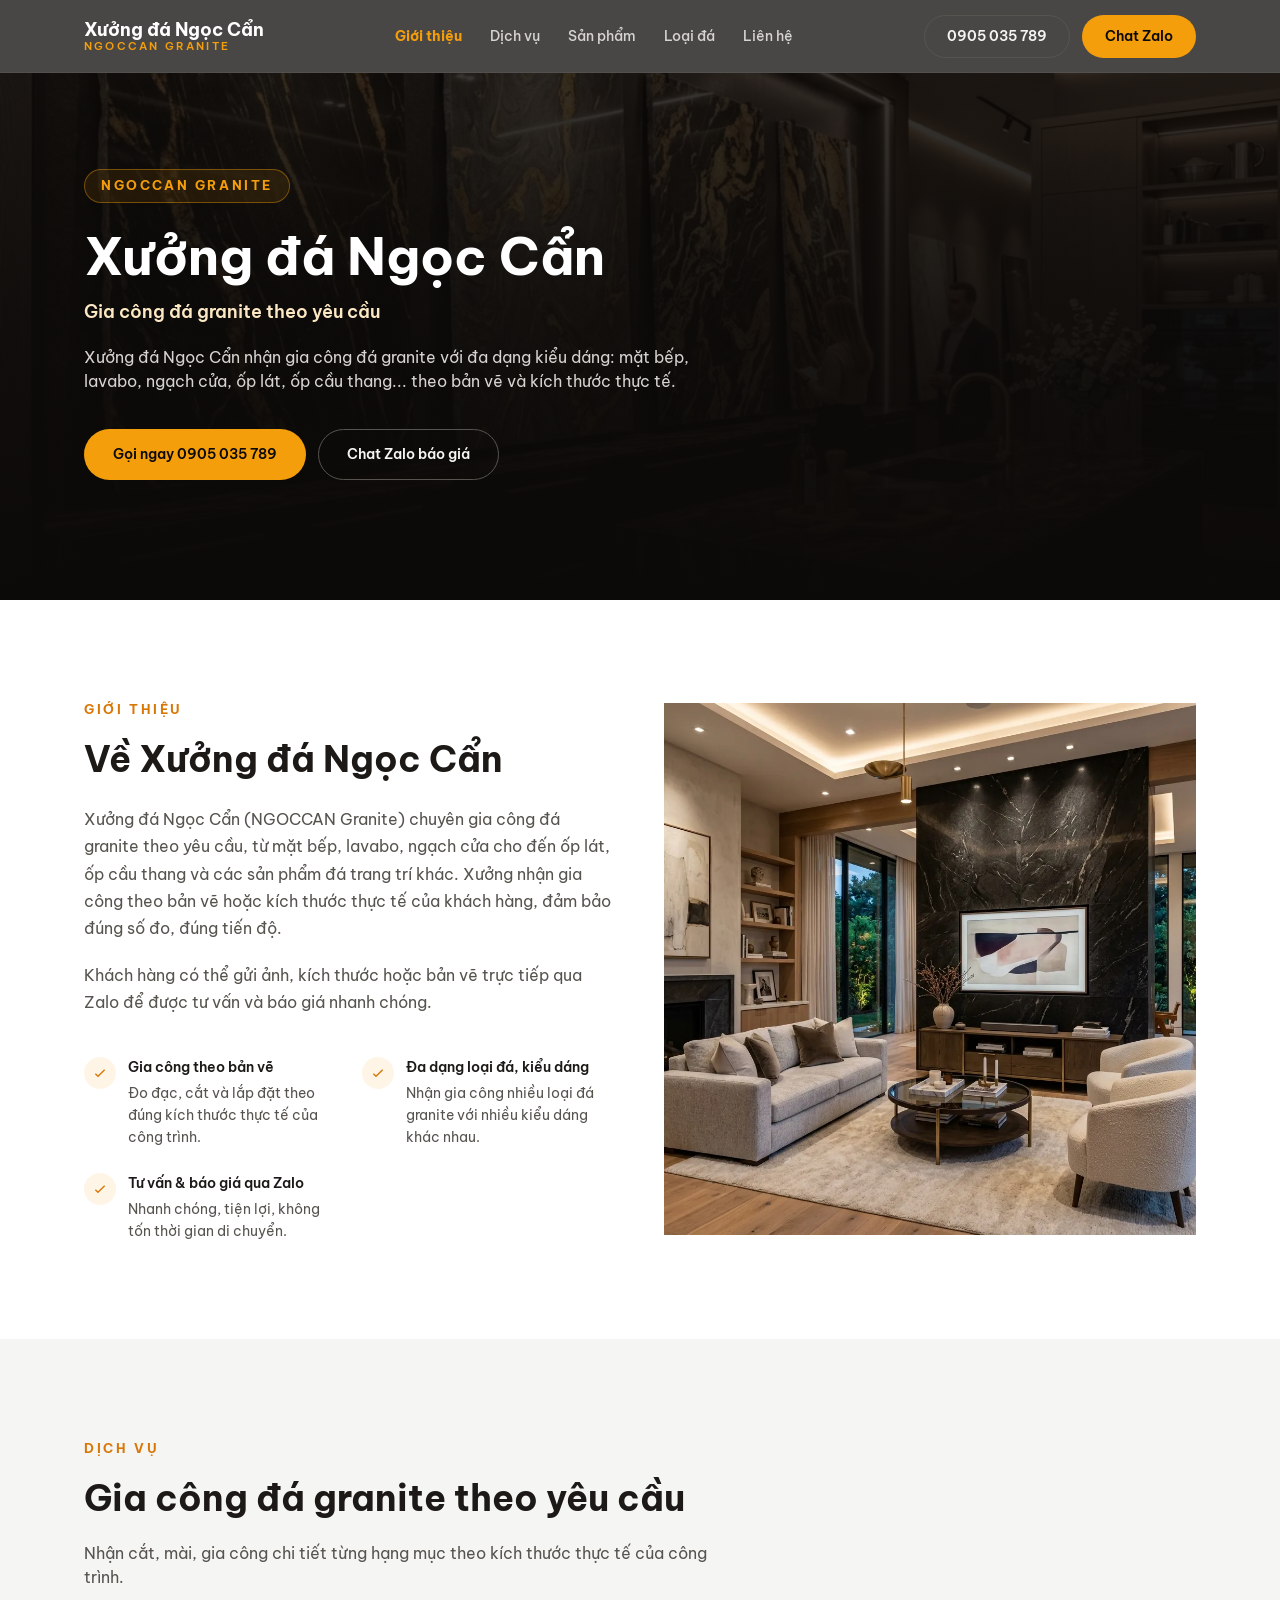
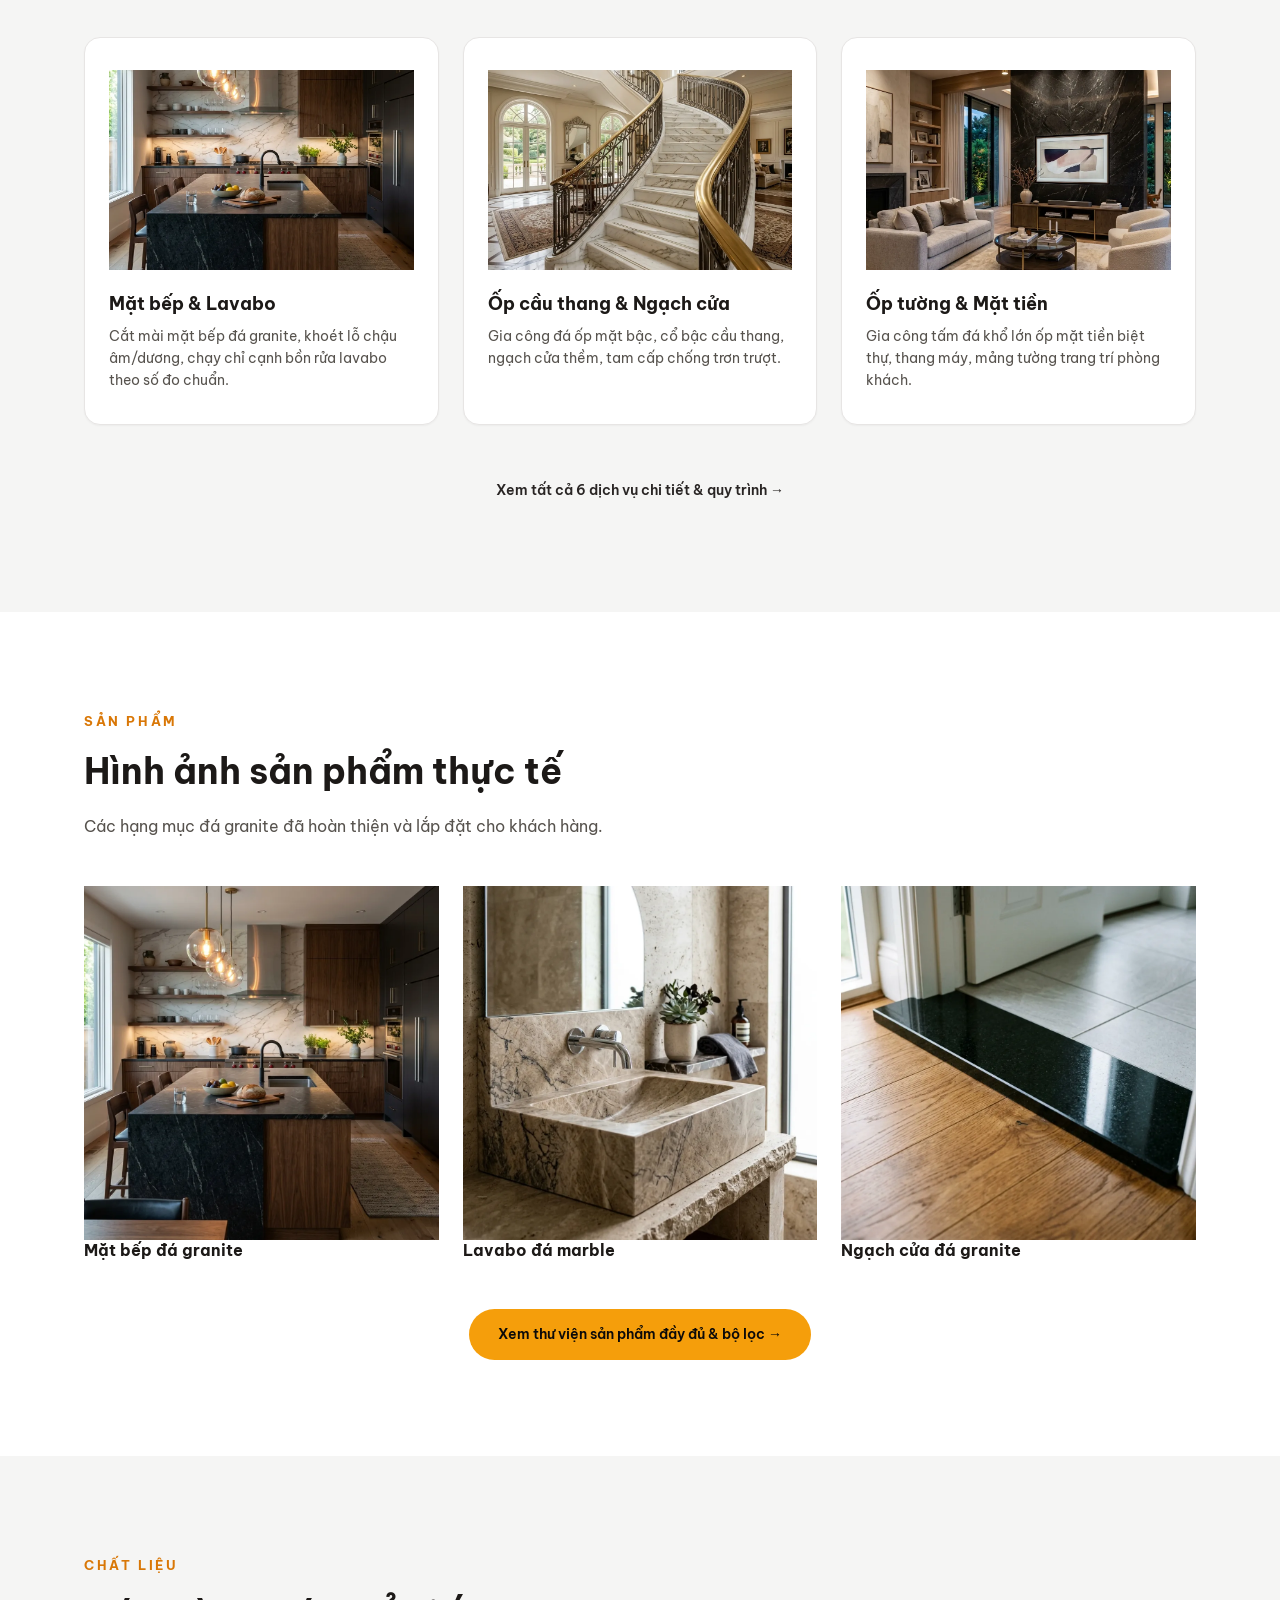
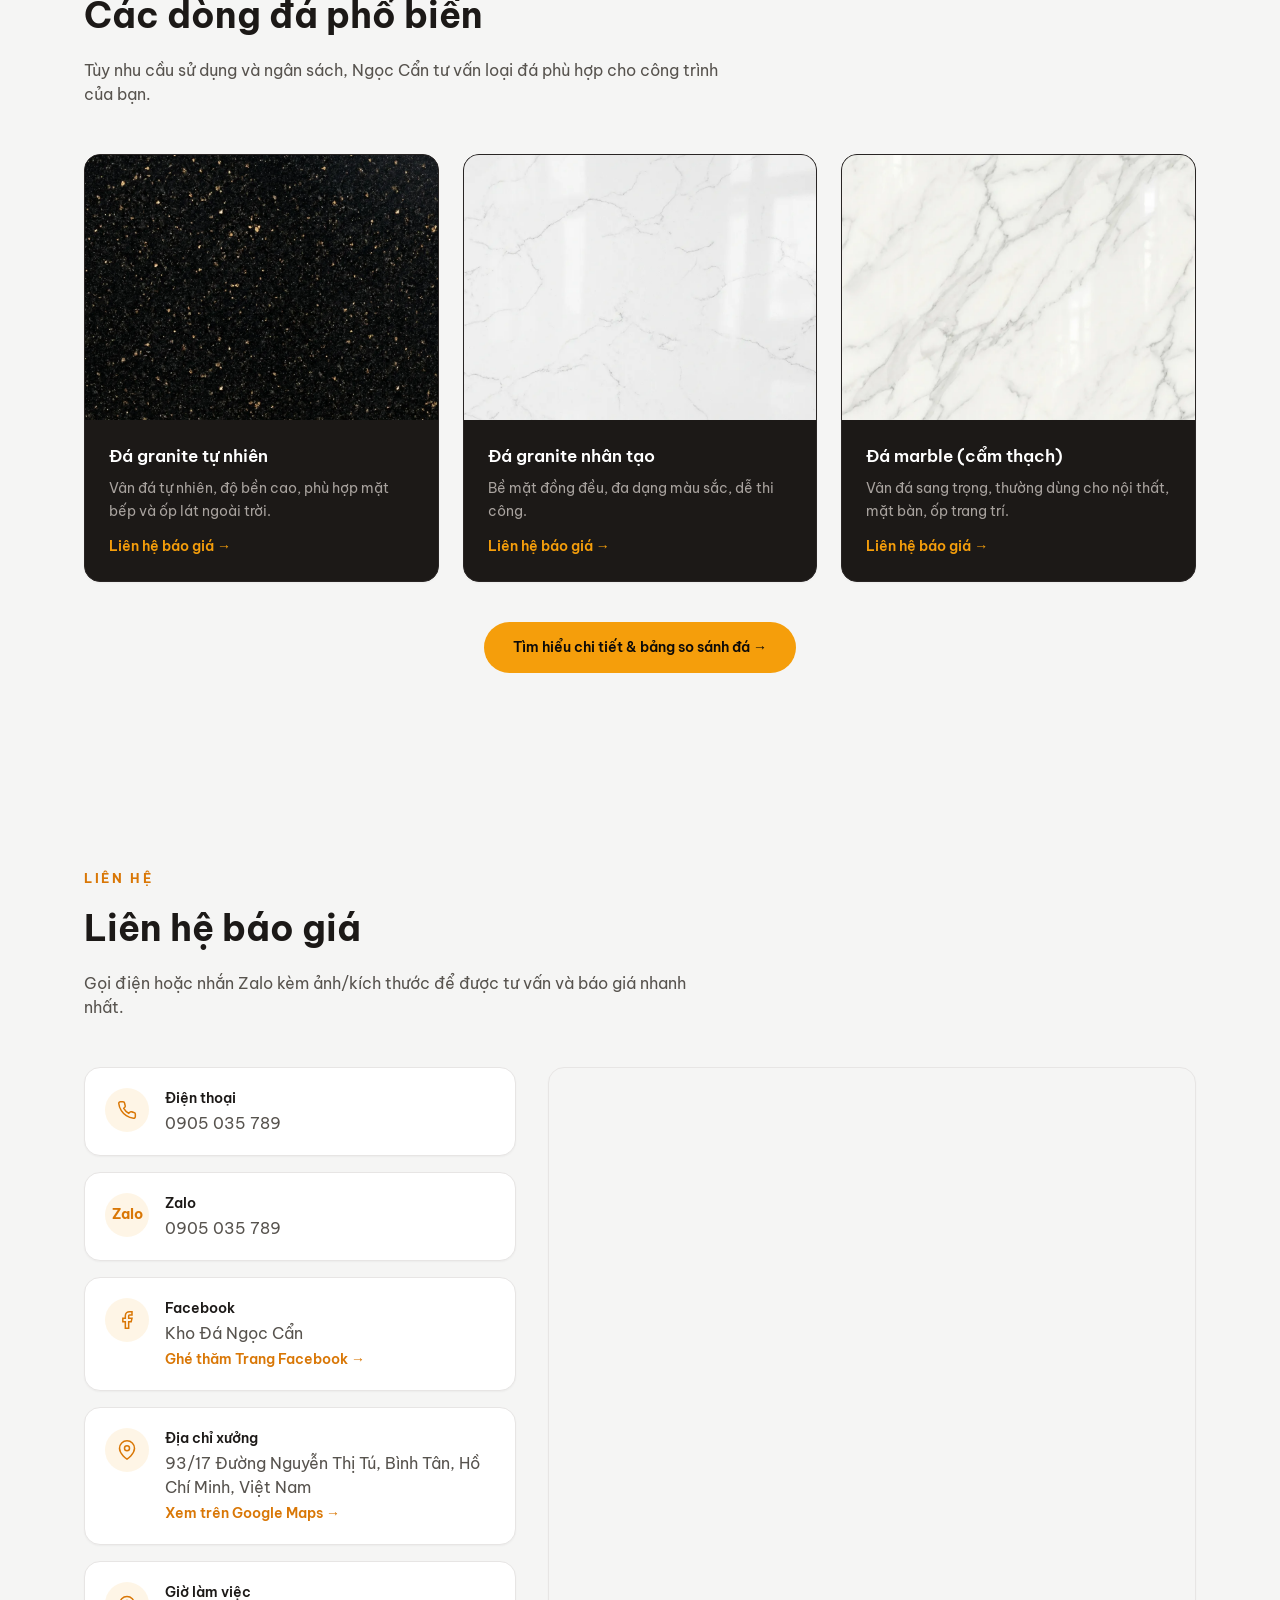
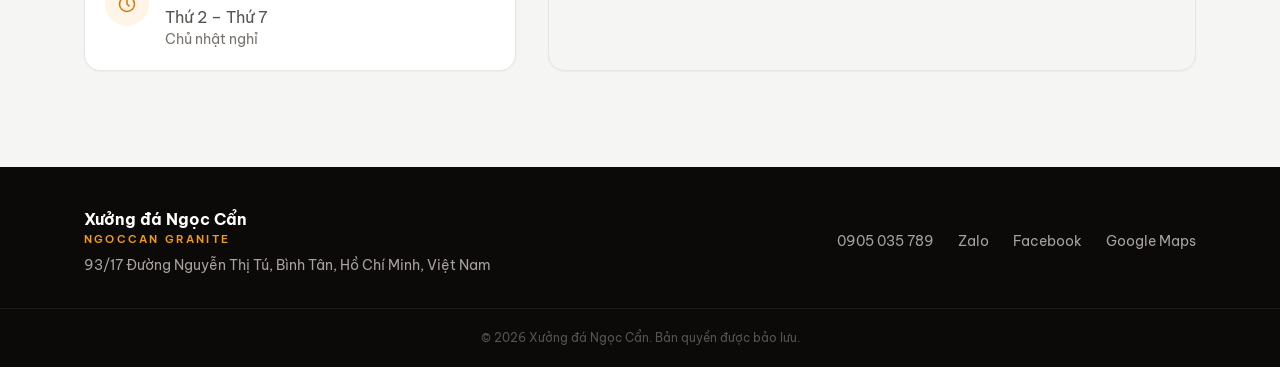
<file: index.html>
<!doctype html>
<html lang="vi">
<head>
  <meta charset="UTF-8" />
  <meta name="viewport" content="width=device-width, initial-scale=1" />
  <title>Xưởng đá Ngọc Cẩn — NGOCCAN Granite | Gia công đá granite theo yêu cầu</title>
  <meta
    name="description"
    content="Xưởng đá Ngọc Cẩn chuyên gia công đá granite mặt bếp, lavabo, ngạch cửa, ốp lát, ốp cầu thang theo bản vẽ và kích thước thực tế. Tư vấn báo giá Zalo 0905 035 789."
  />
  <link rel="preconnect" href="https://fonts.googleapis.com" />
  <link rel="preconnect" href="https://fonts.gstatic.com" crossorigin />
  <link
    href="https://fonts.googleapis.com/css2?family=Be+Vietnam+Pro:wght@400;500;600;700;800&display=swap"
    rel="stylesheet"
  />
  <link rel="icon" type="image/svg+xml" href="images/favicon.svg" />
  <link rel="stylesheet" href="css/styles.css" />
</head>
<body>
  <header class="site-header">
    <div class="container header-inner">
      <a href="index.html" class="brand">
        <span class="brand-name">Xưởng đá Ngọc Cẩn</span>
        <span class="brand-sub">NGOCCAN Granite</span>
      </a>

      <nav class="nav-desktop" aria-label="Điều hướng chính">
        <a href="index.html#gioi-thieu" class="active">Giới thiệu</a>
        <a href="dich-vu.html">Dịch vụ</a>
        <a href="san-pham.html">Sản phẩm</a>
        <a href="loai-da.html">Loại đá</a>
        <a href="#lien-he">Liên hệ</a>
      </nav>

      <div class="header-cta">
        <a href="tel:0905035789" class="btn btn-outline-light">0905 035 789</a>
        <a
          href="https://zalo.me/0905035789"
          target="_blank"
          rel="noopener noreferrer"
          class="btn btn-primary"
          >Chat Zalo</a
        >
      </div>

      <button
        type="button"
        class="menu-toggle"
        id="menuToggle"
        aria-label="Mở menu"
        aria-expanded="false"
        aria-controls="mobileMenu"
      >
        <svg viewBox="0 0 24 24" fill="none" stroke="currentColor" stroke-width="1.8">
          <path d="M4 7h16M4 12h16M4 17h16" />
        </svg>
      </button>
    </div>

    <div class="mobile-menu" id="mobileMenu" hidden>
      <nav aria-label="Điều hướng di động">
        <a href="index.html#gioi-thieu" class="active">Giới thiệu</a>
        <a href="dich-vu.html">Dịch vụ</a>
        <a href="san-pham.html">Sản phẩm</a>
        <a href="loai-da.html">Loại đá</a>
        <a href="#lien-he">Liên hệ</a>
      </nav>
      <div class="mobile-menu-cta">
        <a href="tel:0905035789" class="btn btn-outline-light block"
          >Gọi 0905 035 789</a
        >
        <a
          href="https://zalo.me/0905035789"
          target="_blank"
          rel="noopener noreferrer"
          class="btn btn-primary block"
          >Chat Zalo</a
        >
      </div>
    </div>
  </header>

  <main>
    <!-- HERO -->
    <section id="top" class="hero">
      <div class="hero-bg">
        <img src="images/hero_bg.webp" alt="Không gian trưng bày đá Granite Ngọc Cẩn" class="hero-img" />
        <div class="hero-overlay"></div>
      </div>

      <div class="container hero-content">
        <span class="eyebrow eyebrow-dark">NGOCCAN Granite</span>
        <h1>Xưởng đá Ngọc Cẩn</h1>
        <p class="hero-tagline">Gia công đá granite theo yêu cầu</p>
        <p class="hero-desc">
          Xưởng đá Ngọc Cẩn nhận gia công đá granite với đa dạng kiểu dáng:
          mặt bếp, lavabo, ngạch cửa, ốp lát, ốp cầu thang... theo bản vẽ và
          kích thước thực tế.
        </p>
        <div class="hero-actions">
          <a href="tel:0905035789" class="btn btn-primary btn-lg"
            >Gọi ngay 0905 035 789</a
          >
          <a
            href="https://zalo.me/0905035789"
            target="_blank"
            rel="noopener noreferrer"
            class="btn btn-outline-light btn-lg"
            >Chat Zalo báo giá</a
          >
        </div>
      </div>
    </section>

    <!-- GIỚI THIỆU -->
    <section id="gioi-thieu" class="section section-white">
      <div class="container about-grid">
        <div>
          <span class="eyebrow">Giới thiệu</span>
          <h2>Về Xưởng đá Ngọc Cẩn</h2>
          <p>
            Xưởng đá Ngọc Cẩn (NGOCCAN Granite) chuyên gia công đá granite
            theo yêu cầu, từ mặt bếp, lavabo, ngạch cửa cho đến ốp lát, ốp cầu
            thang và các sản phẩm đá trang trí khác. Xưởng nhận gia công theo
            bản vẽ hoặc kích thước thực tế của khách hàng, đảm bảo đúng số
            đo, đúng tiến độ.
          </p>
          <p>
            Khách hàng có thể gửi ảnh, kích thước hoặc bản vẽ trực tiếp qua
            Zalo để được tư vấn và báo giá nhanh chóng.
          </p>

          <dl class="highlights">
            <div class="highlight-item">
              <span class="highlight-icon">
                <svg viewBox="0 0 24 24" fill="none" stroke="currentColor" stroke-width="2">
                  <path d="M5 13l4 4L19 7" />
                </svg>
              </span>
              <div>
                <dt>Gia công theo bản vẽ</dt>
                <dd>
                  Đo đạc, cắt và lắp đặt theo đúng kích thước thực tế của
                  công trình.
                </dd>
              </div>
            </div>
            <div class="highlight-item">
              <span class="highlight-icon">
                <svg viewBox="0 0 24 24" fill="none" stroke="currentColor" stroke-width="2">
                  <path d="M5 13l4 4L19 7" />
                </svg>
              </span>
              <div>
                <dt>Đa dạng loại đá, kiểu dáng</dt>
                <dd>
                  Nhận gia công nhiều loại đá granite với nhiều kiểu dáng
                  khác nhau.
                </dd>
              </div>
            </div>
            <div class="highlight-item">
              <span class="highlight-icon">
                <svg viewBox="0 0 24 24" fill="none" stroke="currentColor" stroke-width="2">
                  <path d="M5 13l4 4L19 7" />
                </svg>
              </span>
              <div>
                <dt>Tư vấn & báo giá qua Zalo</dt>
                <dd>
                  Nhanh chóng, tiện lợi, không tốn thời gian di chuyển.
                </dd>
              </div>
            </div>
          </dl>
        </div>

        <div class="img-wrap about-img-wrap">
          <img src="images/about_finished.webp" alt="Xưởng gia công đá granite Ngọc Cẩn" loading="lazy" />
        </div>
      </div>
    </section>

    <!-- DỊCH VỤ -->
    <section id="dich-vu" class="section section-tint">
      <div class="container">
        <div class="section-heading">
          <span class="eyebrow">Dịch vụ</span>
          <h2>Gia công đá granite theo yêu cầu</h2>
          <p>
            Nhận cắt, mài, gia công chi tiết từng hạng mục theo kích thước
            thực tế của công trình.
          </p>
        </div>

        <div class="grid grid-3">
          <div class="service-card">
            <div class="img-wrap aspect-square" style="border-radius: var(--radius-md); margin-bottom: 20px; overflow: hidden; height: 200px;">
              <img src="images/kitchen.webp" alt="Mặt bếp & Lavabo đá granite" loading="lazy" style="width: 100%; height: 100%; object-fit: cover;" />
            </div>
            <h3>Mặt bếp & Lavabo</h3>
            <p>
              Cắt mài mặt bếp đá granite, khoét lỗ chậu âm/dương, chạy chỉ
              cạnh bồn rửa lavabo theo số đo chuẩn.
            </p>
          </div>

          <div class="service-card">
            <div class="img-wrap aspect-square" style="border-radius: var(--radius-md); margin-bottom: 20px; overflow: hidden; height: 200px;">
              <img src="images/stairs.webp" alt="Ốp cầu thang & Ngạch cửa đá granite" loading="lazy" style="width: 100%; height: 100%; object-fit: cover;" />
            </div>
            <h3>Ốp cầu thang & Ngạch cửa</h3>
            <p>
              Gia công đá ốp mặt bậc, cổ bậc cầu thang, ngạch cửa thềm, tam
              cấp chống trơn trượt.
            </p>
          </div>

          <div class="service-card">
            <div class="img-wrap aspect-square" style="border-radius: var(--radius-md); margin-bottom: 20px; overflow: hidden; height: 200px;">
              <img src="images/about_finished.webp" alt="Ốp tường & Mặt tiền đá" loading="lazy" style="width: 100%; height: 100%; object-fit: cover;" />
            </div>
            <h3>Ốp tường & Mặt tiền</h3>
            <p>
              Gia công tấm đá khổ lớn ốp mặt tiền biệt thự, thang máy, mảng
              tường trang trí phòng khách.
            </p>
          </div>
        </div>

        <div class="section-actions text-center" style="margin-top: 40px; text-align: center;">
          <a href="dich-vu.html" class="btn btn-outline-dark btn-lg">Xem tất cả 6 dịch vụ chi tiết & quy trình →</a>
        </div>
      </div>
    </section>

    <!-- SẢN PHẨM -->
    <section id="san-pham" class="section section-white">
      <div class="container">
        <div class="section-heading">
          <span class="eyebrow">Sản phẩm</span>
          <h2>Hình ảnh sản phẩm thực tế</h2>
          <p>
            Các hạng mục đá granite đã hoàn thiện và lắp đặt cho khách
            hàng.
          </p>
        </div>

        <div class="grid grid-3">
          <div class="product-card">
            <div class="img-wrap aspect-square">
              <img src="images/kitchen.webp" alt="Mặt bếp đá granite" loading="lazy" />
            </div>
            <p class="product-title">Mặt bếp đá granite</p>
          </div>

          <div class="product-card">
            <div class="img-wrap aspect-square">
              <img src="images/lavabo.webp" alt="Lavabo đá marble" loading="lazy" />
            </div>
            <p class="product-title">Lavabo đá marble</p>
          </div>

          <div class="product-card">
            <div class="img-wrap aspect-square">
              <img src="images/threshold.webp" alt="Ngạch cửa đá granite" loading="lazy" />
            </div>
            <p class="product-title">Ngạch cửa đá granite</p>
          </div>
        </div>

        <div class="section-actions text-center" style="margin-top: 40px; text-align: center;">
          <a href="san-pham.html" class="btn btn-primary btn-lg">Xem thư viện sản phẩm đầy đủ & bộ lọc →</a>
        </div>
      </div>
    </section>

    <!-- LOẠI ĐÁ -->
    <section id="loai-da" class="section section-tint">
      <div class="container">
        <div class="section-heading">
          <span class="eyebrow">Chất liệu</span>
          <h2>Các dòng đá phổ biến</h2>
          <p>
            Tùy nhu cầu sử dụng và ngân sách, Ngọc Cẩn tư vấn loại đá phù
            hợp cho công trình của bạn.
          </p>
        </div>

        <div class="grid grid-3">
          <article class="card card-dark">
            <div class="img-wrap card-img">
              <img src="images/stone_natural.webp" alt="Đá granite tự nhiên" loading="lazy" />
            </div>
            <div class="card-body">
              <h3>Đá granite tự nhiên</h3>
              <p>
                Vân đá tự nhiên, độ bền cao, phù hợp mặt bếp và ốp lát ngoài
                trời.
              </p>
              <a
                href="https://zalo.me/0905035789"
                target="_blank"
                rel="noopener noreferrer"
                class="card-link"
                >Liên hệ báo giá →</a
              >
            </div>
          </article>
          <article class="card card-dark">
            <div class="img-wrap card-img">
              <img src="images/stone_artificial.webp" alt="Đá granite nhân tạo" loading="lazy" />
            </div>
            <div class="card-body">
              <h3>Đá granite nhân tạo</h3>
              <p>Bề mặt đồng đều, đa dạng màu sắc, dễ thi công.</p>
              <a
                href="https://zalo.me/0905035789"
                target="_blank"
                rel="noopener noreferrer"
                class="card-link"
                >Liên hệ báo giá →</a
              >
            </div>
          </article>
          <article class="card card-dark">
            <div class="img-wrap card-img">
              <img src="images/stone_marble.webp" alt="Đá marble (cẩm thạch)" loading="lazy" />
            </div>
            <div class="card-body">
              <h3>Đá marble (cẩm thạch)</h3>
              <p>
                Vân đá sang trọng, thường dùng cho nội thất, mặt bàn, ốp
                trang trí.
              </p>
              <a
                href="https://zalo.me/0905035789"
                target="_blank"
                rel="noopener noreferrer"
                class="card-link"
                >Liên hệ báo giá →</a
              >
            </div>
          </article>
        </div>

        <div class="section-actions text-center" style="margin-top: 40px; text-align: center;">
          <a href="loai-da.html" class="btn btn-primary btn-lg">Tìm hiểu chi tiết & bảng so sánh đá →</a>
        </div>
      </div>
    </section>

    <!-- LIÊN HỆ -->
    <section id="lien-he" class="section section-tint">
      <div class="container">
        <div class="section-heading">
          <span class="eyebrow">Liên hệ</span>
          <h2>Liên hệ báo giá</h2>
          <p>
            Gọi điện hoặc nhắn Zalo kèm ảnh/kích thước để được tư vấn và báo
            giá nhanh nhất.
          </p>
        </div>

        <div class="contact-grid">
          <div class="contact-cards">
            <a href="tel:0905035789" class="contact-card">
              <span class="contact-icon">
                <svg viewBox="0 0 24 24" fill="none" stroke="currentColor" stroke-width="1.8">
                  <path
                    d="M22 16.92v3a2 2 0 0 1-2.18 2 19.79 19.79 0 0 1-8.63-3.07 19.5 19.5 0 0 1-6-6 19.79 19.79 0 0 1-3.07-8.67A2 2 0 0 1 4.11 2h3a2 2 0 0 1 2 1.72c.127.96.361 1.903.7 2.81a2 2 0 0 1-.45 2.11L8.09 9.91a16 16 0 0 0 6 6l1.27-1.27a2 2 0 0 1 2.11-.45c.907.339 1.85.573 2.81.7A2 2 0 0 1 22 16.92z"
                  />
                </svg>
              </span>
              <div>
                <p class="contact-label">Điện thoại</p>
                <p class="contact-value">0905 035 789</p>
              </div>
            </a>

            <a
              href="https://zalo.me/0905035789"
              target="_blank"
              rel="noopener noreferrer"
              class="contact-card"
            >
              <span class="contact-icon contact-icon-text">Zalo</span>
              <div>
                <p class="contact-label">Zalo</p>
                <p class="contact-value">0905 035 789</p>
              </div>
            </a>

            <a
              href="https://www.facebook.com/profile.php?id=61575612324085"
              target="_blank"
              rel="noopener noreferrer"
              class="contact-card"
            >
              <span class="contact-icon">
                <svg viewBox="0 0 24 24" fill="none" stroke="currentColor" stroke-width="1.8">
                  <path d="M18 2h-3a5 5 0 0 0-5 5v3H7v4h3v8h4v-8h3l1-4h-4V7a1 1 0 0 1 1-1h3z" />
                </svg>
              </span>
              <div>
                <p class="contact-label">Facebook</p>
                <p class="contact-value">Kho Đá Ngọc Cẩn</p>
                <span class="contact-link">Ghé thăm Trang Facebook →</span>
              </div>
            </a>

            <a
              href="https://maps.app.goo.gl/am6ZZ63BUA5D7sE89"
              target="_blank"
              rel="noopener noreferrer"
              class="contact-card"
            >
              <span class="contact-icon">
                <svg viewBox="0 0 24 24" fill="none" stroke="currentColor" stroke-width="1.8">
                  <path d="M21 10c0 7-9 13-9 13s-9-6-9-13a9 9 0 0 1 18 0z" />
                  <circle cx="12" cy="10" r="3" />
                </svg>
              </span>
              <div>
                <p class="contact-label">Địa chỉ xưởng</p>
                <p class="contact-value">
                  93/17 Đường Nguyễn Thị Tú, Bình Tân, Hồ Chí Minh, Việt Nam
                </p>
                <span class="contact-link">Xem trên Google Maps →</span>
              </div>
            </a>

            <div class="contact-card contact-card-static">
              <span class="contact-icon">
                <svg viewBox="0 0 24 24" fill="none" stroke="currentColor" stroke-width="1.8">
                  <circle cx="12" cy="12" r="9" />
                  <path d="M12 7v5l3 3" />
                </svg>
              </span>
              <div>
                <p class="contact-label">Giờ làm việc</p>
                <p class="contact-value">Thứ 2 – Thứ 7</p>
                <p class="contact-note">Chủ nhật nghỉ</p>
              </div>
            </div>
          </div>

          <div class="map-wrap">
            <iframe
              title="Bản đồ xưởng đá Ngọc Cẩn"
              src="https://www.google.com/maps?q=Kho+%C4%90%C3%A1+Hoa+C%C6%B0%C6%A1ng+Ng%E1%BB%8Dc+C%E1%BA%A9n,+93+%C4%90%C6%B0%E1%BB%9Dng+Nguy%E1%BB%85n+Th%E1%BB%8B+T%C3%BA,+B%C3%ACnh+T%C3%A2n,+H%E1%BB%93+Ch%C3%AD+Minh&output=embed"
              loading="lazy"
              referrerpolicy="no-referrer-when-downgrade"
            ></iframe>
          </div>
        </div>
      </div>
    </section>
  </main>

  <!-- FOOTER -->
  <footer class="site-footer">
    <div class="container footer-inner">
      <div>
        <p class="footer-name">Xưởng đá Ngọc Cẩn</p>
        <p class="footer-brand">NGOCCAN Granite</p>
        <p class="footer-address">
          93/17 Đường Nguyễn Thị Tú, Bình Tân, Hồ Chí Minh, Việt Nam
        </p>
      </div>
      <div class="footer-links">
        <a href="tel:0905035789">0905 035 789</a>
        <a href="https://zalo.me/0905035789" target="_blank" rel="noopener noreferrer">Zalo</a>
        <a href="https://www.facebook.com/profile.php?id=61575612324085" target="_blank" rel="noopener noreferrer">Facebook</a>
        <a
          href="https://maps.app.goo.gl/am6ZZ63BUA5D7sE89"
          target="_blank"
          rel="noopener noreferrer"
          >Google Maps</a
        >
      </div>
    </div>
    <p class="footer-copy">
      © <span id="year"></span> Xưởng đá Ngọc Cẩn. Bản quyền được bảo lưu.
    </p>
  </footer>

  <script src="js/main.js"></script>
</body>
</html>
</file>
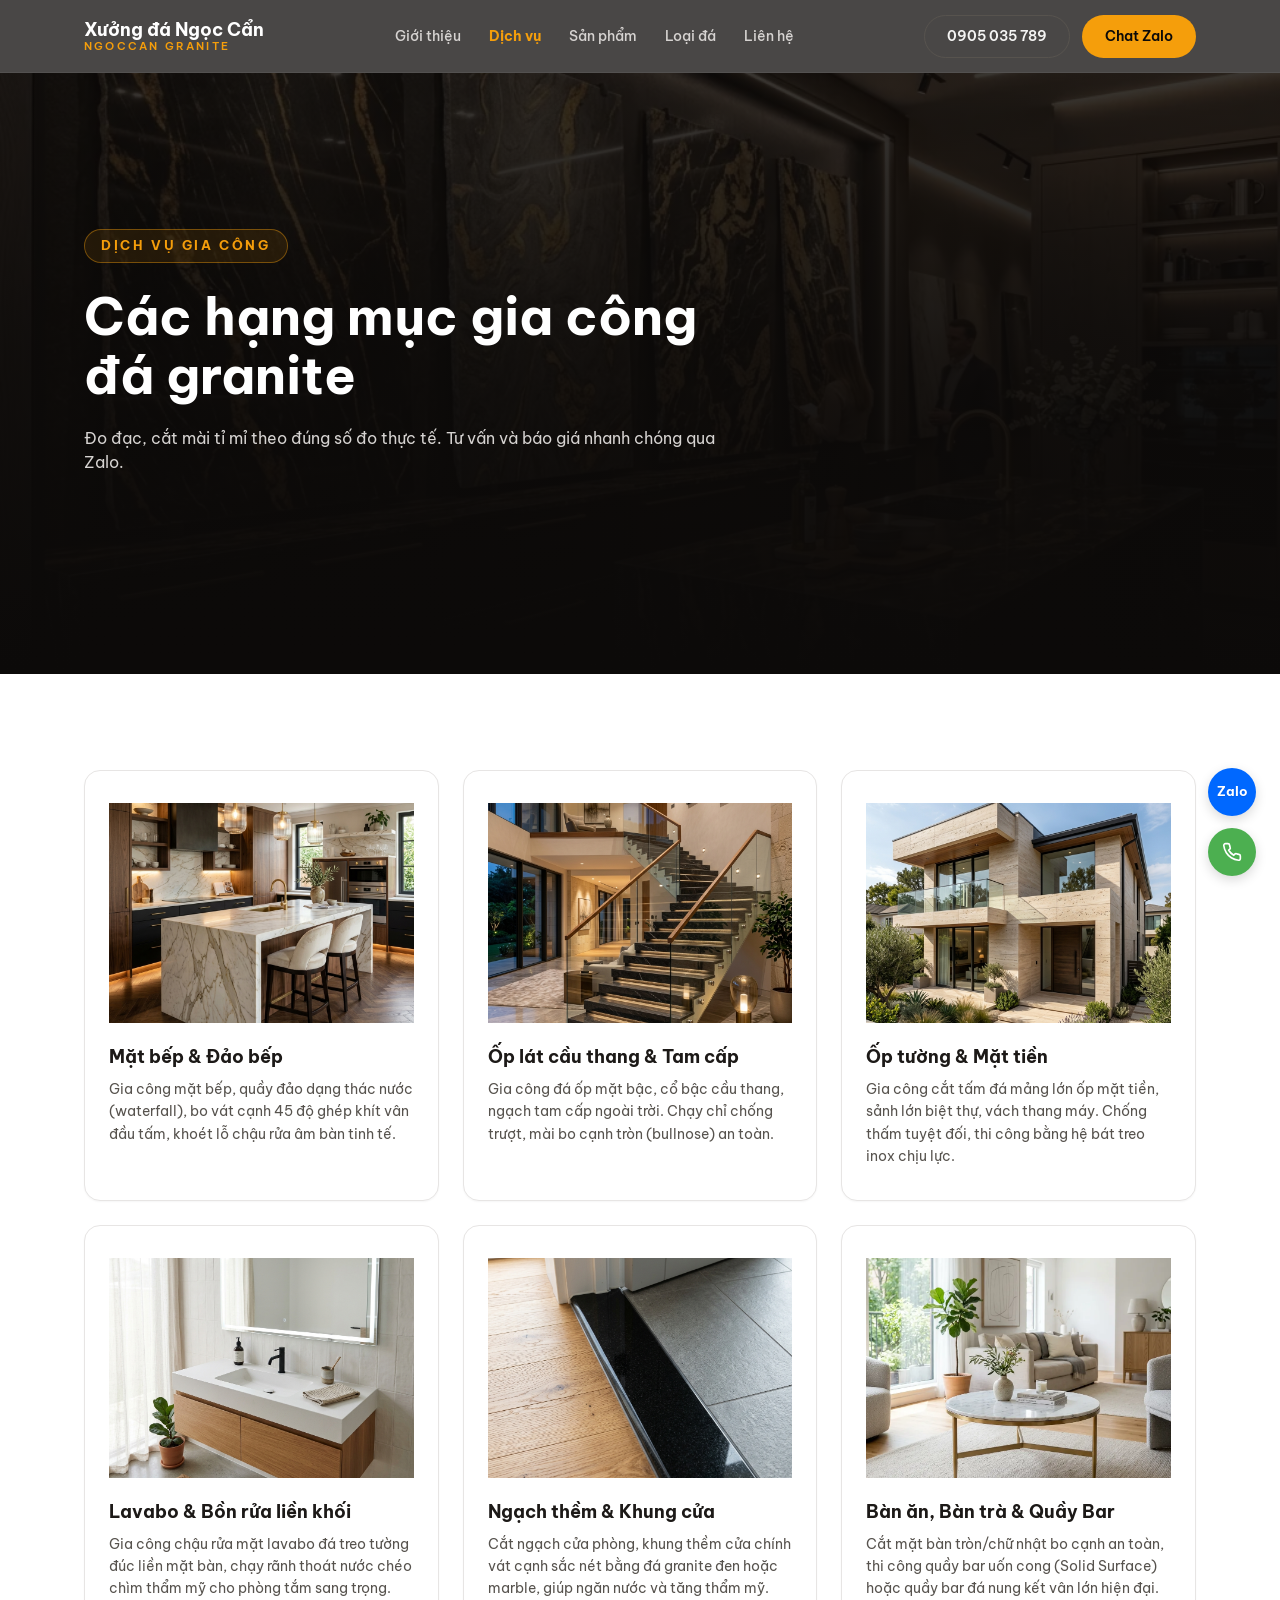
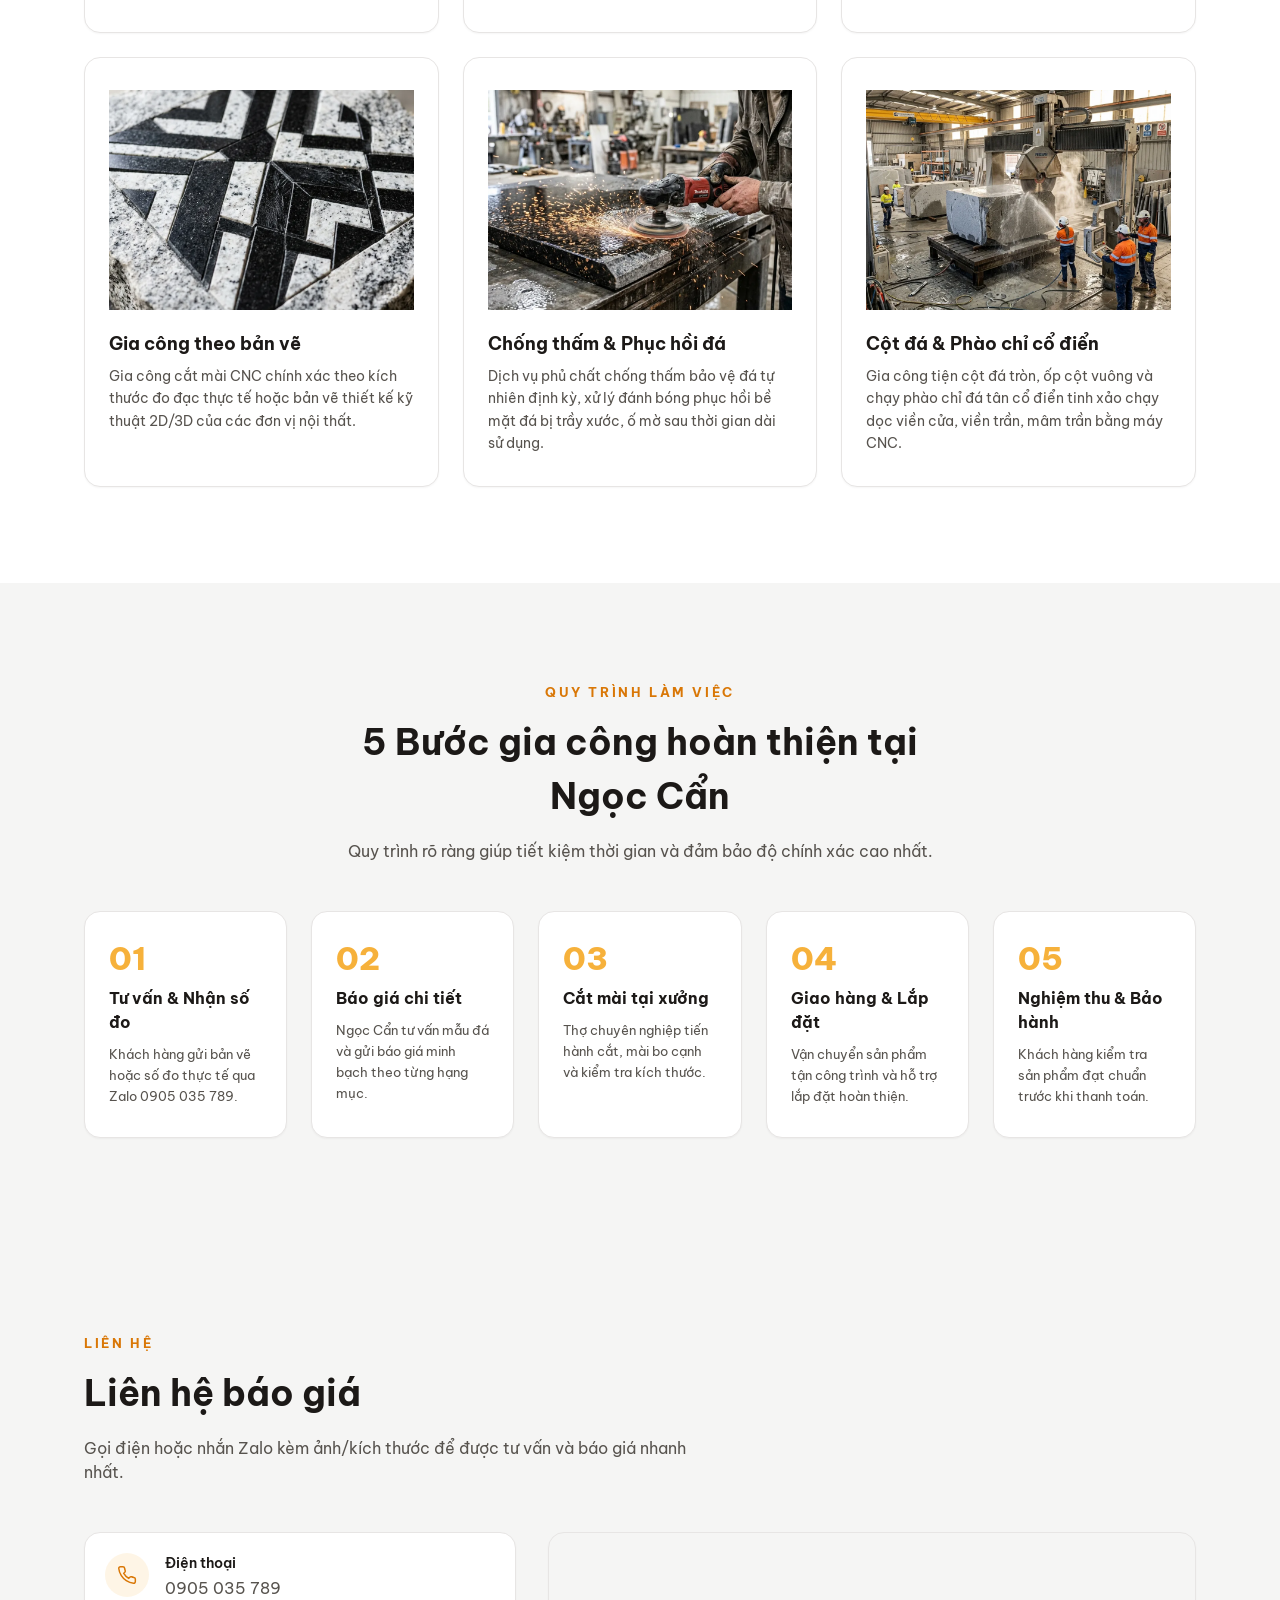
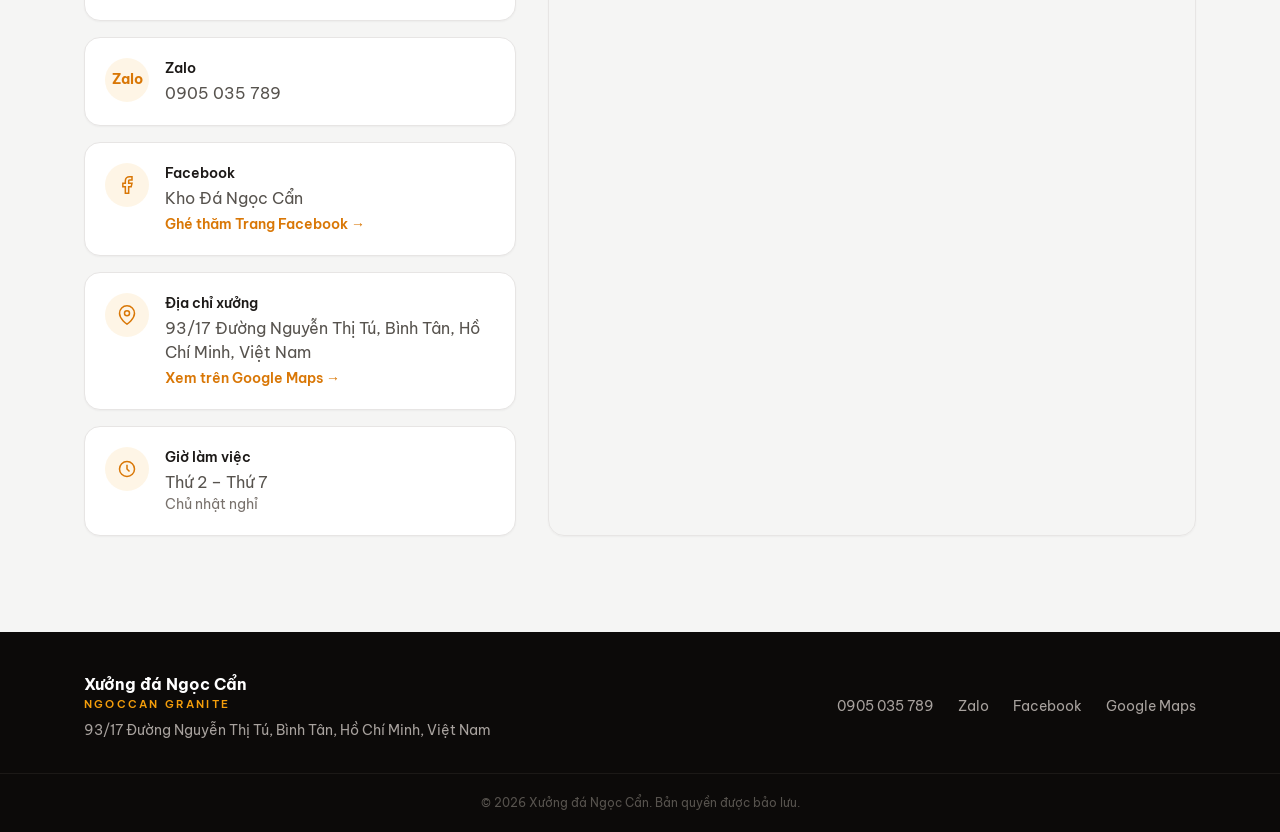
<file: dich-vu.html>
<!doctype html>
<html lang="vi">
<head>
  <meta charset="UTF-8" />
  <meta name="viewport" content="width=device-width, initial-scale=1" />
  <title>Dịch Vụ Gia Công Đá Granite Theo Yêu Cầu | Xưởng đá Ngọc Cẩn</title>
  <meta name="description" content="Chuyên nhận cắt, mài, khoét lỗ chậu lavabo, ốp lát cầu thang, ngạch cửa, mặt tiền đá granite tự nhiên và nhân tạo tại TP.HCM." />
  <link rel="preconnect" href="https://fonts.googleapis.com" />
  <link rel="preconnect" href="https://fonts.gstatic.com" crossorigin />
  <link href="https://fonts.googleapis.com/css2?family=Be+Vietnam+Pro:wght@400;500;600;700;800&display=swap" rel="stylesheet" />
  <link rel="icon" type="image/svg+xml" href="images/favicon.svg" />
  <link rel="stylesheet" href="css/styles.css" />
</head>
<body>
  <header class="site-header">
    <div class="container header-inner">
      <a href="index.html" class="brand">
        <span class="brand-name">Xưởng đá Ngọc Cẩn</span>
        <span class="brand-sub">NGOCCAN Granite</span>
      </a>

      <nav class="nav-desktop" aria-label="Điều hướng chính">
        <a href="index.html#gioi-thieu">Giới thiệu</a>
        <a href="dich-vu.html" class="active">Dịch vụ</a>
        <a href="san-pham.html">Sản phẩm</a>
        <a href="loai-da.html">Loại đá</a>
        <a href="#lien-he">Liên hệ</a>
      </nav>

      <div class="header-cta">
        <a href="tel:0905035789" class="btn btn-outline-light">0905 035 789</a>
        <a href="https://zalo.me/0905035789" target="_blank" rel="noopener noreferrer" class="btn btn-primary">Chat Zalo</a>
      </div>

      <button type="button" class="menu-toggle" id="menuToggle" aria-label="Mở menu" aria-expanded="false" aria-controls="mobileMenu">
        <svg viewBox="0 0 24 24" fill="none" stroke="currentColor" stroke-width="1.8">
          <path d="M4 7h16M4 12h16M4 17h16" />
        </svg>
      </button>
    </div>

    <div class="mobile-menu" id="mobileMenu" hidden>
      <nav aria-label="Điều hướng di động">
        <a href="index.html#gioi-thieu">Giới thiệu</a>
        <a href="dich-vu.html" class="active">Dịch vụ</a>
        <a href="san-pham.html">Sản phẩm</a>
        <a href="loai-da.html">Loại đá</a>
        <a href="#lien-he">Liên hệ</a>
      </nav>
      <div class="mobile-menu-cta">
        <a href="tel:0905035789" class="btn btn-outline-light block">Gọi 0905 035 789</a>
        <a href="https://zalo.me/0905035789" target="_blank" rel="noopener noreferrer" class="btn btn-primary block">Chat Zalo</a>
      </div>
    </div>
  </header>

  <main>
    <!-- Page Banner -->
    <section class="hero hero-subpage">
      <div class="hero-bg">
        <img src="images/hero_bg.webp" alt="Xưởng gia công đá" class="hero-img" />
        <div class="hero-overlay"></div>
      </div>
      <div class="container hero-content">
        <span class="eyebrow eyebrow-dark">Dịch Vụ Gia Công</span>
        <h1>Các hạng mục gia công đá granite</h1>
        <p class="hero-desc">Đo đạc, cắt mài tỉ mỉ theo đúng số đo thực tế. Tư vấn và báo giá nhanh chóng qua Zalo.</p>
      </div>
    </section>

    <!-- Danh sách dịch vụ chi tiết -->
    <section class="section section-white">
      <div class="container">
        <div class="grid grid-3">
          <!-- 1. Mặt Bếp & Đảo Bếp -->
          <div class="service-card">
            <div class="img-wrap aspect-square" style="border-radius: var(--radius-md); margin-bottom: 20px; overflow: hidden; height: 220px;">
              <img src="images/service_kitchen_island.png" alt="Mặt bếp và đảo bếp đá" loading="lazy" style="width: 100%; height: 100%; object-fit: cover;" />
            </div>
            <h3>Mặt bếp &amp; Đảo bếp</h3>
            <p>Gia công mặt bếp, quầy đảo dạng thác nước (waterfall), bo vát cạnh 45 độ ghép khít vân đầu tấm, khoét lỗ chậu rửa âm bàn tinh tế.</p>
          </div>

          <!-- 2. Cầu Thang & Tam Cấp -->
          <div class="service-card">
            <div class="img-wrap aspect-square" style="border-radius: var(--radius-md); margin-bottom: 20px; overflow: hidden; height: 220px;">
              <img src="images/service_stairs.png" alt="Ốp cầu thang đá" loading="lazy" style="width: 100%; height: 100%; object-fit: cover;" />
            </div>
            <h3>Ốp lát cầu thang &amp; Tam cấp</h3>
            <p>Gia công đá ốp mặt bậc, cổ bậc cầu thang, ngạch tam cấp ngoài trời. Chạy chỉ chống trượt, mài bo cạnh tròn (bullnose) an toàn.</p>
          </div>

          <!-- 3. Mặt Tiền & Vách Trang Trí -->
          <div class="service-card">
            <div class="img-wrap aspect-square" style="border-radius: var(--radius-md); margin-bottom: 20px; overflow: hidden; height: 220px;">
              <img src="images/service_facade.png" alt="Ốp mặt tiền thang máy" loading="lazy" style="width: 100%; height: 100%; object-fit: cover;" />
            </div>
            <h3>Ốp tường &amp; Mặt tiền</h3>
            <p>Gia công cắt tấm đá mảng lớn ốp mặt tiền, sảnh lớn biệt thự, vách thang máy. Chống thấm tuyệt đối, thi công bằng hệ bát treo inox chịu lực.</p>
          </div>

          <!-- 4. Lavabo & Bồn Rửa -->
          <div class="service-card">
            <div class="img-wrap aspect-square" style="border-radius: var(--radius-md); margin-bottom: 20px; overflow: hidden; height: 220px;">
              <img src="images/service_lavabo.png" alt="Lavabo đá marble nhân tạo" loading="lazy" style="width: 100%; height: 100%; object-fit: cover;" />
            </div>
            <h3>Lavabo &amp; Bồn rửa liền khối</h3>
            <p>Gia công chậu rửa mặt lavabo đá treo tường đúc liền mặt bàn, chạy rãnh thoát nước chéo chìm thẩm mỹ cho phòng tắm sang trọng.</p>
          </div>

          <!-- 5. Ngạch Cửa & Khung Thềm -->
          <div class="service-card">
            <div class="img-wrap aspect-square" style="border-radius: var(--radius-md); margin-bottom: 20px; overflow: hidden; height: 220px;">
              <img src="images/service_threshold.png" alt="Ngạch cửa đá granite" loading="lazy" style="width: 100%; height: 100%; object-fit: cover;" />
            </div>
            <h3>Ngạch thềm &amp; Khung cửa</h3>
            <p>Cắt ngạch cửa phòng, khung thềm cửa chính vát cạnh sắc nét bằng đá granite đen hoặc marble, giúp ngăn nước và tăng thẩm mỹ.</p>
          </div>

          <!-- 6. Bàn Ăn, Bàn Trà & Quầy Bar -->
          <div class="service-card">
            <div class="img-wrap aspect-square" style="border-radius: var(--radius-md); margin-bottom: 20px; overflow: hidden; height: 220px;">
              <img src="images/furniture.webp" alt="Mặt bàn ăn đá nung kết" loading="lazy" style="width: 100%; height: 100%; object-fit: cover;" />
            </div>
            <h3>Bàn ăn, Bàn trà &amp; Quầy Bar</h3>
            <p>Cắt mặt bàn tròn/chữ nhật bo cạnh an toàn, thi công quầy bar uốn cong (Solid Surface) hoặc quầy bar đá nung kết vân lớn hiện đại.</p>
          </div>

          <!-- 7. Gia Công Theo Bản Vẽ -->
          <div class="service-card">
            <div class="img-wrap aspect-square" style="border-radius: var(--radius-md); margin-bottom: 20px; overflow: hidden; height: 220px;">
              <img src="images/custom.webp" alt="Gia công đá theo bản vẽ thiết kế" loading="lazy" style="width: 100%; height: 100%; object-fit: cover;" />
            </div>
            <h3>Gia công theo bản vẽ</h3>
            <p>Gia công cắt mài CNC chính xác theo kích thước đo đạc thực tế hoặc bản vẽ thiết kế kỹ thuật 2D/3D của các đơn vị nội thất.</p>
          </div>

          <!-- 8. Chống Thấm & Phục Hồi -->
          <div class="service-card">
            <div class="img-wrap aspect-square" style="border-radius: var(--radius-md); margin-bottom: 20px; overflow: hidden; height: 220px;">
              <img src="images/temp_service_restoration.png" alt="Chống thấm bảo dưỡng đá" loading="lazy" style="width: 100%; height: 100%; object-fit: cover;" />
            </div>
            <h3>Chống thấm &amp; Phục hồi đá</h3>
            <p>Dịch vụ phủ chất chống thấm bảo vệ đá tự nhiên định kỳ, xử lý đánh bóng phục hồi bề mặt đá bị trầy xước, ố mờ sau thời gian dài sử dụng.</p>
          </div>

          <!-- 9. Cột Đá & Phào Chỉ CNC -->
          <div class="service-card">
            <div class="img-wrap aspect-square" style="border-radius: var(--radius-md); margin-bottom: 20px; overflow: hidden; height: 220px;">
              <img src="images/temp_service_columns_molding.png" alt="Gia công phào chỉ cột đá" loading="lazy" style="width: 100%; height: 100%; object-fit: cover;" />
            </div>
            <h3>Cột đá &amp; Phào chỉ cổ điển</h3>
            <p>Gia công tiện cột đá tròn, ốp cột vuông và chạy phào chỉ đá tân cổ điển tinh xảo chạy dọc viền cửa, viền trần, mâm trần bằng máy CNC.</p>
          </div>
        </div>
      </div>
    </section>

    <!-- Quy Trình 5 Bước -->
    <section class="section section-tint">
      <div class="container">
        <div class="section-heading text-center">
          <span class="eyebrow">Quy trình làm việc</span>
          <h2>5 Bước gia công hoàn thiện tại Ngọc Cẩn</h2>
          <p>Quy trình rõ ràng giúp tiết kiệm thời gian và đảm bảo độ chính xác cao nhất.</p>
        </div>

        <div class="workflow-steps">
          <div class="workflow-step">
            <div class="step-number">01</div>
            <h4>Tư vấn & Nhận số đo</h4>
            <p>Khách hàng gửi bản vẽ hoặc số đo thực tế qua Zalo 0905 035 789.</p>
          </div>

          <div class="workflow-step">
            <div class="step-number">02</div>
            <h4>Báo giá chi tiết</h4>
            <p>Ngọc Cẩn tư vấn mẫu đá và gửi báo giá minh bạch theo từng hạng mục.</p>
          </div>

          <div class="workflow-step">
            <div class="step-number">03</div>
            <h4>Cắt mài tại xưởng</h4>
            <p>Thợ chuyên nghiệp tiến hành cắt, mài bo cạnh và kiểm tra kích thước.</p>
          </div>

          <div class="workflow-step">
            <div class="step-number">04</div>
            <h4>Giao hàng & Lắp đặt</h4>
            <p>Vận chuyển sản phẩm tận công trình và hỗ trợ lắp đặt hoàn thiện.</p>
          </div>

          <div class="workflow-step">
            <div class="step-number">05</div>
            <h4>Nghiệm thu & Bảo hành</h4>
            <p>Khách hàng kiểm tra sản phẩm đạt chuẩn trước khi thanh toán.</p>
          </div>
        </div>
      </div>
    </section>
  </main>

  <!-- LIÊN HỆ -->
  <section id="lien-he" class="section section-tint">
    <div class="container">
      <div class="section-heading">
        <span class="eyebrow">Liên hệ</span>
        <h2>Liên hệ báo giá</h2>
        <p>Gọi điện hoặc nhắn Zalo kèm ảnh/kích thước để được tư vấn và báo giá nhanh nhất.</p>
      </div>

      <div class="contact-grid">
        <div class="contact-cards">
          <a href="tel:0905035789" class="contact-card">
            <span class="contact-icon">
              <svg viewBox="0 0 24 24" fill="none" stroke="currentColor" stroke-width="1.8">
                <path d="M22 16.92v3a2 2 0 0 1-2.18 2 19.79 19.79 0 0 1-8.63-3.07 19.5 19.5 0 0 1-6-6 19.79 19.79 0 0 1-3.07-8.67A2 2 0 0 1 4.11 2h3a2 2 0 0 1 2 1.72c.127.96.361 1.903.7 2.81a2 2 0 0 1-.45 2.11L8.09 9.91a16 16 0 0 0 6 6l1.27-1.27a2 2 0 0 1 2.11-.45c.907.339 1.85.573 2.81.7A2 2 0 0 1 22 16.92z" />
              </svg>
            </span>
            <div>
              <p class="contact-label">Điện thoại</p>
              <p class="contact-value">0905 035 789</p>
            </div>
          </a>

          <a href="https://zalo.me/0905035789" target="_blank" rel="noopener noreferrer" class="contact-card">
            <span class="contact-icon contact-icon-text">Zalo</span>
            <div>
              <p class="contact-label">Zalo</p>
              <p class="contact-value">0905 035 789</p>
            </div>
          </a>

          <a href="https://www.facebook.com/profile.php?id=61575612324085" target="_blank" rel="noopener noreferrer" class="contact-card">
            <span class="contact-icon">
              <svg viewBox="0 0 24 24" fill="none" stroke="currentColor" stroke-width="1.8">
                <path d="M18 2h-3a5 5 0 0 0-5 5v3H7v4h3v8h4v-8h3l1-4h-4V7a1 1 0 0 1 1-1h3z" />
              </svg>
            </span>
            <div>
              <p class="contact-label">Facebook</p>
              <p class="contact-value">Kho Đá Ngọc Cẩn</p>
              <span class="contact-link">Ghé thăm Trang Facebook →</span>
            </div>
          </a>

          <a href="https://maps.app.goo.gl/am6ZZ63BUA5D7sE89" target="_blank" rel="noopener noreferrer" class="contact-card">
            <span class="contact-icon">
              <svg viewBox="0 0 24 24" fill="none" stroke="currentColor" stroke-width="1.8">
                <path d="M21 10c0 7-9 13-9 13s-9-6-9-13a9 9 0 0 1 18 0z" />
                <circle cx="12" cy="10" r="3" />
              </svg>
            </span>
            <div>
              <p class="contact-label">Địa chỉ xưởng</p>
              <p class="contact-value">93/17 Đường Nguyễn Thị Tú, Bình Tân, Hồ Chí Minh, Việt Nam</p>
              <span class="contact-link">Xem trên Google Maps →</span>
            </div>
          </a>

          <div class="contact-card contact-card-static">
            <span class="contact-icon">
              <svg viewBox="0 0 24 24" fill="none" stroke="currentColor" stroke-width="1.8">
                <circle cx="12" cy="12" r="9" />
                <path d="M12 7v5l3 3" />
              </svg>
            </span>
            <div>
              <p class="contact-label">Giờ làm việc</p>
              <p class="contact-value">Thứ 2 – Thứ 7</p>
              <p class="contact-note">Chủ nhật nghỉ</p>
            </div>
          </div>
        </div>

        <div class="map-wrap">
          <iframe title="Bản đồ xưởng đá Ngọc Cẩn" src="https://www.google.com/maps?q=Kho+%C4%90%C3%A1+Hoa+C%C6%B0%C6%A1ng+Ng%E1%BB%8Dc+C%E1%BA%A9n,+93+%C4%90%C6%B0%E1%BB%9Dng+Nguy%E1%BB%85n+Th%E1%BB%8B+T%C3%BA,+B%C3%ACnh+T%C3%A2n,+H%E1%BB%93+Ch%C3%AD+Minh&output=embed" loading="lazy" referrerpolicy="no-referrer-when-downgrade"></iframe>
        </div>
      </div>
    </div>
  </section>

  <!-- FOOTER -->
  <footer class="site-footer">
    <div class="container footer-inner">
      <div>
        <p class="footer-name">Xưởng đá Ngọc Cẩn</p>
        <p class="footer-brand">NGOCCAN Granite</p>
        <p class="footer-address">93/17 Đường Nguyễn Thị Tú, Bình Tân, Hồ Chí Minh, Việt Nam</p>
      </div>
      <div class="footer-links">
        <a href="tel:0905035789">0905 035 789</a>
        <a href="https://zalo.me/0905035789" target="_blank" rel="noopener noreferrer">Zalo</a>
        <a href="https://www.facebook.com/profile.php?id=61575612324085" target="_blank" rel="noopener noreferrer">Facebook</a>
        <a href="https://maps.app.goo.gl/am6ZZ63BUA5D7sE89" target="_blank" rel="noopener noreferrer">Google Maps</a>
      </div>
    </div>
    <p class="footer-copy">© <span id="year"></span> Xưởng đá Ngọc Cẩn. Bản quyền được bảo lưu.</p>
  </footer>

  <!-- Floating Contact Widget -->
  <div class="floating-contact">
    <a href="https://zalo.me/0905035789" target="_blank" rel="noopener noreferrer" class="float-btn float-zalo" title="Chat Zalo">Zalo</a>
    <a href="tel:0905035789" class="float-btn float-phone" title="Gọi điện">
      <svg viewBox="0 0 24 24" fill="none" stroke="currentColor" stroke-width="2" style="width: 20px; height: 20px;">
        <path d="M22 16.92v3a2 2 0 0 1-2.18 2 19.79 19.79 0 0 1-8.63-3.07 19.5 19.5 0 0 1-6-6 19.79 19.79 0 0 1-3.07-8.67A2 2 0 0 1 4.11 2h3a2 2 0 0 1 2 1.72c.127.96.361 1.903.7 2.81a2 2 0 0 1-.45 2.11L8.09 9.91a16 16 0 0 0 6 6l1.27-1.27a2 2 0 0 1 2.11-.45c.907.339 1.85.573 2.81.7A2 2 0 0 1 22 16.92z" />
      </svg>
    </a>
  </div>

  <script src="js/main.js"></script>
</body>
</html>
</file>
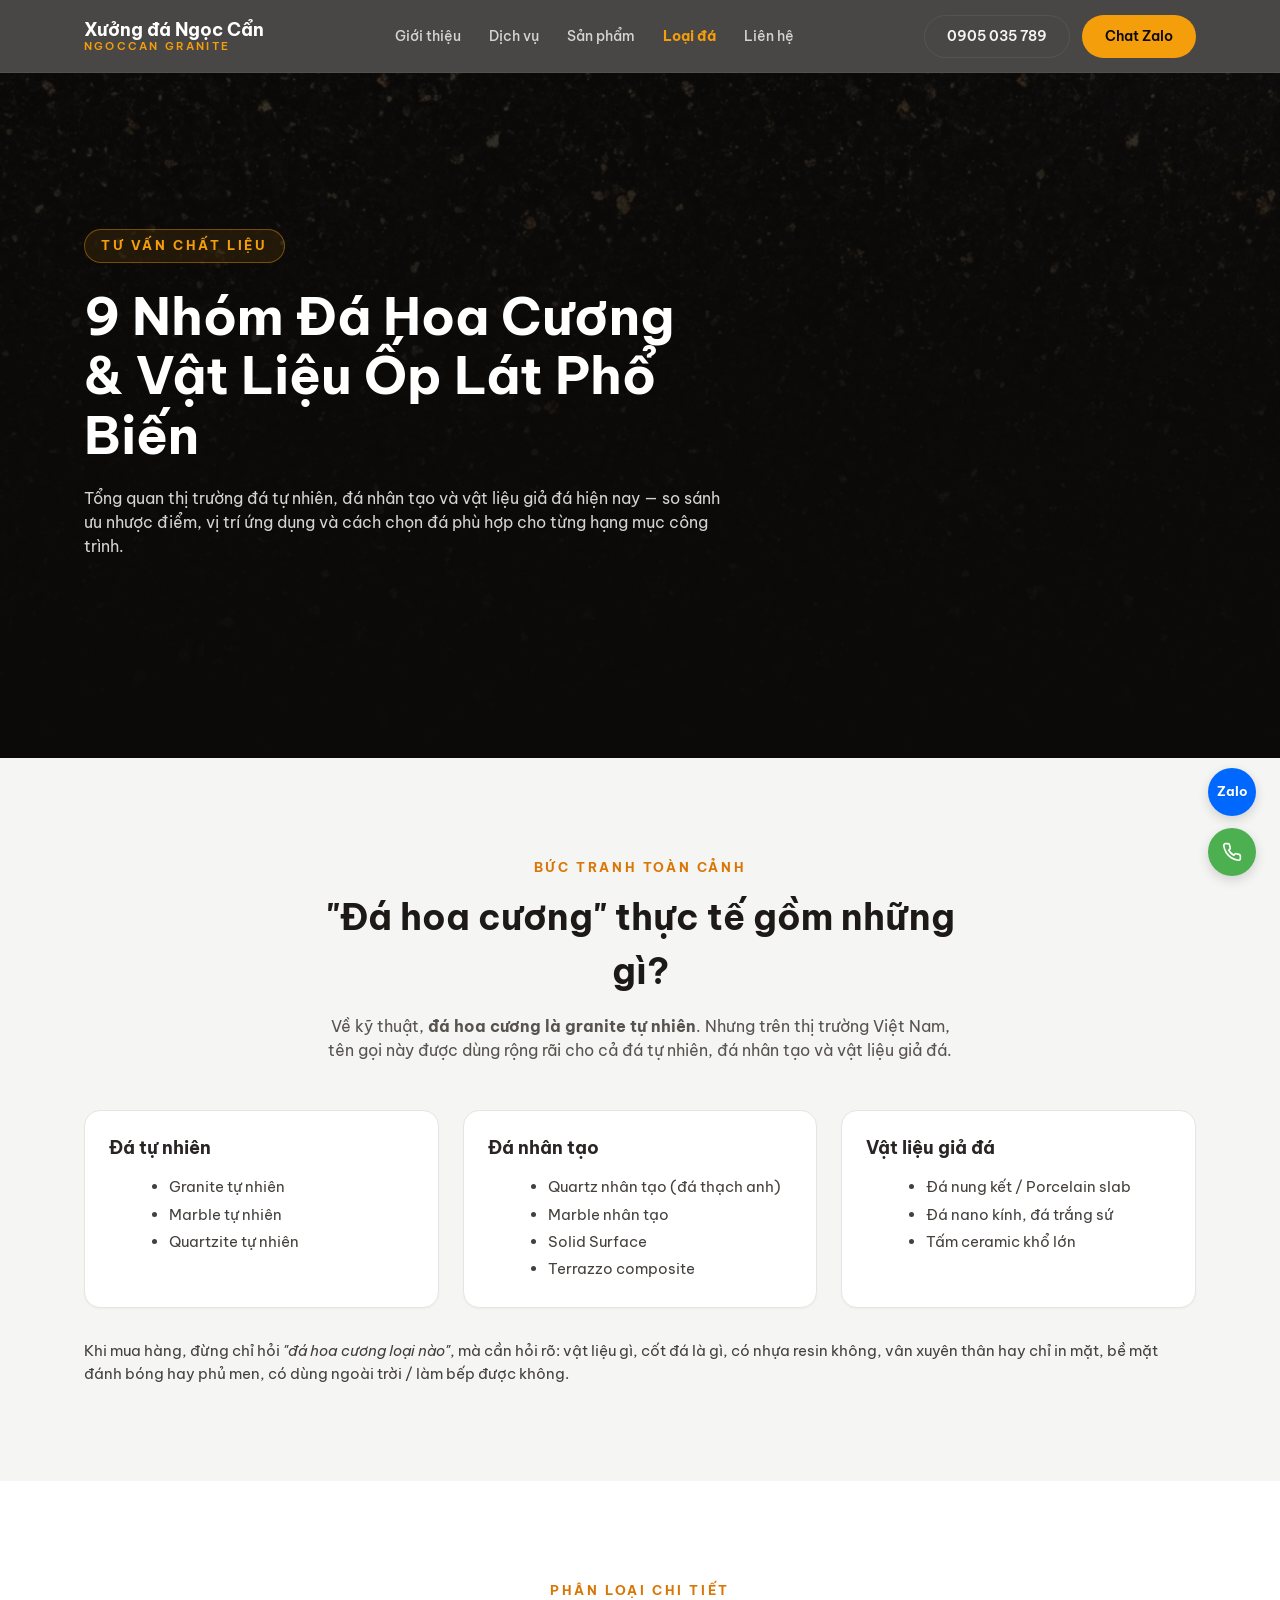
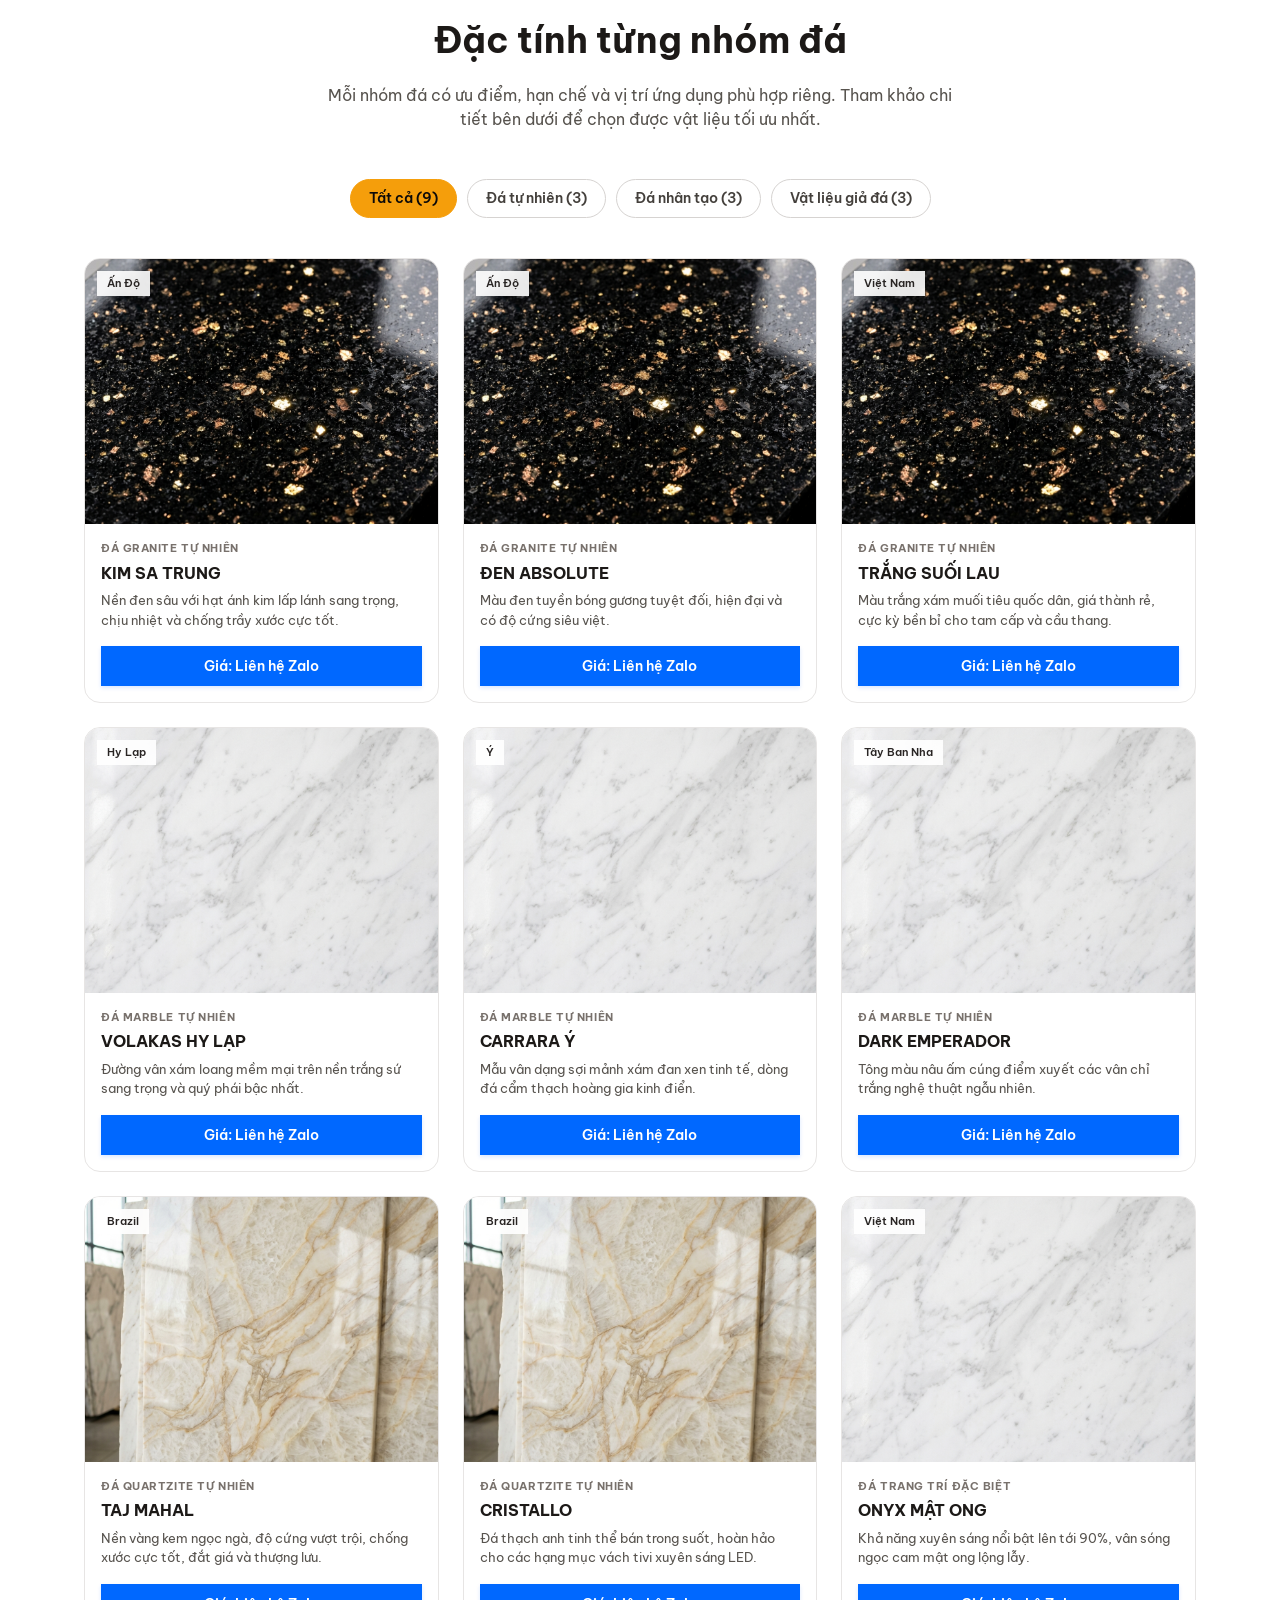
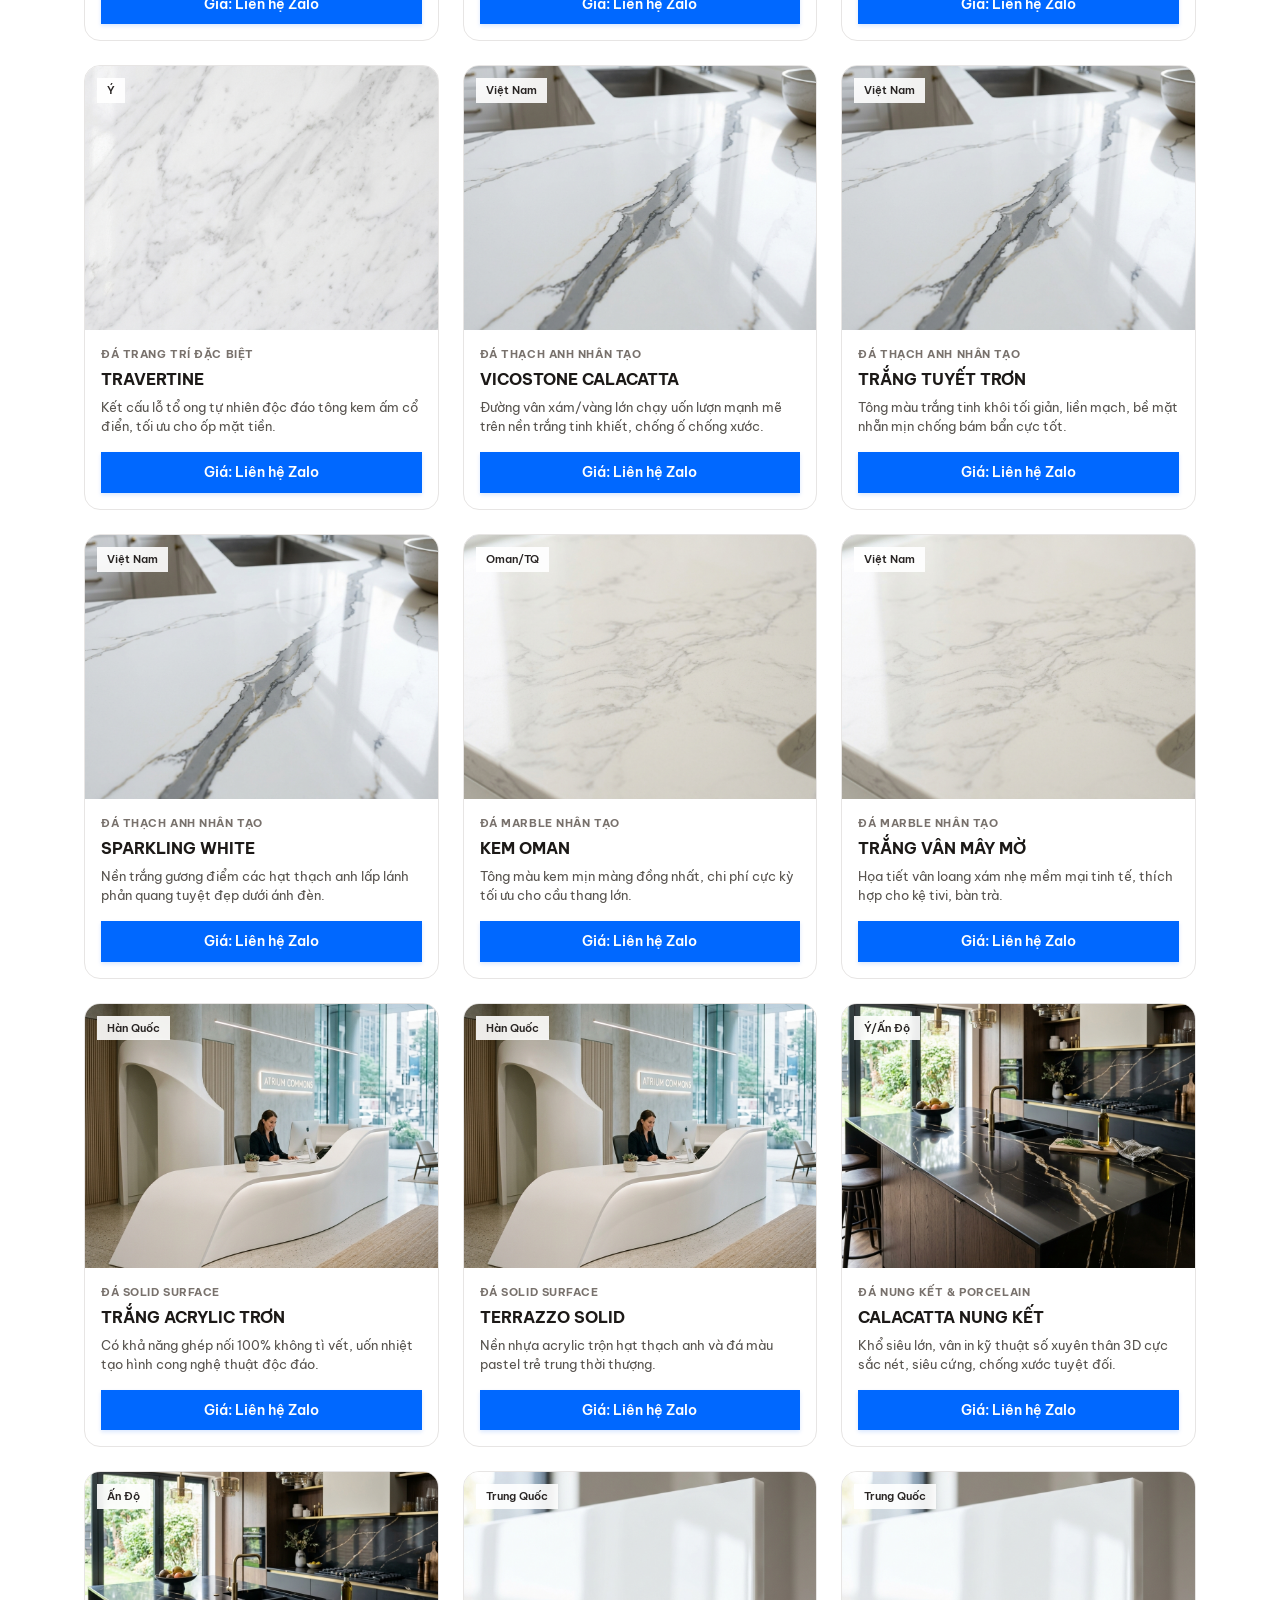
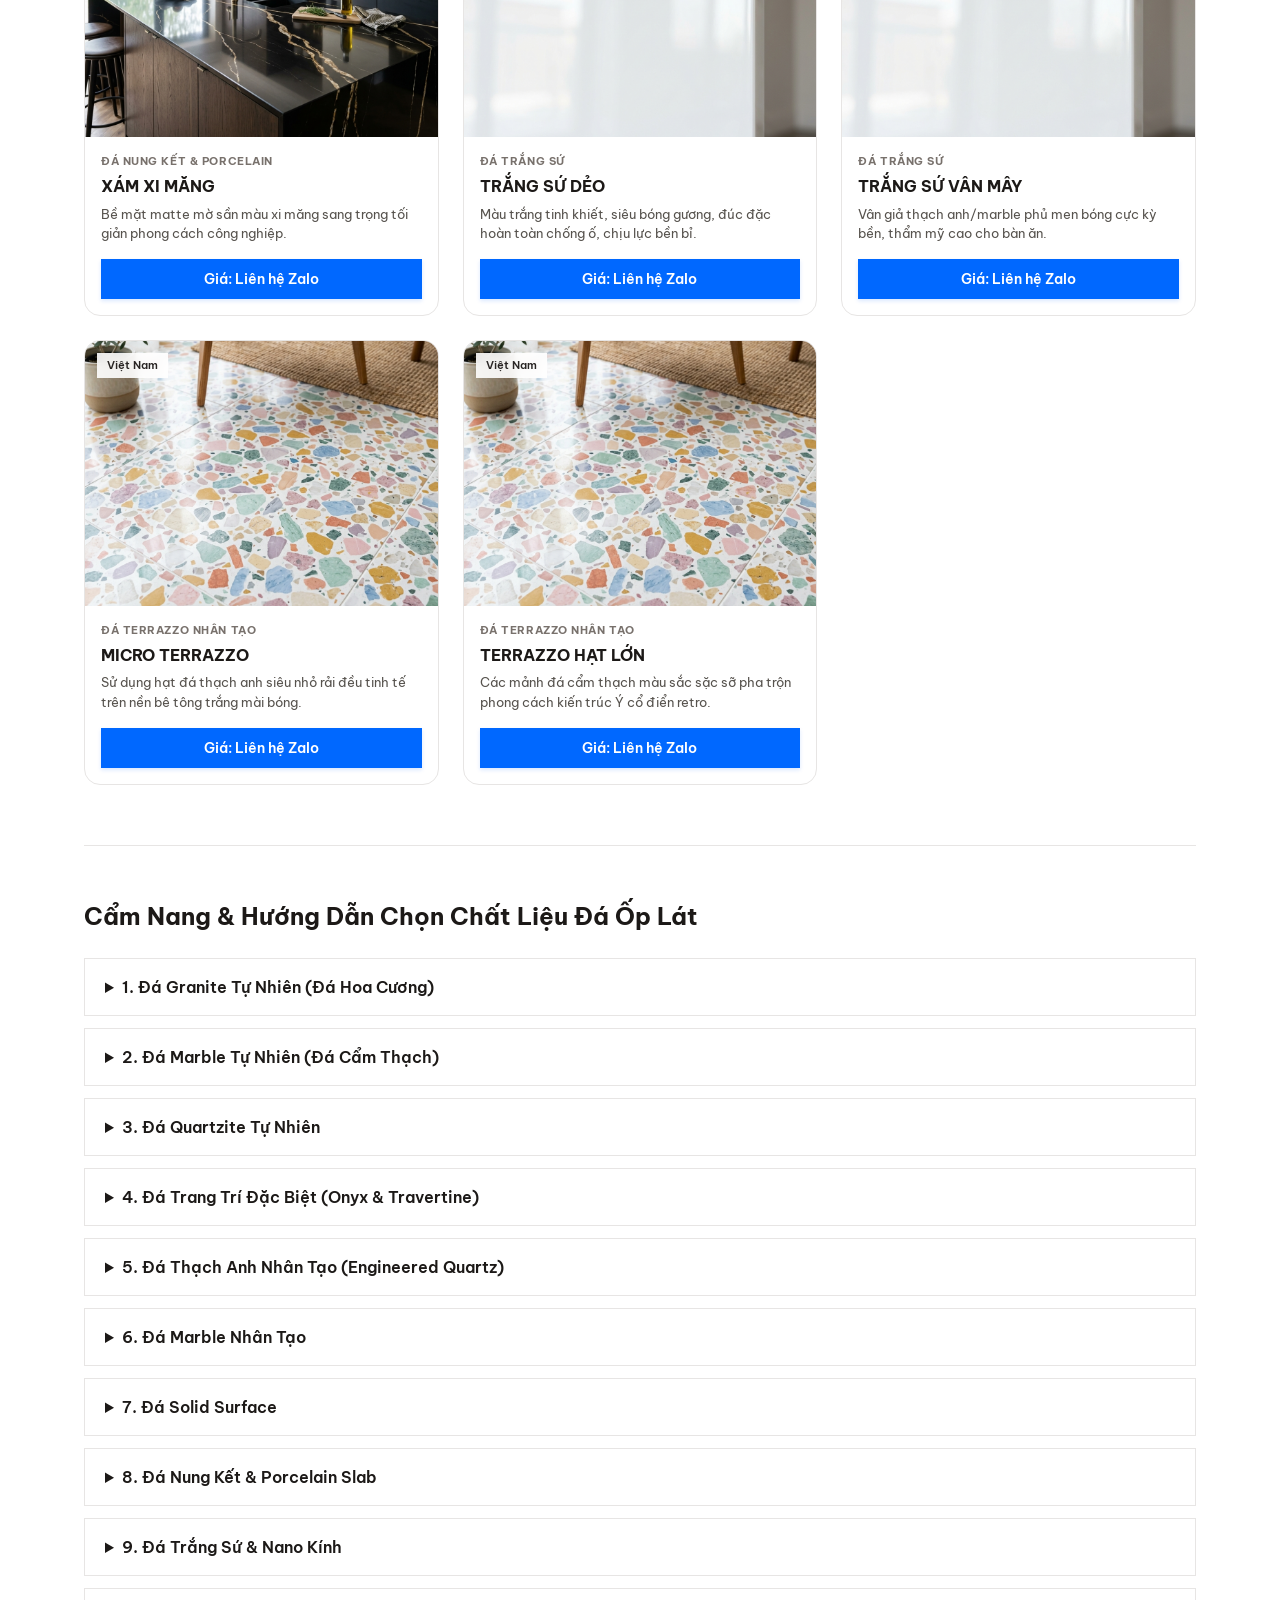
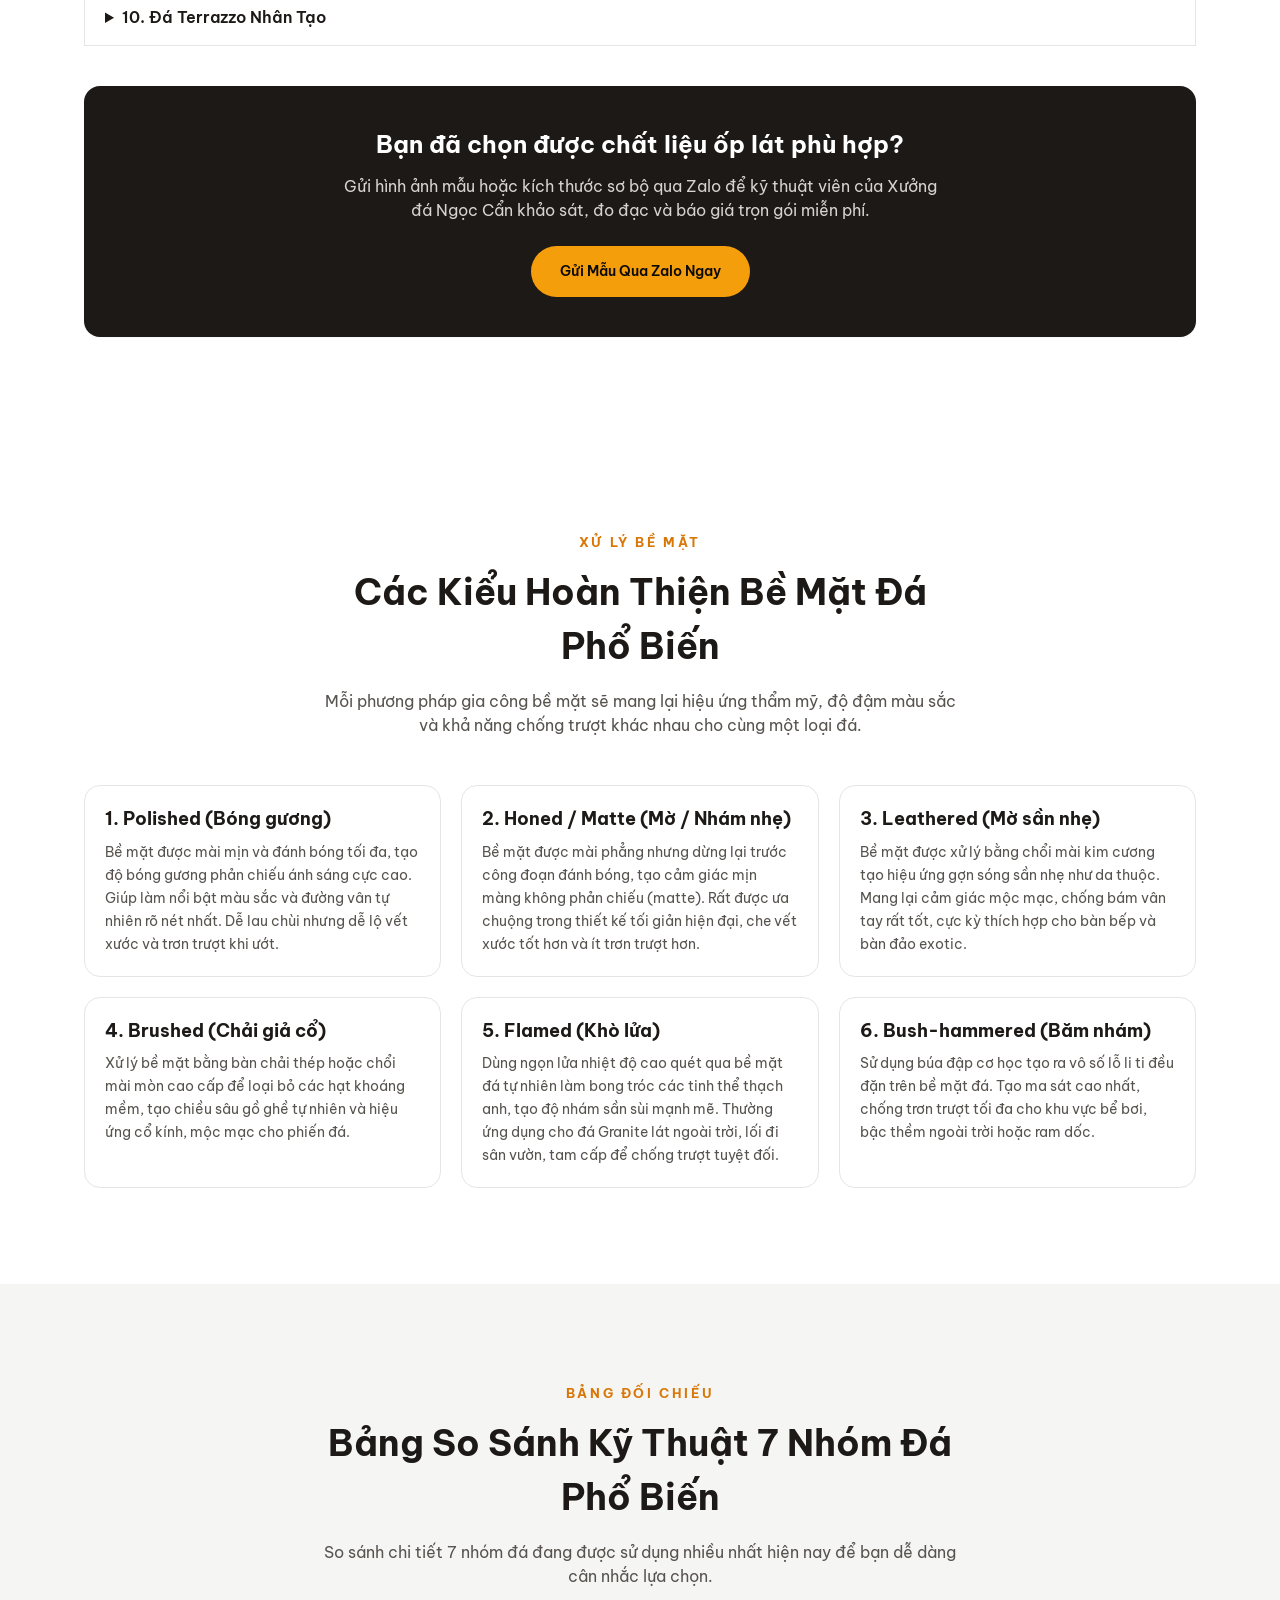
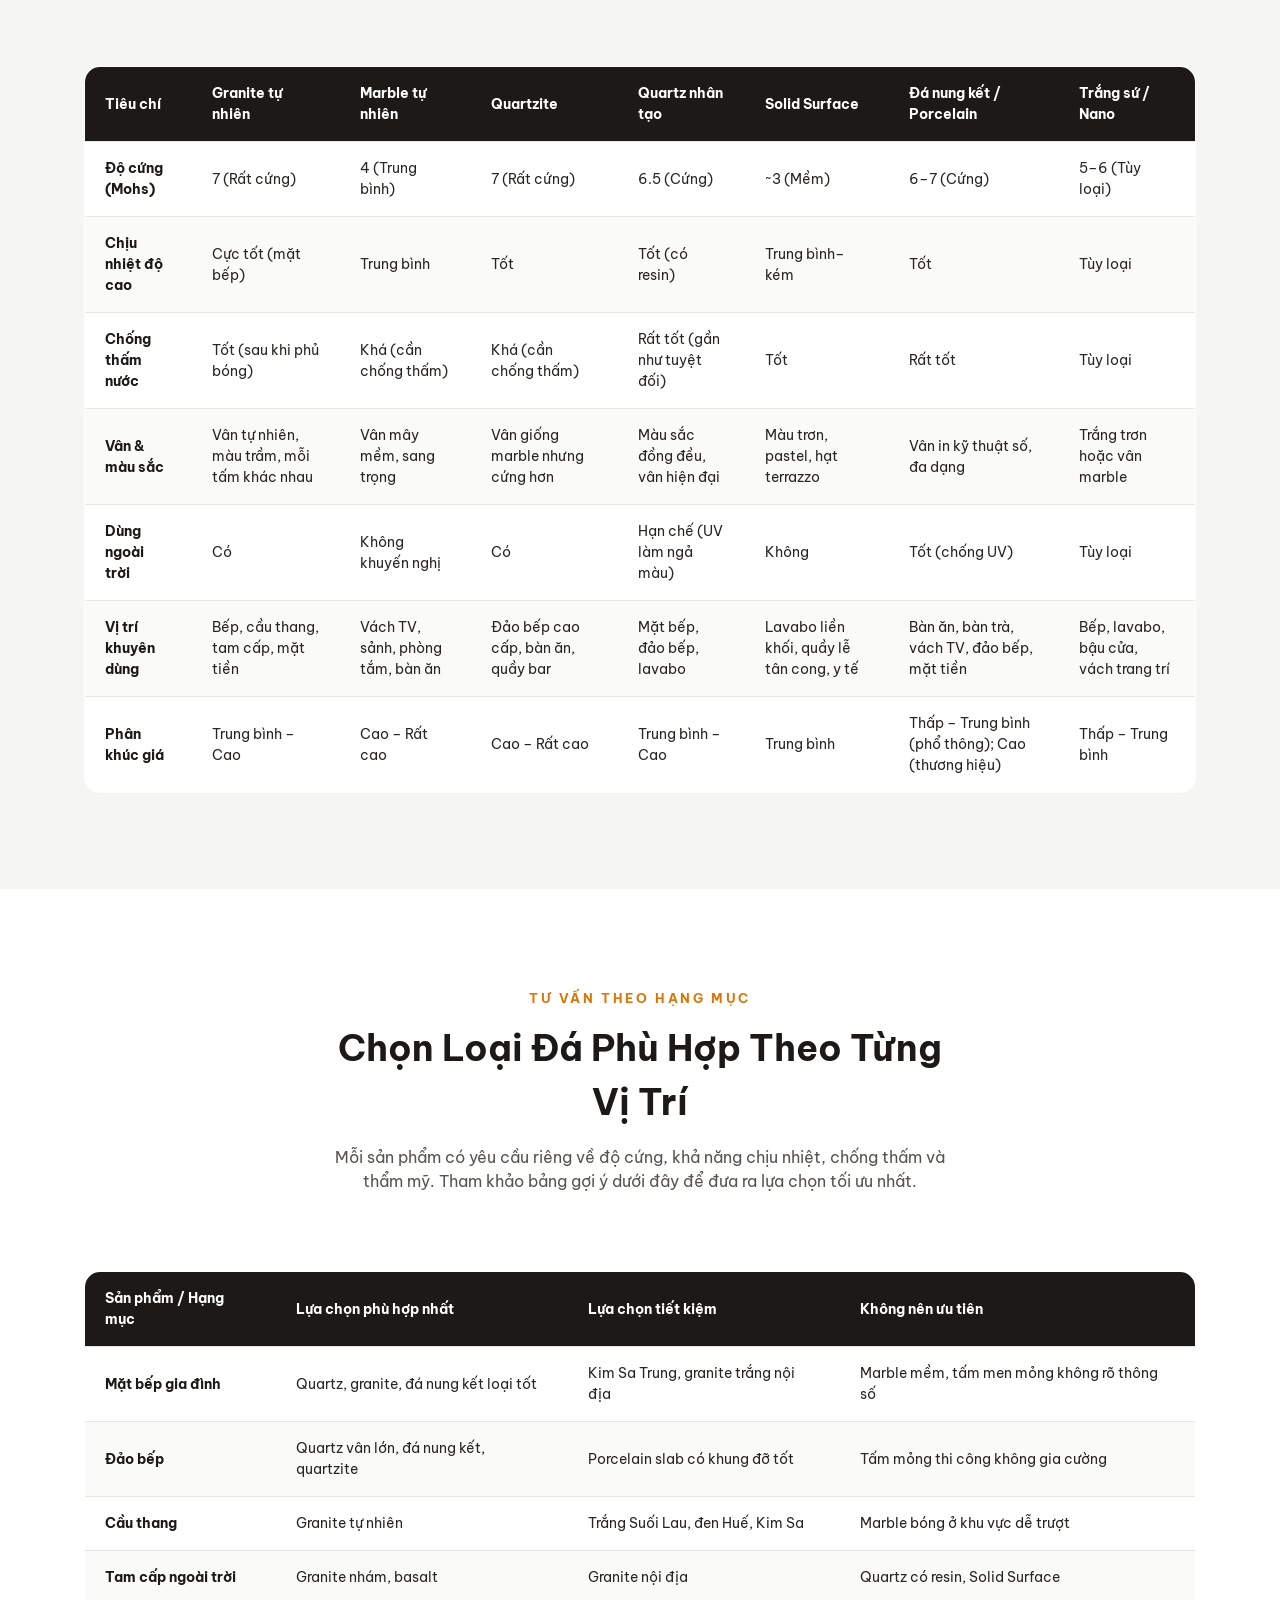
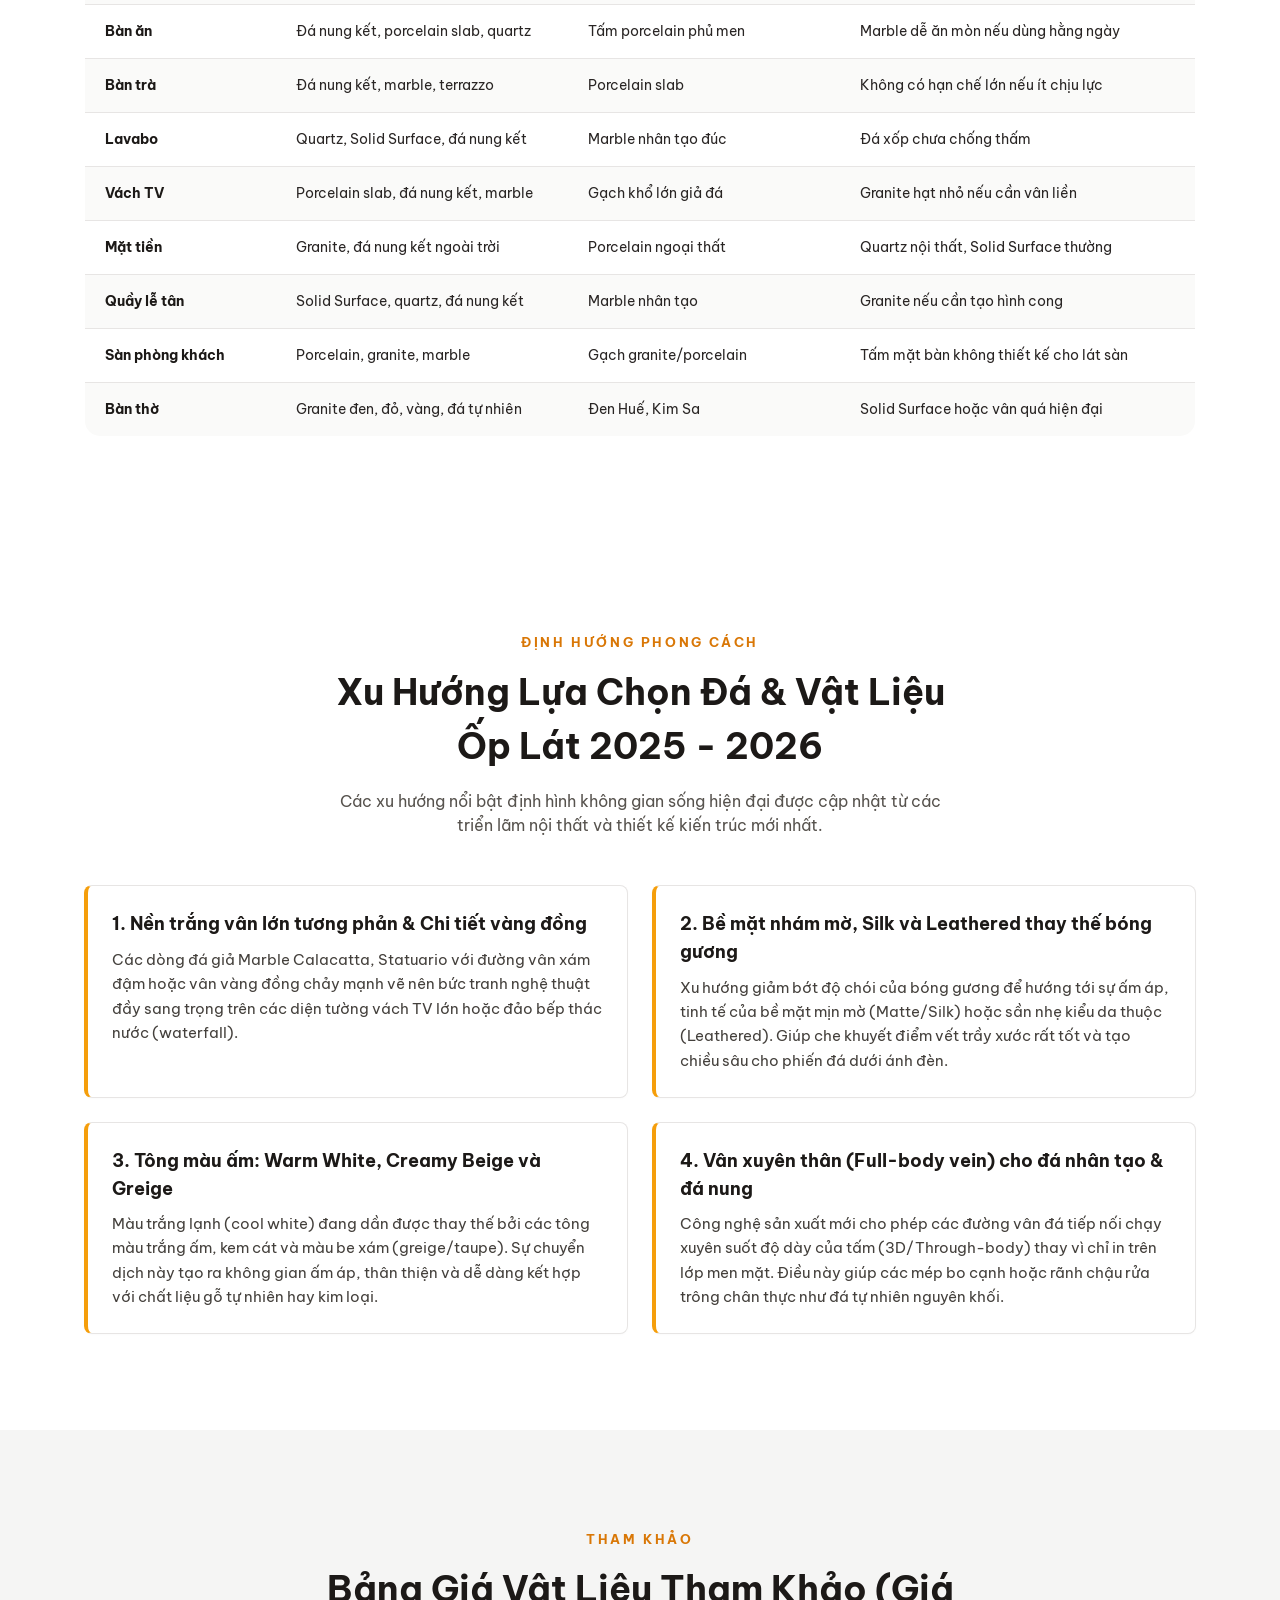
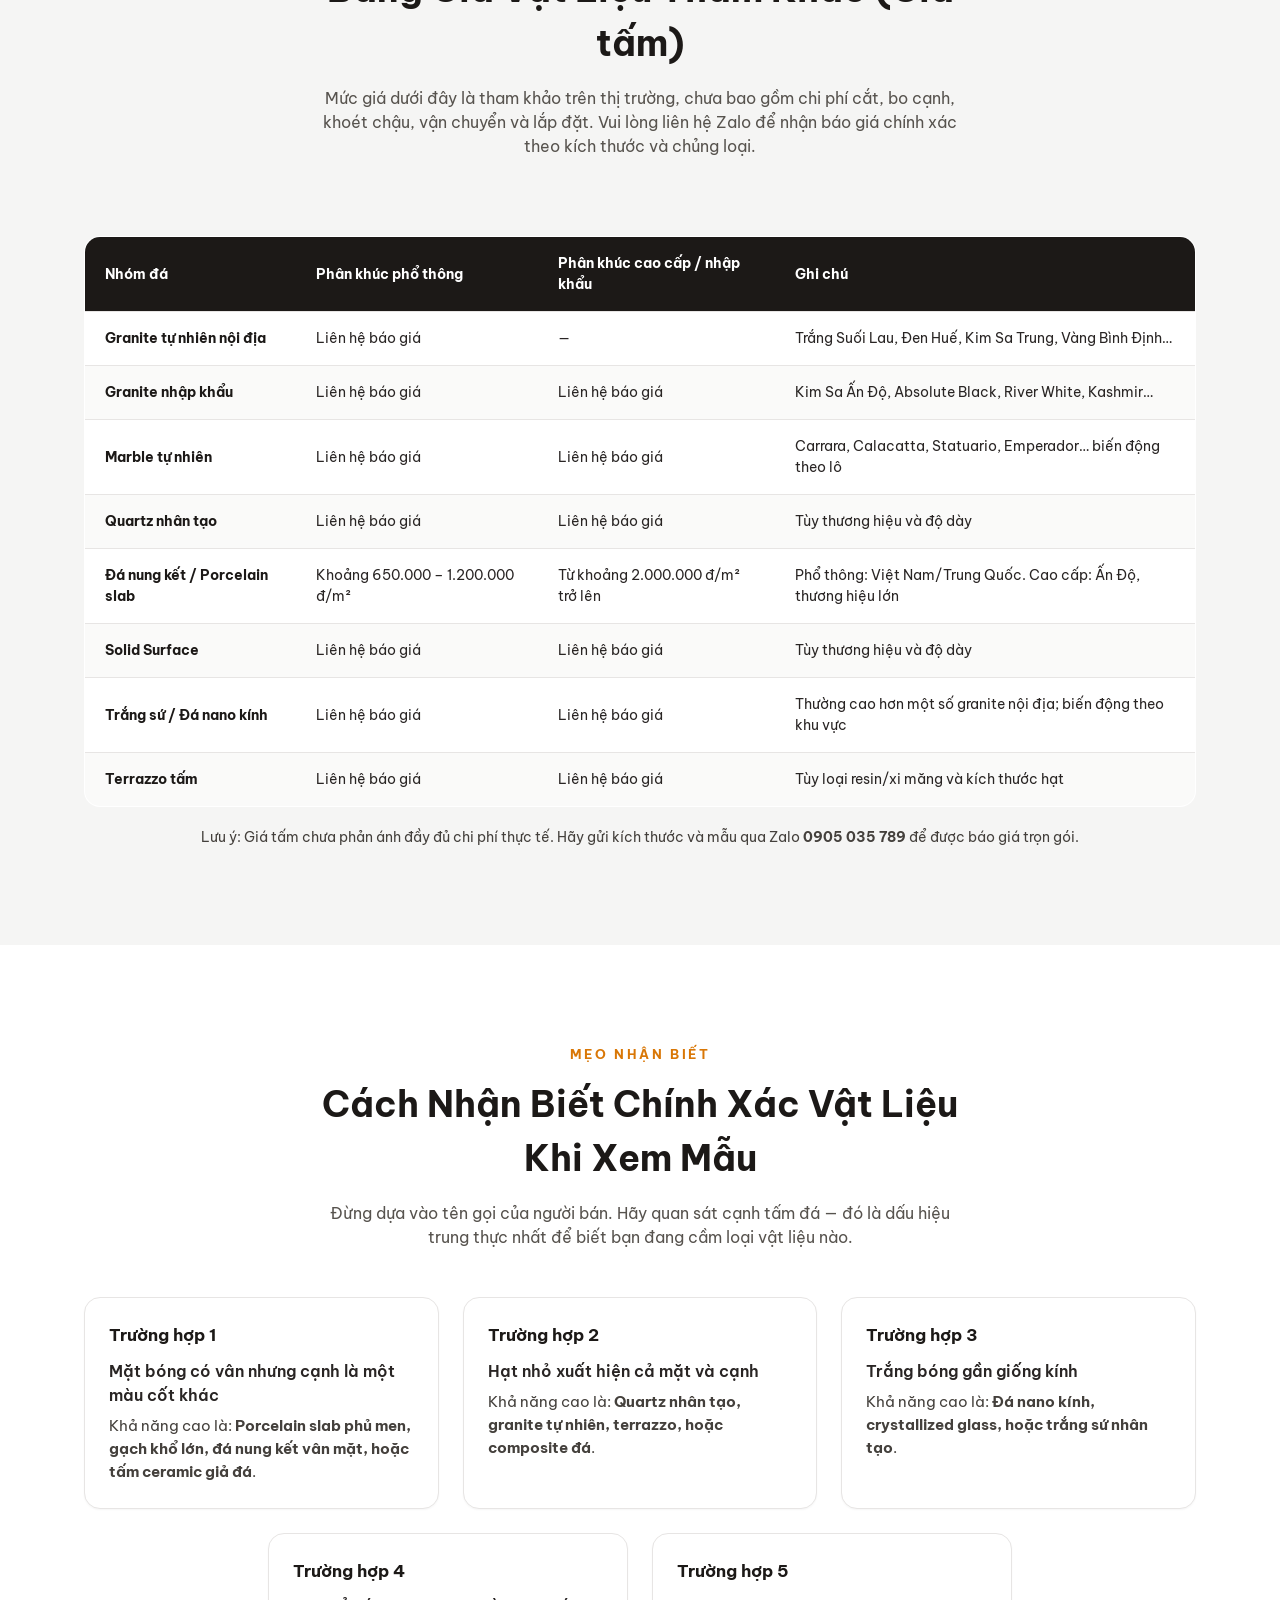
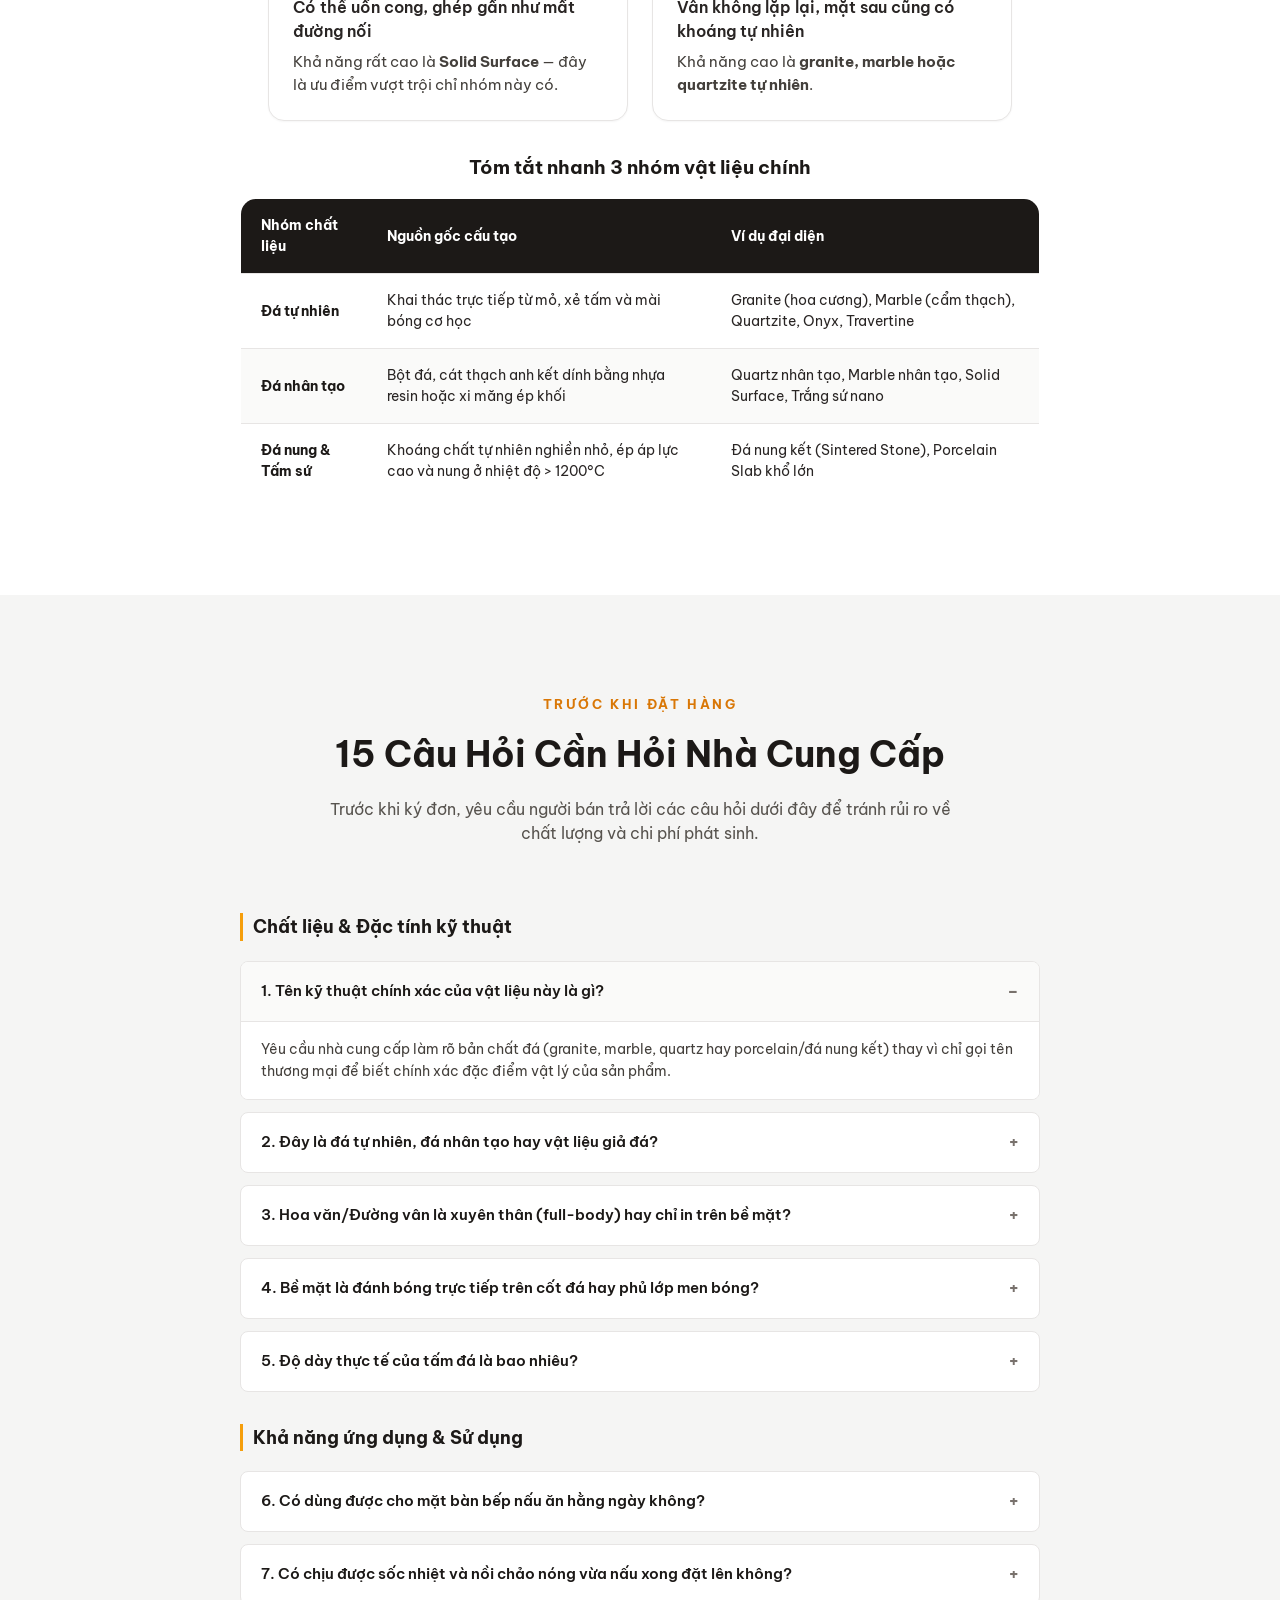
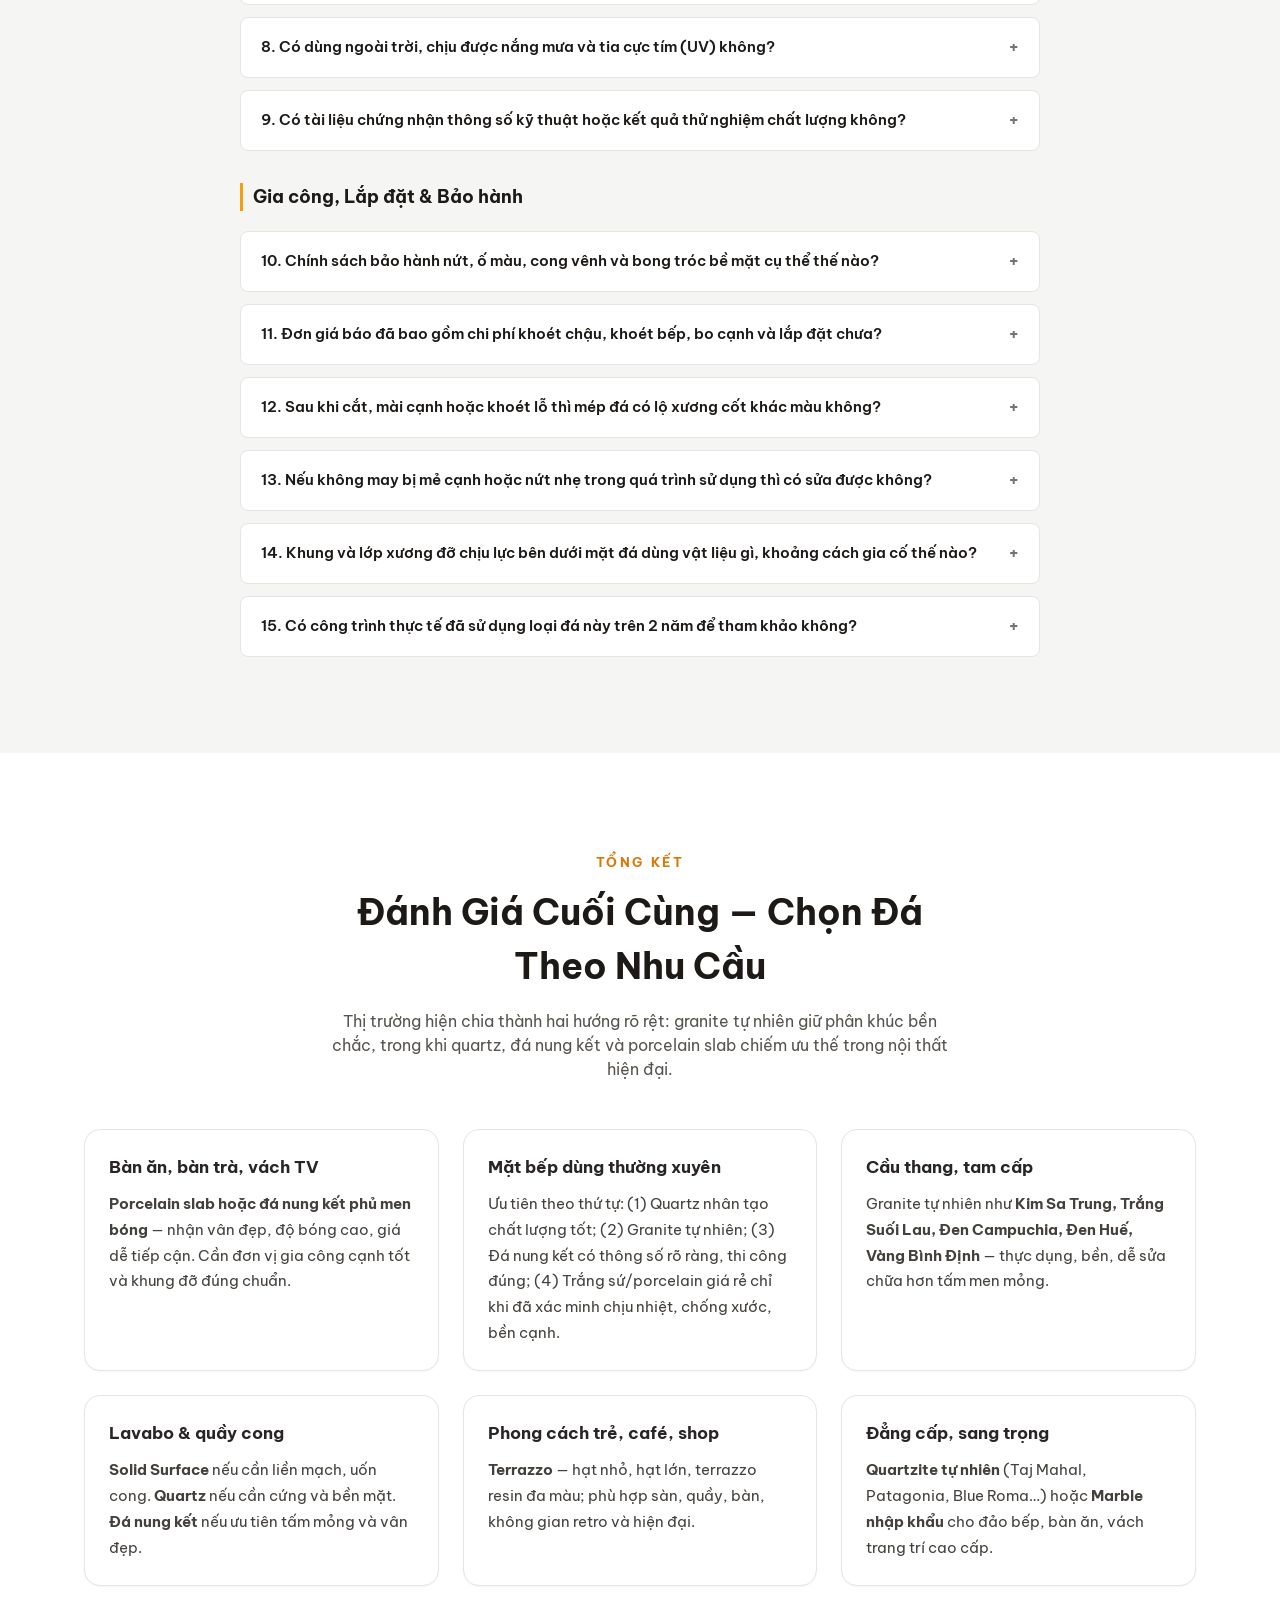
<file: loai-da.html>
<!doctype html>
<html lang="vi">
<head>
  <meta charset="UTF-8" />
  <meta name="viewport" content="width=device-width, initial-scale=1" />
  <title>9 Nhóm Đá Hoa Cương & Vật Liệu Ốp Lát Phổ Biến | Xưởng đá Ngọc Cẩn</title>
  <meta name="description" content="Tổng hợp 9 nhóm đá từ granite tự nhiên, marble, quartz, quartzite, đá nung kết, solid surface, terrazzo đến đá trắng sứ. So sánh ưu nhược điểm, ứng dụng và cách chọn đá phù hợp cho từng vị trí thi công." />
  <link rel="preconnect" href="https://fonts.googleapis.com" />
  <link rel="preconnect" href="https://fonts.gstatic.com" crossorigin />
  <link href="https://fonts.googleapis.com/css2?family=Be+Vietnam+Pro:wght@400;500;600;700;800&display=swap" rel="stylesheet" />
  <link rel="icon" type="image/svg+xml" href="images/favicon.svg" />
  <link rel="stylesheet" href="css/styles.css" />
</head>
<body>
  <header class="site-header">
    <div class="container header-inner">
      <a href="index.html" class="brand">
        <span class="brand-name">Xưởng đá Ngọc Cẩn</span>
        <span class="brand-sub">NGOCCAN Granite</span>
      </a>

      <nav class="nav-desktop" aria-label="Điều hướng chính">
        <a href="index.html#gioi-thieu">Giới thiệu</a>
        <a href="dich-vu.html">Dịch vụ</a>
        <a href="san-pham.html">Sản phẩm</a>
        <a href="loai-da.html" class="active">Loại đá</a>
        <a href="#lien-he">Liên hệ</a>
      </nav>

      <div class="header-cta">
        <a href="tel:0905035789" class="btn btn-outline-light">0905 035 789</a>
        <a href="https://zalo.me/0905035789" target="_blank" rel="noopener noreferrer" class="btn btn-primary">Chat Zalo</a>
      </div>

      <button type="button" class="menu-toggle" id="menuToggle" aria-label="Mở menu" aria-expanded="false" aria-controls="mobileMenu">
        <svg viewBox="0 0 24 24" fill="none" stroke="currentColor" stroke-width="1.8">
          <path d="M4 7h16M4 12h16M4 17h16" />
        </svg>
      </button>
    </div>

    <div class="mobile-menu" id="mobileMenu" hidden>
      <nav aria-label="Điều hướng di động">
        <a href="index.html#gioi-thieu">Giới thiệu</a>
        <a href="dich-vu.html">Dịch vụ</a>
        <a href="san-pham.html">Sản phẩm</a>
        <a href="loai-da.html" class="active">Loại đá</a>
        <a href="#lien-he">Liên hệ</a>
      </nav>
      <div class="mobile-menu-cta">
        <a href="tel:0905035789" class="btn btn-outline-light block">Gọi 0905 035 789</a>
        <a href="https://zalo.me/0905035789" target="_blank" rel="noopener noreferrer" class="btn btn-primary block">Chat Zalo</a>
      </div>
    </div>
  </header>

  <main>
    <!-- Page Banner -->
    <section class="hero hero-subpage">
      <div class="hero-bg">
        <img src="images/stone_natural.webp" alt="Phân loại chất liệu đá" class="hero-img" />
        <div class="hero-overlay"></div>
      </div>
      <div class="container hero-content">
        <span class="eyebrow eyebrow-dark">Tư vấn chất liệu</span>
        <h1>9 Nhóm Đá Hoa Cương & Vật Liệu Ốp Lát Phổ Biến</h1>
        <p class="hero-desc">Tổng quan thị trường đá tự nhiên, đá nhân tạo và vật liệu giả đá hiện nay — so sánh ưu nhược điểm, vị trí ứng dụng và cách chọn đá phù hợp cho từng hạng mục công trình.</p>
      </div>
    </section>

    <!-- Tổng quan thị trường -->
    <section class="section section-tint">
      <div class="container">
        <div class="section-heading text-center">
          <span class="eyebrow">Bức tranh toàn cảnh</span>
          <h2>"Đá hoa cương" thực tế gồm những gì?</h2>
          <p>Về kỹ thuật, <strong>đá hoa cương là granite tự nhiên</strong>. Nhưng trên thị trường Việt Nam, tên gọi này được dùng rộng rãi cho cả đá tự nhiên, đá nhân tạo và vật liệu giả đá.</p>
        </div>

        <div class="grid grid-3 m-top-32">
          <div class="card card-pad">
            <h3 style="font-size: 1.1rem; margin-bottom: 12px;">Đá tự nhiên</h3>
            <ul class="list-style-margin line-height-18 text-stone-700 font-size-95">
              <li>Granite tự nhiên</li>
              <li>Marble tự nhiên</li>
              <li>Quartzite tự nhiên</li>
            </ul>
          </div>
          <div class="card card-pad">
            <h3 style="font-size: 1.1rem; margin-bottom: 12px;">Đá nhân tạo</h3>
            <ul class="list-style-margin line-height-18 text-stone-700 font-size-95">
              <li>Quartz nhân tạo (đá thạch anh)</li>
              <li>Marble nhân tạo</li>
              <li>Solid Surface</li>
              <li>Terrazzo composite</li>
            </ul>
          </div>
          <div class="card card-pad">
            <h3 style="font-size: 1.1rem; margin-bottom: 12px;">Vật liệu giả đá</h3>
            <ul class="list-style-margin line-height-18 text-stone-700 font-size-95">
              <li>Đá nung kết / Porcelain slab</li>
              <li>Đá nano kính, đá trắng sứ</li>
              <li>Tấm ceramic khổ lớn</li>
            </ul>
          </div>
        </div>

        <p class="m-top-32 text-center text-stone-700 font-size-95">
          Khi mua hàng, đừng chỉ hỏi <em>"đá hoa cương loại nào"</em>, mà cần hỏi rõ: vật liệu gì, cốt đá là gì, có nhựa resin không, vân xuyên thân hay chỉ in mặt, bề mặt đánh bóng hay phủ men, có dùng ngoài trời / làm bếp được không.
        </p>
      </div>
    </section>

    <!-- Chi tiết 9 nhóm đá -->
    <section class="section section-white">
      <div class="container">
        <div class="section-heading text-center">
          <span class="eyebrow">Phân loại chi tiết</span>
          <h2>Đặc tính từng nhóm đá</h2>
          <p>Mỗi nhóm đá có ưu điểm, hạn chế và vị trí ứng dụng phù hợp riêng. Tham khảo chi tiết bên dưới để chọn được vật liệu tối ưu nhất.</p>
        </div>

        <!-- Bộ lọc loại đá nhanh -->
        <div class="stone-filter">
          <button type="button" class="stone-filter-btn active" data-filter="all">Tất cả (9)</button>
          <button type="button" class="stone-filter-btn" data-filter="tu-nhien">Đá tự nhiên (3)</button>
          <button type="button" class="stone-filter-btn" data-filter="nhan-tao">Đá nhân tạo (3)</button>
          <button type="button" class="stone-filter-btn" data-filter="gia-da">Vật liệu giả đá (3)</button>
        </div>

        <div class="stone-shop-grid" id="stoneShopGrid">
          <!-- 1. KIM SA TRUNG -->
          <div class="stone-product-card" data-group="tu-nhien" data-category="granite">
            <div class="product-img-wrap">
              <img src="images/stone_granite_natural.png" alt="Kim Sa Trung" loading="lazy" />
              <span class="product-origin-badge">Ấn Độ</span>
            </div>
            <div class="product-text">
              <span class="product-cat-label">Đá Granite Tự Nhiên</span>
              <h3 class="product-title">KIM SA TRUNG</h3>
              <p class="product-short-desc">Nền đen sâu với hạt ánh kim lấp lánh sang trọng, chịu nhiệt và chống trầy xước cực tốt.</p>
              <div class="product-footer">
                <a href="https://zalo.me/0905035789" target="_blank" rel="noopener noreferrer" class="product-zalo-btn">
                  Giá: Liên hệ Zalo
                </a>
              </div>
            </div>
          </div>

          <!-- 2. ĐEN ABSOLUTE -->
          <div class="stone-product-card" data-group="tu-nhien" data-category="granite">
            <div class="product-img-wrap">
              <img src="images/stone_granite_natural.png" alt="Đen Absolute" loading="lazy" />
              <span class="product-origin-badge">Ấn Độ</span>
            </div>
            <div class="product-text">
              <span class="product-cat-label">Đá Granite Tự Nhiên</span>
              <h3 class="product-title">ĐEN ABSOLUTE</h3>
              <p class="product-short-desc">Màu đen tuyền bóng gương tuyệt đối, hiện đại và có độ cứng siêu việt.</p>
              <div class="product-footer">
                <a href="https://zalo.me/0905035789" target="_blank" rel="noopener noreferrer" class="product-zalo-btn">
                  Giá: Liên hệ Zalo
                </a>
              </div>
            </div>
          </div>

          <!-- 3. TRẮNG SUỐI LAU -->
          <div class="stone-product-card" data-group="tu-nhien" data-category="granite">
            <div class="product-img-wrap">
              <img src="images/stone_granite_natural.png" alt="Trắng Suối Lau" loading="lazy" />
              <span class="product-origin-badge">Việt Nam</span>
            </div>
            <div class="product-text">
              <span class="product-cat-label">Đá Granite Tự Nhiên</span>
              <h3 class="product-title">TRẮNG SUỐI LAU</h3>
              <p class="product-short-desc">Màu trắng xám muối tiêu quốc dân, giá thành rẻ, cực kỳ bền bỉ cho tam cấp và cầu thang.</p>
              <div class="product-footer">
                <a href="https://zalo.me/0905035789" target="_blank" rel="noopener noreferrer" class="product-zalo-btn">
                  Giá: Liên hệ Zalo
                </a>
              </div>
            </div>
          </div>

          <!-- 4. VOLAKAS HY LẠP -->
          <div class="stone-product-card" data-group="tu-nhien" data-category="marble">
            <div class="product-img-wrap">
              <img src="images/stone_marble_natural.png" alt="Volakas Hy Lạp" loading="lazy" />
              <span class="product-origin-badge">Hy Lạp</span>
            </div>
            <div class="product-text">
              <span class="product-cat-label">Đá Marble Tự Nhiên</span>
              <h3 class="product-title">VOLAKAS HY LẠP</h3>
              <p class="product-short-desc">Đường vân xám loang mềm mại trên nền trắng sứ sang trọng và quý phái bậc nhất.</p>
              <div class="product-footer">
                <a href="https://zalo.me/0905035789" target="_blank" rel="noopener noreferrer" class="product-zalo-btn">
                  Giá: Liên hệ Zalo
                </a>
              </div>
            </div>
          </div>

          <!-- 5. CARRARA Ý -->
          <div class="stone-product-card" data-group="tu-nhien" data-category="marble">
            <div class="product-img-wrap">
              <img src="images/stone_marble_natural.png" alt="Carrara Ý" loading="lazy" />
              <span class="product-origin-badge">Ý</span>
            </div>
            <div class="product-text">
              <span class="product-cat-label">Đá Marble Tự Nhiên</span>
              <h3 class="product-title">CARRARA Ý</h3>
              <p class="product-short-desc">Mẫu vân dạng sợi mảnh xám đan xen tinh tế, dòng đá cẩm thạch hoàng gia kinh điển.</p>
              <div class="product-footer">
                <a href="https://zalo.me/0905035789" target="_blank" rel="noopener noreferrer" class="product-zalo-btn">
                  Giá: Liên hệ Zalo
                </a>
              </div>
            </div>
          </div>

          <!-- 6. DARK EMPERADOR -->
          <div class="stone-product-card" data-group="tu-nhien" data-category="marble">
            <div class="product-img-wrap">
              <img src="images/stone_marble_natural.png" alt="Dark Emperador" loading="lazy" />
              <span class="product-origin-badge">Tây Ban Nha</span>
            </div>
            <div class="product-text">
              <span class="product-cat-label">Đá Marble Tự Nhiên</span>
              <h3 class="product-title">DARK EMPERADOR</h3>
              <p class="product-short-desc">Tông màu nâu ấm cúng điểm xuyết các vân chỉ trắng nghệ thuật ngẫu nhiên.</p>
              <div class="product-footer">
                <a href="https://zalo.me/0905035789" target="_blank" rel="noopener noreferrer" class="product-zalo-btn">
                  Giá: Liên hệ Zalo
                </a>
              </div>
            </div>
          </div>

          <!-- 7. TAJ MAHAL -->
          <div class="stone-product-card" data-group="tu-nhien" data-category="quartzite">
            <div class="product-img-wrap">
              <img src="images/stone_quartzite_natural.png" alt="Taj Mahal" loading="lazy" />
              <span class="product-origin-badge">Brazil</span>
            </div>
            <div class="product-text">
              <span class="product-cat-label">Đá Quartzite Tự Nhiên</span>
              <h3 class="product-title">TAJ MAHAL</h3>
              <p class="product-short-desc">Nền vàng kem ngọc ngà, độ cứng vượt trội, chống xước cực tốt, đắt giá và thượng lưu.</p>
              <div class="product-footer">
                <a href="https://zalo.me/0905035789" target="_blank" rel="noopener noreferrer" class="product-zalo-btn">
                  Giá: Liên hệ Zalo
                </a>
              </div>
            </div>
          </div>

          <!-- 8. CRISTALLO -->
          <div class="stone-product-card" data-group="tu-nhien" data-category="quartzite">
            <div class="product-img-wrap">
              <img src="images/stone_quartzite_natural.png" alt="Cristallo" loading="lazy" />
              <span class="product-origin-badge">Brazil</span>
            </div>
            <div class="product-text">
              <span class="product-cat-label">Đá Quartzite Tự Nhiên</span>
              <h3 class="product-title">CRISTALLO</h3>
              <p class="product-short-desc">Đá thạch anh tinh thể bán trong suốt, hoàn hảo cho các hạng mục vách tivi xuyên sáng LED.</p>
              <div class="product-footer">
                <a href="https://zalo.me/0905035789" target="_blank" rel="noopener noreferrer" class="product-zalo-btn">
                  Giá: Liên hệ Zalo
                </a>
              </div>
            </div>
          </div>

          <!-- 9. ONYX MẬT ONG -->
          <div class="stone-product-card" data-group="tu-nhien" data-category="onyx">
            <div class="product-img-wrap">
              <img src="images/stone_marble_natural.png" alt="Onyx Mật Ong" loading="lazy" />
              <span class="product-origin-badge">Việt Nam</span>
            </div>
            <div class="product-text">
              <span class="product-cat-label">Đá Trang Trí Đặc Biệt</span>
              <h3 class="product-title">ONYX MẬT ONG</h3>
              <p class="product-short-desc">Khả năng xuyên sáng nổi bật lên tới 90%, vân sóng ngọc cam mật ong lộng lẫy.</p>
              <div class="product-footer">
                <a href="https://zalo.me/0905035789" target="_blank" rel="noopener noreferrer" class="product-zalo-btn">
                  Giá: Liên hệ Zalo
                </a>
              </div>
            </div>
          </div>

          <!-- 10. TRAVERTINE -->
          <div class="stone-product-card" data-group="tu-nhien" data-category="travertine">
            <div class="product-img-wrap">
              <img src="images/stone_marble_natural.png" alt="Travertine" loading="lazy" />
              <span class="product-origin-badge">Ý</span>
            </div>
            <div class="product-text">
              <span class="product-cat-label">Đá Trang Trí Đặc Biệt</span>
              <h3 class="product-title">TRAVERTINE</h3>
              <p class="product-short-desc">Kết cấu lỗ tổ ong tự nhiên độc đáo tông kem ấm cổ điển, tối ưu cho ốp mặt tiền.</p>
              <div class="product-footer">
                <a href="https://zalo.me/0905035789" target="_blank" rel="noopener noreferrer" class="product-zalo-btn">
                  Giá: Liên hệ Zalo
                </a>
              </div>
            </div>
          </div>

          <!-- 11. VICOSTONE CALACATTA -->
          <div class="stone-product-card" data-group="nhan-tao" data-category="quartz">
            <div class="product-img-wrap">
              <img src="images/stone_quartz_artificial.png" alt="Vicostone Calacatta" loading="lazy" />
              <span class="product-origin-badge">Việt Nam</span>
            </div>
            <div class="product-text">
              <span class="product-cat-label">Đá Thạch Anh Nhân Tạo</span>
              <h3 class="product-title">VICOSTONE CALACATTA</h3>
              <p class="product-short-desc">Đường vân xám/vàng lớn chạy uốn lượn mạnh mẽ trên nền trắng tinh khiết, chống ố chống xước.</p>
              <div class="product-footer">
                <a href="https://zalo.me/0905035789" target="_blank" rel="noopener noreferrer" class="product-zalo-btn">
                  Giá: Liên hệ Zalo
                </a>
              </div>
            </div>
          </div>

          <!-- 12. TRẮNG TUYẾT TRƠN -->
          <div class="stone-product-card" data-group="nhan-tao" data-category="quartz">
            <div class="product-img-wrap">
              <img src="images/stone_quartz_artificial.png" alt="Trắng Tuyết Trơn" loading="lazy" />
              <span class="product-origin-badge">Việt Nam</span>
            </div>
            <div class="product-text">
              <span class="product-cat-label">Đá Thạch Anh Nhân Tạo</span>
              <h3 class="product-title">TRẮNG TUYẾT TRƠN</h3>
              <p class="product-short-desc">Tông màu trắng tinh khôi tối giản, liền mạch, bề mặt nhẵn mịn chống bám bẩn cực tốt.</p>
              <div class="product-footer">
                <a href="https://zalo.me/0905035789" target="_blank" rel="noopener noreferrer" class="product-zalo-btn">
                  Giá: Liên hệ Zalo
                </a>
              </div>
            </div>
          </div>

          <!-- 13. SPARKLING WHITE -->
          <div class="stone-product-card" data-group="nhan-tao" data-category="quartz">
            <div class="product-img-wrap">
              <img src="images/stone_quartz_artificial.png" alt="Sparkling White" loading="lazy" />
              <span class="product-origin-badge">Việt Nam</span>
            </div>
            <div class="product-text">
              <span class="product-cat-label">Đá Thạch Anh Nhân Tạo</span>
              <h3 class="product-title">SPARKLING WHITE</h3>
              <p class="product-short-desc">Nền trắng gương điểm các hạt thạch anh lấp lánh phản quang tuyệt đẹp dưới ánh đèn.</p>
              <div class="product-footer">
                <a href="https://zalo.me/0905035789" target="_blank" rel="noopener noreferrer" class="product-zalo-btn">
                  Giá: Liên hệ Zalo
                </a>
              </div>
            </div>
          </div>

          <!-- 14. KEM OMAN NHÂN TẠO -->
          <div class="stone-product-card" data-group="nhan-tao" data-category="marble-nhan-tao">
            <div class="product-img-wrap">
              <img src="images/stone_marble_artificial.png" alt="Kem Oman" loading="lazy" />
              <span class="product-origin-badge">Oman/TQ</span>
            </div>
            <div class="product-text">
              <span class="product-cat-label">Đá Marble Nhân Tạo</span>
              <h3 class="product-title">KEM OMAN</h3>
              <p class="product-short-desc">Tông màu kem mịn màng đồng nhất, chi phí cực kỳ tối ưu cho cầu thang lớn.</p>
              <div class="product-footer">
                <a href="https://zalo.me/0905035789" target="_blank" rel="noopener noreferrer" class="product-zalo-btn">
                  Giá: Liên hệ Zalo
                </a>
              </div>
            </div>
          </div>

          <!-- 15. TRẮNG VÂN MÂY MỜ -->
          <div class="stone-product-card" data-group="nhan-tao" data-category="marble-nhan-tao">
            <div class="product-img-wrap">
              <img src="images/stone_marble_artificial.png" alt="Trắng Vân Mây Mờ" loading="lazy" />
              <span class="product-origin-badge">Việt Nam</span>
            </div>
            <div class="product-text">
              <span class="product-cat-label">Đá Marble Nhân Tạo</span>
              <h3 class="product-title">TRẮNG VÂN MÂY MỜ</h3>
              <p class="product-short-desc">Họa tiết vân loang xám nhẹ mềm mại tinh tế, thích hợp cho kệ tivi, bàn trà.</p>
              <div class="product-footer">
                <a href="https://zalo.me/0905035789" target="_blank" rel="noopener noreferrer" class="product-zalo-btn">
                  Giá: Liên hệ Zalo
                </a>
              </div>
            </div>
          </div>

          <!-- 16. TRẮNG ACRYLIC TRƠN -->
          <div class="stone-product-card" data-group="nhan-tao" data-category="solid-surface">
            <div class="product-img-wrap">
              <img src="images/stone_solid_surface.png" alt="Trắng Acrylic Trơn" loading="lazy" />
              <span class="product-origin-badge">Hàn Quốc</span>
            </div>
            <div class="product-text">
              <span class="product-cat-label">Đá Solid Surface</span>
              <h3 class="product-title">TRẮNG ACRYLIC TRƠN</h3>
              <p class="product-short-desc">Có khả năng ghép nối 100% không tì vết, uốn nhiệt tạo hình cong nghệ thuật độc đáo.</p>
              <div class="product-footer">
                <a href="https://zalo.me/0905035789" target="_blank" rel="noopener noreferrer" class="product-zalo-btn">
                  Giá: Liên hệ Zalo
                </a>
              </div>
            </div>
          </div>

          <!-- 17. TERRAZZO SOLID -->
          <div class="stone-product-card" data-group="nhan-tao" data-category="solid-surface">
            <div class="product-img-wrap">
              <img src="images/stone_solid_surface.png" alt="Terrazzo Solid" loading="lazy" />
              <span class="product-origin-badge">Hàn Quốc</span>
            </div>
            <div class="product-text">
              <span class="product-cat-label">Đá Solid Surface</span>
              <h3 class="product-title">TERRAZZO SOLID</h3>
              <p class="product-short-desc">Nền nhựa acrylic trộn hạt thạch anh và đá màu pastel trẻ trung thời thượng.</p>
              <div class="product-footer">
                <a href="https://zalo.me/0905035789" target="_blank" rel="noopener noreferrer" class="product-zalo-btn">
                  Giá: Liên hệ Zalo
                </a>
              </div>
            </div>
          </div>

          <!-- 18. CALACATTA NUNG KẾT -->
          <div class="stone-product-card" data-group="gia-da" data-category="nung-ket">
            <div class="product-img-wrap">
              <img src="images/stone_sintered.png" alt="Calacatta Nung Kết" loading="lazy" />
              <span class="product-origin-badge">Ý/Ấn Độ</span>
            </div>
            <div class="product-text">
              <span class="product-cat-label">Đá Nung Kết &amp; Porcelain</span>
              <h3 class="product-title">CALACATTA NUNG KẾT</h3>
              <p class="product-short-desc">Khổ siêu lớn, vân in kỹ thuật số xuyên thân 3D cực sắc nét, siêu cứng, chống xước tuyệt đối.</p>
              <div class="product-footer">
                <a href="https://zalo.me/0905035789" target="_blank" rel="noopener noreferrer" class="product-zalo-btn">
                  Giá: Liên hệ Zalo
                </a>
              </div>
            </div>
          </div>

          <!-- 19. XÁM XI MĂNG -->
          <div class="stone-product-card" data-group="gia-da" data-category="nung-ket">
            <div class="product-img-wrap">
              <img src="images/stone_sintered.png" alt="Xám Xi Măng" loading="lazy" />
              <span class="product-origin-badge">Ấn Độ</span>
            </div>
            <div class="product-text">
              <span class="product-cat-label">Đá Nung Kết &amp; Porcelain</span>
              <h3 class="product-title">XÁM XI MĂNG</h3>
              <p class="product-short-desc">Bề mặt matte mờ sần màu xi măng sang trọng tối giản phong cách công nghiệp.</p>
              <div class="product-footer">
                <a href="https://zalo.me/0905035789" target="_blank" rel="noopener noreferrer" class="product-zalo-btn">
                  Giá: Liên hệ Zalo
                </a>
              </div>
            </div>
          </div>

          <!-- 20. TRẮNG SỨ DẺO -->
          <div class="stone-product-card" data-group="gia-da" data-category="trang-su">
            <div class="product-img-wrap">
              <img src="images/stone_porcelain_white.png" alt="Trắng Sứ Dẻo" loading="lazy" />
              <span class="product-origin-badge">Trung Quốc</span>
            </div>
            <div class="product-text">
              <span class="product-cat-label">Đá Trắng Sứ</span>
              <h3 class="product-title">TRẮNG SỨ DẺO</h3>
              <p class="product-short-desc">Màu trắng tinh khiết, siêu bóng gương, đúc đặc hoàn toàn chống ố, chịu lực bền bỉ.</p>
              <div class="product-footer">
                <a href="https://zalo.me/0905035789" target="_blank" rel="noopener noreferrer" class="product-zalo-btn">
                  Giá: Liên hệ Zalo
                </a>
              </div>
            </div>
          </div>

          <!-- 21. TRẮNG SỨ VÂN MÂY -->
          <div class="stone-product-card" data-group="gia-da" data-category="trang-su">
            <div class="product-img-wrap">
              <img src="images/stone_porcelain_white.png" alt="Trắng Sứ Vân Mây" loading="lazy" />
              <span class="product-origin-badge">Trung Quốc</span>
            </div>
            <div class="product-text">
              <span class="product-cat-label">Đá Trắng Sứ</span>
              <h3 class="product-title">TRẮNG SỨ VÂN MÂY</h3>
              <p class="product-short-desc">Vân giả thạch anh/marble phủ men bóng cực kỳ bền, thẩm mỹ cao cho bàn ăn.</p>
              <div class="product-footer">
                <a href="https://zalo.me/0905035789" target="_blank" rel="noopener noreferrer" class="product-zalo-btn">
                  Giá: Liên hệ Zalo
                </a>
              </div>
            </div>
          </div>

          <!-- 22. MICRO TERRAZZO -->
          <div class="stone-product-card" data-group="gia-da" data-category="terrazzo">
            <div class="product-img-wrap">
              <img src="images/stone_terrazzo.png" alt="Micro Terrazzo" loading="lazy" />
              <span class="product-origin-badge">Việt Nam</span>
            </div>
            <div class="product-text">
              <span class="product-cat-label">Đá Terrazzo Nhân Tạo</span>
              <h3 class="product-title">MICRO TERRAZZO</h3>
              <p class="product-short-desc">Sử dụng hạt đá thạch anh siêu nhỏ rải đều tinh tế trên nền bê tông trắng mài bóng.</p>
              <div class="product-footer">
                <a href="https://zalo.me/0905035789" target="_blank" rel="noopener noreferrer" class="product-zalo-btn">
                  Giá: Liên hệ Zalo
                </a>
              </div>
            </div>
          </div>

          <!-- 23. TERRAZZO HẠT LỚN -->
          <div class="stone-product-card" data-group="gia-da" data-category="terrazzo">
            <div class="product-img-wrap">
              <img src="images/stone_terrazzo.png" alt="Terrazzo Hạt Lớn" loading="lazy" />
              <span class="product-origin-badge">Việt Nam</span>
            </div>
            <div class="product-text">
              <span class="product-cat-label">Đá Terrazzo Nhân Tạo</span>
              <h3 class="product-title">TERRAZZO HẠT LỚN</h3>
              <p class="product-short-desc">Các mảnh đá cẩm thạch màu sắc sặc sỡ pha trộn phong cách kiến trúc Ý cổ điển retro.</p>
              <div class="product-footer">
                <a href="https://zalo.me/0905035789" target="_blank" rel="noopener noreferrer" class="product-zalo-btn">
                  Giá: Liên hệ Zalo
                </a>
              </div>
            </div>
          </div>
        </div>

        <!-- SEO Accordion Section: Preserving keywords and analytical text at the bottom -->
        <div class="seo-accordion-section">
          <h2>Cẩm Nang &amp; Hướng Dẫn Chọn Chất Liệu Đá Ốp Lát</h2>
          
          <details class="seo-acc-card">
            <summary>1. Đá Granite Tự Nhiên (Đá Hoa Cương)</summary>
            <div class="seo-acc-content">
              <p>Granite là dòng đá tự nhiên hình thành từ magma đông nguội sâu trong lòng đất. Nhờ kết cấu tinh thể chặt chẽ, đây là vật liệu ốp lát có độ bền cơ lý tốt nhất.</p>
              <p><strong>Ưu điểm:</strong> Độ cứng cực cao (chỉ sau kim cương và thạch anh), chịu nhiệt tốt, chống trầy xước rất tốt và không bị ăn mòn bởi các hóa chất gia dụng có tính axit.</p>
              <p><strong>Hạn chế:</strong> Vân đá thường ở dạng hạt/mối tiêu đồng đều, ít có đường vân bay bổng loang mây lớn như Marble.</p>
            </div>
          </details>

          <details class="seo-acc-card">
            <summary>2. Đá Marble Tự Nhiên (Đá Cẩm Thạch)</summary>
            <div class="seo-acc-content">
              <p>Marble được tạo thành từ đá vôi chịu nhiệt độ và áp suất cao của vỏ trái đất, cấu tạo chủ yếu từ Canxit (CaCO3).</p>
              <p><strong>Ưu điểm:</strong> Đường vân loang to, mềm mại, bảng màu sang trọng quý phái nâng tầm đẳng cấp không gian.</p>
              <p><strong>Hạn chế:</strong> Mềm và giòn hơn granite, dễ bị trầy xước, dễ thấm ố nếu không được phủ chất chống thấm định kỳ.</p>
            </div>
          </details>

          <details class="seo-acc-card">
            <summary>3. Đá Quartzite Tự Nhiên</summary>
            <div class="seo-acc-content">
              <p>Quartzite là đá biến chất từ cát thạch anh tự nhiên, sở hữu vẻ đẹp nghệ thuật tựa như marble nhưng độ cứng cao hơn hẳn.</p>
              <p><strong>Ưu điểm:</strong> Vân thạch anh lấp lánh tự nhiên độc bản, chống xước, chống thấm tốt.</p>
              <p><strong>Hạn chế:</strong> Giá thành cực kỳ cao, cực kỳ khó gia công đòi hỏi thợ kỹ thuật tay nghề cao.</p>
            </div>
          </details>

          <details class="seo-acc-card">
            <summary>4. Đá Trang Trí Đặc Biệt (Onyx &amp; Travertine)</summary>
            <div class="seo-acc-content">
              <p>Các vật liệu ốp lát nghệ thuật cao cấp để tạo điểm nhấn sang trọng cho biệt thự, khách sạn.</p>
              <p><strong>Đá Onyx:</strong> Có khả năng xuyên sáng tuyệt vời lên đến 90%, chuyên dùng làm vách tivi trang trí có đèn LED.</p>
              <p><strong>Đá Travertine:</strong> Kết cấu lỗ rỗng tổ ong mộc mạc phong cách Địa Trung Hải cổ điển.</p>
            </div>
          </details>

          <details class="seo-acc-card">
            <summary>5. Đá Thạch Anh Nhân Tạo (Engineered Quartz)</summary>
            <div class="seo-acc-content">
              <p>Được sản xuất từ khoảng 90% cốt thạch anh tự nhiên kết dính bằng nhựa resin chuyên dụng và chất tạo màu.</p>
              <p><strong>Ưu điểm:</strong> Độ cứng siêu việt, hoàn toàn không thấm nước, kháng khuẩn tốt, cực kỳ đa dạng vân trắng Calacatta giống tự nhiên.</p>
              <p><strong>Hạn chế:</strong> Chịu sốc nhiệt kém hơn đá tự nhiên do có chứa nhựa resin kết dính.</p>
            </div>
          </details>

          <details class="seo-acc-card">
            <summary>6. Đá Marble Nhân Tạo</summary>
            <div class="seo-acc-content">
              <p>Chế tạo từ bột đá cẩm thạch tự nhiên kết hợp keo kết dính polyester.</p>
              <p><strong>Ưu điểm:</strong> Trọng lượng nhẹ hơn đá tự nhiên, màu sắc đồng nhất không biến thiên lớn, chi phí cạnh tranh.</p>
              <p><strong>Hạn chế:</strong> Chịu trầy xước trung bình, nhạy cảm với nhiệt độ cao và axit.</p>
            </div>
          </details>

          <details class="seo-acc-card">
            <summary>7. Đá Solid Surface</summary>
            <div class="seo-acc-content">
              <p>Vật liệu composite acrylic cao cấp nổi tiếng với tính năng uốn nhiệt linh hoạt.</p>
              <p><strong>Ưu điểm:</strong> Cho phép ghép nối liền mạch 100% không để lộ mạch keo, dễ uốn cong mọi góc cạnh, chống thấm tuyệt đối.</p>
              <p><strong>Hạn chế:</strong> Bề mặt khá mềm nên dễ xước dăm nếu bị chà xát mạnh.</p>
            </div>
          </details>

          <details class="seo-acc-card">
            <summary>8. Đá Nung Kết &amp; Porcelain Slab</summary>
            <div class="seo-acc-content">
              <p>Vật liệu thế hệ mới nung từ bột đá và đất sét ở nhiệt độ trên 1200°C.</p>
              <p><strong>Ưu điểm:</strong> Khổ tấm siêu lớn hạn chế mạch nối, siêu cứng chịu lực, hoàn toàn không thấm, kháng tia UV tốt.</p>
              <p><strong>Hạn chế:</strong> Tấm mỏng giòn, dễ mẻ cạnh khi thi công nếu thợ không có kinh nghiệm cắt.</p>
            </div>
          </details>

          <details class="seo-acc-card">
            <summary>9. Đá Trắng Sứ &amp; Nano Kính</summary>
            <div class="seo-acc-content">
              <p>Vật liệu giả đá đúc đặc bóng men gương cao cấp.</p>
              <p><strong>Ưu điểm:</strong> Độ bóng cực kỳ cao, tông trắng tinh khôi chống thấm ố 100%, giá cả hợp lý dễ tiếp cận.</p>
              <p><strong>Hạn chế:</strong> Có độ giòn nhất định, nếu sứt mẻ góc cạnh lớn sẽ khó phục hồi nguyên trạng.</p>
            </div>
          </details>

          <details class="seo-acc-card">
            <summary>10. Đá Terrazzo Nhân Tạo</summary>
            <div class="seo-acc-content">
              <p>Đá composite nghệ thuật pha trộn các mảnh cẩm thạch màu sắc sặc sỡ pha trộn phong cách kiến trúc Ý cổ điển retro.</p>
              <p><strong>Ưu điểm:</strong> Vẻ đẹp độc đáo, phong cách trẻ trung hiện đại, retro thời thượng.</p>
              <p><strong>Hạn chế:</strong> Cốt xi măng cần được chống thấm kỹ để tránh hút ẩm ố màu.</p>
            </div>
          </details>
        </div>
        <!-- Banner kêu gọi hành động tư vấn Zalo -->
        <div class="card card-dark" style="padding: 40px; text-align: center; margin-top: 40px; border: none;">
          <h3 style="color: var(--white); font-size: 1.5rem; margin-bottom: 12px;">Bạn đã chọn được chất liệu ốp lát phù hợp?</h3>
          <p style="color: var(--stone-300); margin-bottom: 24px; max-width: 600px; margin-left: auto; margin-right: auto;">Gửi hình ảnh mẫu hoặc kích thước sơ bộ qua Zalo để kỹ thuật viên của Xưởng đá Ngọc Cẩn khảo sát, đo đạc và báo giá trọn gói miễn phí.</p>
          <a href="https://zalo.me/0905035789" target="_blank" rel="noopener noreferrer" class="btn btn-primary btn-lg">Gửi Mẫu Qua Zalo Ngay</a>
        </div>
      </div>
    </section>

    <!-- Các kiểu hoàn thiện bề mặt đá -->
    <section class="section section-white">
      <div class="container">
        <div class="section-heading text-center">
          <span class="eyebrow">Xử lý bề mặt</span>
          <h2>Các Kiểu Hoàn Thiện Bề Mặt Đá Phổ Biến</h2>
          <p>Mỗi phương pháp gia công bề mặt sẽ mang lại hiệu ứng thẩm mỹ, độ đậm màu sắc và khả năng chống trượt khác nhau cho cùng một loại đá.</p>
        </div>

        <div class="finish-grid">
          <div class="finish-card">
            <h3>1. Polished (Bóng gương)</h3>
            <p>Bề mặt được mài mịn và đánh bóng tối đa, tạo độ bóng gương phản chiếu ánh sáng cực cao. Giúp làm nổi bật màu sắc và đường vân tự nhiên rõ nét nhất. Dễ lau chùi nhưng dễ lộ vết xước và trơn trượt khi ướt.</p>
          </div>
          <div class="finish-card">
            <h3>2. Honed / Matte (Mờ / Nhám nhẹ)</h3>
            <p>Bề mặt được mài phẳng nhưng dừng lại trước công đoạn đánh bóng, tạo cảm giác mịn màng không phản chiếu (matte). Rất được ưa chuộng trong thiết kế tối giản hiện đại, che vết xước tốt hơn và ít trơn trượt hơn.</p>
          </div>
          <div class="finish-card">
            <h3>3. Leathered (Mờ sần nhẹ)</h3>
            <p>Bề mặt được xử lý bằng chổi mài kim cương tạo hiệu ứng gợn sóng sần nhẹ như da thuộc. Mang lại cảm giác mộc mạc, chống bám vân tay rất tốt, cực kỳ thích hợp cho bàn bếp và bàn đảo exotic.</p>
          </div>
          <div class="finish-card">
            <h3>4. Brushed (Chải giả cổ)</h3>
            <p>Xử lý bề mặt bằng bàn chải thép hoặc chổi mài mòn cao cấp để loại bỏ các hạt khoáng mềm, tạo chiều sâu gồ ghề tự nhiên và hiệu ứng cổ kính, mộc mạc cho phiến đá.</p>
          </div>
          <div class="finish-card">
            <h3>5. Flamed (Khò lửa)</h3>
            <p>Dùng ngọn lửa nhiệt độ cao quét qua bề mặt đá tự nhiên làm bong tróc các tinh thể thạch anh, tạo độ nhám sần sùi mạnh mẽ. Thường ứng dụng cho đá Granite lát ngoài trời, lối đi sân vườn, tam cấp để chống trượt tuyệt đối.</p>
          </div>
          <div class="finish-card">
            <h3>6. Bush-hammered (Băm nhám)</h3>
            <p>Sử dụng búa đập cơ học tạo ra vô số lỗ li ti đều đặn trên bề mặt đá. Tạo ma sát cao nhất, chống trơn trượt tối đa cho khu vực bể bơi, bậc thềm ngoài trời hoặc ram dốc.</p>
          </div>
        </div>
      </div>
    </section>

    <!-- Bảng so sánh thông số kỹ thuật -->
    <section class="section section-tint">
      <div class="container">
        <div class="section-heading text-center">
          <span class="eyebrow">Bảng đối chiếu</span>
          <h2>Bảng So Sánh Kỹ Thuật 7 Nhóm Đá Phổ Biến</h2>
          <p>So sánh chi tiết 7 nhóm đá đang được sử dụng nhiều nhất hiện nay để bạn dễ dàng cân nhắc lựa chọn.</p>
        </div>

        <div style="overflow-x: auto;">
          <table class="comparison-table">
            <thead>
              <tr>
                <th>Tiêu chí</th>
                <th>Granite tự nhiên</th>
                <th>Marble tự nhiên</th>
                <th>Quartzite</th>
                <th>Quartz nhân tạo</th>
                <th>Solid Surface</th>
                <th>Đá nung kết / Porcelain</th>
                <th>Trắng sứ / Nano</th>
              </tr>
            </thead>
            <tbody>
              <tr>
                <td><strong>Độ cứng (Mohs)</strong></td>
                <td>7 (Rất cứng)</td>
                <td>4 (Trung bình)</td>
                <td>7 (Rất cứng)</td>
                <td>6.5 (Cứng)</td>
                <td>~3 (Mềm)</td>
                <td>6–7 (Cứng)</td>
                <td>5–6 (Tùy loại)</td>
              </tr>
              <tr>
                <td><strong>Chịu nhiệt độ cao</strong></td>
                <td>Cực tốt (mặt bếp)</td>
                <td>Trung bình</td>
                <td>Tốt</td>
                <td>Tốt (có resin)</td>
                <td>Trung bình–kém</td>
                <td>Tốt</td>
                <td>Tùy loại</td>
              </tr>
              <tr>
                <td><strong>Chống thấm nước</strong></td>
                <td>Tốt (sau khi phủ bóng)</td>
                <td>Khá (cần chống thấm)</td>
                <td>Khá (cần chống thấm)</td>
                <td>Rất tốt (gần như tuyệt đối)</td>
                <td>Tốt</td>
                <td>Rất tốt</td>
                <td>Tùy loại</td>
              </tr>
              <tr>
                <td><strong>Vân &amp; màu sắc</strong></td>
                <td>Vân tự nhiên, màu trầm, mỗi tấm khác nhau</td>
                <td>Vân mây mềm, sang trọng</td>
                <td>Vân giống marble nhưng cứng hơn</td>
                <td>Màu sắc đồng đều, vân hiện đại</td>
                <td>Màu trơn, pastel, hạt terrazzo</td>
                <td>Vân in kỹ thuật số, đa dạng</td>
                <td>Trắng trơn hoặc vân marble</td>
              </tr>
              <tr>
                <td><strong>Dùng ngoài trời</strong></td>
                <td>Có</td>
                <td>Không khuyến nghị</td>
                <td>Có</td>
                <td>Hạn chế (UV làm ngả màu)</td>
                <td>Không</td>
                <td>Tốt (chống UV)</td>
                <td>Tùy loại</td>
              </tr>
              <tr>
                <td><strong>Vị trí khuyên dùng</strong></td>
                <td>Bếp, cầu thang, tam cấp, mặt tiền</td>
                <td>Vách TV, sảnh, phòng tắm, bàn ăn</td>
                <td>Đảo bếp cao cấp, bàn ăn, quầy bar</td>
                <td>Mặt bếp, đảo bếp, lavabo</td>
                <td>Lavabo liền khối, quầy lễ tân cong, y tế</td>
                <td>Bàn ăn, bàn trà, vách TV, đảo bếp, mặt tiền</td>
                <td>Bếp, lavabo, bậu cửa, vách trang trí</td>
              </tr>
              <tr>
                <td><strong>Phân khúc giá</strong></td>
                <td>Trung bình – Cao</td>
                <td>Cao – Rất cao</td>
                <td>Cao – Rất cao</td>
                <td>Trung bình – Cao</td>
                <td>Trung bình</td>
                <td>Thấp – Trung bình (phổ thông); Cao (thương hiệu)</td>
                <td>Thấp – Trung bình</td>
              </tr>
            </tbody>
          </table>
        </div>
      </div>
    </section>

    <!-- Bảng chọn đá theo vị trí sử dụng -->
    <section class="section section-white">
      <div class="container">
        <div class="section-heading text-center">
          <span class="eyebrow">Tư vấn theo hạng mục</span>
          <h2>Chọn Loại Đá Phù Hợp Theo Từng Vị Trí</h2>
          <p>Mỗi sản phẩm có yêu cầu riêng về độ cứng, khả năng chịu nhiệt, chống thấm và thẩm mỹ. Tham khảo bảng gợi ý dưới đây để đưa ra lựa chọn tối ưu nhất.</p>
        </div>

        <div style="overflow-x: auto;">
          <table class="comparison-table">
            <thead>
              <tr>
                <th>Sản phẩm / Hạng mục</th>
                <th>Lựa chọn phù hợp nhất</th>
                <th>Lựa chọn tiết kiệm</th>
                <th>Không nên ưu tiên</th>
              </tr>
            </thead>
            <tbody>
              <tr>
                <td><strong>Mặt bếp gia đình</strong></td>
                <td>Quartz, granite, đá nung kết loại tốt</td>
                <td>Kim Sa Trung, granite trắng nội địa</td>
                <td>Marble mềm, tấm men mỏng không rõ thông số</td>
              </tr>
              <tr>
                <td><strong>Đảo bếp</strong></td>
                <td>Quartz vân lớn, đá nung kết, quartzite</td>
                <td>Porcelain slab có khung đỡ tốt</td>
                <td>Tấm mỏng thi công không gia cường</td>
              </tr>
              <tr>
                <td><strong>Cầu thang</strong></td>
                <td>Granite tự nhiên</td>
                <td>Trắng Suối Lau, đen Huế, Kim Sa</td>
                <td>Marble bóng ở khu vực dễ trượt</td>
              </tr>
              <tr>
                <td><strong>Tam cấp ngoài trời</strong></td>
                <td>Granite nhám, basalt</td>
                <td>Granite nội địa</td>
                <td>Quartz có resin, Solid Surface</td>
              </tr>
              <tr>
                <td><strong>Bàn ăn</strong></td>
                <td>Đá nung kết, porcelain slab, quartz</td>
                <td>Tấm porcelain phủ men</td>
                <td>Marble dễ ăn mòn nếu dùng hằng ngày</td>
              </tr>
              <tr>
                <td><strong>Bàn trà</strong></td>
                <td>Đá nung kết, marble, terrazzo</td>
                <td>Porcelain slab</td>
                <td>Không có hạn chế lớn nếu ít chịu lực</td>
              </tr>
              <tr>
                <td><strong>Lavabo</strong></td>
                <td>Quartz, Solid Surface, đá nung kết</td>
                <td>Marble nhân tạo đúc</td>
                <td>Đá xốp chưa chống thấm</td>
              </tr>
              <tr>
                <td><strong>Vách TV</strong></td>
                <td>Porcelain slab, đá nung kết, marble</td>
                <td>Gạch khổ lớn giả đá</td>
                <td>Granite hạt nhỏ nếu cần vân liền</td>
              </tr>
              <tr>
                <td><strong>Mặt tiền</strong></td>
                <td>Granite, đá nung kết ngoài trời</td>
                <td>Porcelain ngoại thất</td>
                <td>Quartz nội thất, Solid Surface thường</td>
              </tr>
              <tr>
                <td><strong>Quầy lễ tân</strong></td>
                <td>Solid Surface, quartz, đá nung kết</td>
                <td>Marble nhân tạo</td>
                <td>Granite nếu cần tạo hình cong</td>
              </tr>
              <tr>
                <td><strong>Sàn phòng khách</strong></td>
                <td>Porcelain, granite, marble</td>
                <td>Gạch granite/porcelain</td>
                <td>Tấm mặt bàn không thiết kế cho lát sàn</td>
              </tr>
              <tr>
                <td><strong>Bàn thờ</strong></td>
                <td>Granite đen, đỏ, vàng, đá tự nhiên</td>
                <td>Đen Huế, Kim Sa</td>
                <td>Solid Surface hoặc vân quá hiện đại</td>
              </tr>
            </tbody>
          </table>
        </div>
      </div>
    </section>

    <!-- Xu hướng lựa chọn đá 2025 - 2026 -->
    <section class="section section-white">
      <div class="container">
        <div class="section-heading text-center">
          <span class="eyebrow">Định hướng phong cách</span>
          <h2>Xu Hướng Lựa Chọn Đá &amp; Vật Liệu Ốp Lát 2025 - 2026</h2>
          <p>Các xu hướng nổi bật định hình không gian sống hiện đại được cập nhật từ các triển lãm nội thất và thiết kế kiến trúc mới nhất.</p>
        </div>

        <div class="trend-container">
          <div class="trend-card">
            <h3>1. Nền trắng vân lớn tương phản &amp; Chi tiết vàng đồng</h3>
            <p>Các dòng đá giả Marble Calacatta, Statuario với đường vân xám đậm hoặc vân vàng đồng chảy mạnh vẽ nên bức tranh nghệ thuật đầy sang trọng trên các diện tường vách TV lớn hoặc đảo bếp thác nước (waterfall).</p>
          </div>
          <div class="trend-card">
            <h3>2. Bề mặt nhám mờ, Silk và Leathered thay thế bóng gương</h3>
            <p>Xu hướng giảm bớt độ chói của bóng gương để hướng tới sự ấm áp, tinh tế của bề mặt mịn mờ (Matte/Silk) hoặc sần nhẹ kiểu da thuộc (Leathered). Giúp che khuyết điểm vết trầy xước rất tốt và tạo chiều sâu cho phiến đá dưới ánh đèn.</p>
          </div>
          <div class="trend-card">
            <h3>3. Tông màu ấm: Warm White, Creamy Beige và Greige</h3>
            <p>Màu trắng lạnh (cool white) đang dần được thay thế bởi các tông màu trắng ấm, kem cát và màu be xám (greige/taupe). Sự chuyển dịch này tạo ra không gian ấm áp, thân thiện và dễ dàng kết hợp với chất liệu gỗ tự nhiên hay kim loại.</p>
          </div>
          <div class="trend-card">
            <h3>4. Vân xuyên thân (Full-body vein) cho đá nhân tạo &amp; đá nung</h3>
            <p>Công nghệ sản xuất mới cho phép các đường vân đá tiếp nối chạy xuyên suốt độ dày của tấm (3D/Through-body) thay vì chỉ in trên lớp men mặt. Điều này giúp các mép bo cạnh hoặc rãnh chậu rửa trông chân thực như đá tự nhiên nguyên khối.</p>
          </div>
        </div>
      </div>
    </section>

    <!-- Bảng giá tham khảo -->
    <section class="section section-tint">
      <div class="container">
        <div class="section-heading text-center">
          <span class="eyebrow">Tham khảo</span>
          <h2>Bảng Giá Vật Liệu Tham Khảo (Giá tấm)</h2>
          <p>Mức giá dưới đây là tham khảo trên thị trường, chưa bao gồm chi phí cắt, bo cạnh, khoét chậu, vận chuyển và lắp đặt. Vui lòng liên hệ Zalo để nhận báo giá chính xác theo kích thước và chủng loại.</p>
        </div>

        <div style="overflow-x: auto;">
          <table class="comparison-table">
            <thead>
              <tr>
                <th>Nhóm đá</th>
                <th>Phân khúc phổ thông</th>
                <th>Phân khúc cao cấp / nhập khẩu</th>
                <th>Ghi chú</th>
              </tr>
            </thead>
            <tbody>
              <tr>
                <td><strong>Granite tự nhiên nội địa</strong></td>
                <td>Liên hệ báo giá</td>
                <td>—</td>
                <td>Trắng Suối Lau, Đen Huế, Kim Sa Trung, Vàng Bình Định…</td>
              </tr>
              <tr>
                <td><strong>Granite nhập khẩu</strong></td>
                <td>Liên hệ báo giá</td>
                <td>Liên hệ báo giá</td>
                <td>Kim Sa Ấn Độ, Absolute Black, River White, Kashmir…</td>
              </tr>
              <tr>
                <td><strong>Marble tự nhiên</strong></td>
                <td>Liên hệ báo giá</td>
                <td>Liên hệ báo giá</td>
                <td>Carrara, Calacatta, Statuario, Emperador… biến động theo lô</td>
              </tr>
              <tr>
                <td><strong>Quartz nhân tạo</strong></td>
                <td>Liên hệ báo giá</td>
                <td>Liên hệ báo giá</td>
                <td>Tùy thương hiệu và độ dày</td>
              </tr>
              <tr>
                <td><strong>Đá nung kết / Porcelain slab</strong></td>
                <td>Khoảng 650.000 – 1.200.000 đ/m²</td>
                <td>Từ khoảng 2.000.000 đ/m² trở lên</td>
                <td>Phổ thông: Việt Nam/Trung Quốc. Cao cấp: Ấn Độ, thương hiệu lớn</td>
              </tr>
              <tr>
                <td><strong>Solid Surface</strong></td>
                <td>Liên hệ báo giá</td>
                <td>Liên hệ báo giá</td>
                <td>Tùy thương hiệu và độ dày</td>
              </tr>
              <tr>
                <td><strong>Trắng sứ / Đá nano kính</strong></td>
                <td>Liên hệ báo giá</td>
                <td>Liên hệ báo giá</td>
                <td>Thường cao hơn một số granite nội địa; biến động theo khu vực</td>
              </tr>
              <tr>
                <td><strong>Terrazzo tấm</strong></td>
                <td>Liên hệ báo giá</td>
                <td>Liên hệ báo giá</td>
                <td>Tùy loại resin/xi măng và kích thước hạt</td>
              </tr>
            </tbody>
          </table>
        </div>

        <p style="margin-top: 20px; text-align: center; color: var(--stone-700); font-size: 0.9rem;">
          Lưu ý: Giá tấm chưa phản ánh đầy đủ chi phí thực tế. Hãy gửi kích thước và mẫu qua Zalo <strong>0905 035 789</strong> để được báo giá trọn gói.
        </p>
      </div>
    </section>

    <!-- Cách nhận biết vật liệu khi xem mẫu -->
    <section class="section section-white">
      <div class="container">
        <div class="section-heading text-center">
          <span class="eyebrow">Mẹo nhận biết</span>
          <h2>Cách Nhận Biết Chính Xác Vật Liệu Khi Xem Mẫu</h2>
          <p>Đừng dựa vào tên gọi của người bán. Hãy quan sát cạnh tấm đá — đó là dấu hiệu trung thực nhất để biết bạn đang cầm loại vật liệu nào.</p>
        </div>

        <div class="flex-center-wrap">
          <div class="card card-item card-pad">
            <h3 style="font-size: 1.05rem; margin-bottom: 12px; color: var(--stone-900);">Trường hợp 1</h3>
            <p style="font-weight: 600; margin-bottom: 8px;">Mặt bóng có vân nhưng cạnh là một màu cốt khác</p>
            <p class="text-stone-700 font-size-95 line-height-17">Khả năng cao là: <strong>Porcelain slab phủ men, gạch khổ lớn, đá nung kết vân mặt, hoặc tấm ceramic giả đá</strong>.</p>
          </div>
          <div class="card card-item card-pad">
            <h3 style="font-size: 1.05rem; margin-bottom: 12px; color: var(--stone-900);">Trường hợp 2</h3>
            <p style="font-weight: 600; margin-bottom: 8px;">Hạt nhỏ xuất hiện cả mặt và cạnh</p>
            <p class="text-stone-700 font-size-95 line-height-17">Khả năng cao là: <strong>Quartz nhân tạo, granite tự nhiên, terrazzo, hoặc composite đá</strong>.</p>
          </div>
          <div class="card card-item card-pad">
            <h3 style="font-size: 1.05rem; margin-bottom: 12px; color: var(--stone-900);">Trường hợp 3</h3>
            <p style="font-weight: 600; margin-bottom: 8px;">Trắng bóng gần giống kính</p>
            <p class="text-stone-700 font-size-95 line-height-17">Khả năng cao là: <strong>Đá nano kính, crystallized glass, hoặc trắng sứ nhân tạo</strong>.</p>
          </div>
          <div class="card card-item card-pad">
            <h3 style="font-size: 1.05rem; margin-bottom: 12px; color: var(--stone-900);">Trường hợp 4</h3>
            <p style="font-weight: 600; margin-bottom: 8px;">Có thể uốn cong, ghép gần như mất đường nối</p>
            <p class="text-stone-700 font-size-95 line-height-17">Khả năng rất cao là <strong>Solid Surface</strong> — đây là ưu điểm vượt trội chỉ nhóm này có.</p>
          </div>
          <div class="card card-item card-pad">
            <h3 style="font-size: 1.05rem; margin-bottom: 12px; color: var(--stone-900);">Trường hợp 5</h3>
            <p style="font-weight: 600; margin-bottom: 8px;">Vân không lặp lại, mặt sau cũng có khoáng tự nhiên</p>
            <p class="text-stone-700 font-size-95 line-height-17">Khả năng cao là <strong>granite, marble hoặc quartzite tự nhiên</strong>.</p>
          </div>
        </div>

        <!-- Bảng phân loại 3 nhóm chính tóm tắt -->
        <div class="m-top-32" style="max-width: 800px; margin-left: auto; margin-right: auto;">
          <h3 style="text-align: center; font-size: 1.2rem; margin-bottom: 16px; color: var(--stone-900);">Tóm tắt nhanh 3 nhóm vật liệu chính</h3>
          <div style="overflow-x: auto;">
            <table class="comparison-table" style="margin: 0;">
              <thead>
                <tr>
                  <th>Nhóm chất liệu</th>
                  <th>Nguồn gốc cấu tạo</th>
                  <th>Ví dụ đại diện</th>
                </tr>
              </thead>
              <tbody>
                <tr>
                  <td><strong>Đá tự nhiên</strong></td>
                  <td>Khai thác trực tiếp từ mỏ, xẻ tấm và mài bóng cơ học</td>
                  <td>Granite (hoa cương), Marble (cẩm thạch), Quartzite, Onyx, Travertine</td>
                </tr>
                <tr>
                  <td><strong>Đá nhân tạo</strong></td>
                  <td>Bột đá, cát thạch anh kết dính bằng nhựa resin hoặc xi măng ép khối</td>
                  <td>Quartz nhân tạo, Marble nhân tạo, Solid Surface, Trắng sứ nano</td>
                </tr>
                <tr>
                  <td><strong>Đá nung &amp; Tấm sứ</strong></td>
                  <td>Khoáng chất tự nhiên nghiền nhỏ, ép áp lực cao và nung ở nhiệt độ &gt; 1200°C</td>
                  <td>Đá nung kết (Sintered Stone), Porcelain Slab khổ lớn</td>
                </tr>
              </tbody>
            </table>
          </div>
        </div>
      </div>
    </section>

    <!-- Câu hỏi cần hỏi nhà cung cấp -->
    <section class="section section-tint">
      <div class="container">
        <div class="section-heading text-center">
          <span class="eyebrow">Trước khi đặt hàng</span>
          <h2>15 Câu Hỏi Cần Hỏi Nhà Cung Cấp</h2>
          <p>Trước khi ký đơn, yêu cầu người bán trả lời các câu hỏi dưới đây để tránh rủi ro về chất lượng và chi phí phát sinh.</p>
        </div>

        <div class="faq-accordion">
          <div class="faq-group-title">Chất liệu &amp; Đặc tính kỹ thuật</div>
          <details class="faq-item" open>
            <summary>1. Tên kỹ thuật chính xác của vật liệu này là gì?</summary>
            <div class="faq-content">
              Yêu cầu nhà cung cấp làm rõ bản chất đá (granite, marble, quartz hay porcelain/đá nung kết) thay vì chỉ gọi tên thương mại để biết chính xác đặc điểm vật lý của sản phẩm.
            </div>
          </details>
          <details class="faq-item">
            <summary>2. Đây là đá tự nhiên, đá nhân tạo hay vật liệu giả đá?</summary>
            <div class="faq-content">
              Giúp bạn xác định rõ cấu tạo hạt, mức độ đồng đều của vân đá và các thuộc tính sử dụng thực tế của cốt đá.
            </div>
          </details>
          <details class="faq-item">
            <summary>3. Hoa văn/Đường vân là xuyên thân (full-body) hay chỉ in trên bề mặt?</summary>
            <div class="faq-content">
              Đá vân xuyên thân khi bo cạnh hoặc cắt mép sẽ giữ được thẩm mỹ đồng bộ. Đá chỉ in mặt khi cắt sẽ lộ ra cốt đá thô khác màu.
            </div>
          </details>
          <details class="faq-item">
            <summary>4. Bề mặt là đánh bóng trực tiếp trên cốt đá hay phủ lớp men bóng?</summary>
            <div class="faq-content">
              Bề mặt cốt đá đánh bóng cơ học bền vững hơn và có thể đánh bóng phục hồi khi bị trầy xước. Bề mặt phủ men bóng mỏng dễ xước và khó sửa chữa hơn.
            </div>
          </details>
          <details class="faq-item">
            <summary>5. Độ dày thực tế của tấm đá là bao nhiêu?</summary>
            <div class="faq-content">
              Độ dày quyết định khả năng chịu lực. Mặt bếp thường dùng đá dày 18-20mm. Đá nung kết mỏng (9mm, 12mm) làm bếp cần có tấm lót gia cường chịu lực bên dưới.
            </div>
          </details>

          <div class="faq-group-title">Khả năng ứng dụng &amp; Sử dụng</div>
          <details class="faq-item">
            <summary>6. Có dùng được cho mặt bàn bếp nấu ăn hằng ngày không?</summary>
            <div class="faq-content">
              Mặt bếp cần chịu lực chặt thái, chịu nhiệt độ bếp nấu, chống thấm dầu mỡ, nước tương, nước mắm cực tốt để không bị ố màu.
            </div>
          </details>
          <details class="faq-item">
            <summary>7. Có chịu được sốc nhiệt và nồi chảo nóng vừa nấu xong đặt lên không?</summary>
            <div class="faq-content">
              Các dòng đá nhân tạo chứa nhựa resin (như quartz, marble nhân tạo) có thể bị ố vàng hoặc nứt nếu gặp nhiệt độ cao đột ngột. Nên dùng tấm lót nồi.
            </div>
          </details>
          <details class="faq-item">
            <summary>8. Có dùng ngoài trời, chịu được nắng mưa và tia cực tím (UV) không?</summary>
            <div class="faq-content">
              Tia UV từ ánh nắng sẽ làm lão hóa nhựa resin trong đá nhân tạo, gây biến màu, nứt giòn. Với tam cấp hoặc mặt tiền ngoài trời, nên chọn Granite tự nhiên hoặc đá nung kết chuyên dụng.
            </div>
          </details>
          <details class="faq-item">
            <summary>9. Có tài liệu chứng nhận thông số kỹ thuật hoặc kết quả thử nghiệm chất lượng không?</summary>
            <div class="faq-content">
              Đặc biệt cần thiết khi mua đá nung kết hoặc quartz nhập khẩu để kiểm chứng các chỉ số chống thấm, chống xước cơ học chính xác.
            </div>
          </details>

          <div class="faq-group-title">Gia công, Lắp đặt &amp; Bảo hành</div>
          <details class="faq-item">
            <summary>10. Chính sách bảo hành nứt, ố màu, cong vênh và bong tróc bề mặt cụ thể thế nào?</summary>
            <div class="faq-content">
              Làm rõ thời gian bảo hành và các điều kiện bảo hành (lỗi do thi công hay lỗi do người dùng vận hành sai cách) để ký cam kết rõ ràng.
            </div>
          </details>
          <details class="faq-item">
            <summary>11. Đơn giá báo đã bao gồm chi phí khoét chậu, khoét bếp, bo cạnh và lắp đặt chưa?</summary>
            <div class="faq-content">
              Chi phí mài bo cạnh và khoét lỗ lắp chậu rửa âm/dương chiếm tỷ trọng khá lớn. Hỏi rõ để tránh phát sinh chi phí phụ sau khi hoàn thành.
            </div>
          </details>
          <details class="faq-item">
            <summary>12. Sau khi cắt, mài cạnh hoặc khoét lỗ thì mép đá có lộ xương cốt khác màu không?</summary>
            <div class="faq-content">
              Đây là đặc trưng của gạch/porcelain phủ men. Nếu mép cắt bị lộ cốt khác màu, xưởng cần mài vát hoặc dán ghép cạnh 45 độ tinh tế để giấu cốt đá.
            </div>
          </details>
          <details class="faq-item">
            <summary>13. Nếu không may bị mẻ cạnh hoặc nứt nhẹ trong quá trình sử dụng thì có sửa được không?</summary>
            <div class="faq-content">
              Solid Surface có khả năng vá không tì vết. Đá tự nhiên có thể dùng keo epoxy chuyên dụng xử lý. Đá nung kết và porcelain phủ men cực kỳ khó sửa nếu mẻ cạnh lớn.
            </div>
          </details>
          <details class="faq-item">
            <summary>14. Khung và lớp xương đỡ chịu lực bên dưới mặt đá dùng vật liệu gì, khoảng cách gia cố thế nào?</summary>
            <div class="faq-content">
              Mặt bếp hay bàn ăn cần hệ xương đỡ bằng sắt hộp hoặc gỗ/MDF chống ẩm gia cường lực bên dưới để triệt tiêu độ rung và phân bổ lực đều, tránh nứt mặt đá khi băm chặt lực mạnh.
            </div>
          </details>
          <details class="faq-item">
            <summary>15. Có công trình thực tế đã sử dụng loại đá này trên 2 năm để tham khảo không?</summary>
            <div class="faq-content">
              Xem thực tế độ bền màu, giữ độ bóng và mức độ xuống cấp theo thời gian giúp đánh giá khách quan nhất chất lượng nguyên liệu.
            </div>
          </details>
        </div>
      </div>
    </section>

    <!-- Đánh giá cuối cùng / Khuyến nghị -->
    <section class="section section-white">
      <div class="container">
        <div class="section-heading text-center">
          <span class="eyebrow">Tổng kết</span>
          <h2>Đánh Giá Cuối Cùng — Chọn Đá Theo Nhu Cầu</h2>
          <p>Thị trường hiện chia thành hai hướng rõ rệt: granite tự nhiên giữ phân khúc bền chắc, trong khi quartz, đá nung kết và porcelain slab chiếm ưu thế trong nội thất hiện đại.</p>
        </div>

        <div class="grid grid-3" style="margin-top: 32px;">
          <div class="card" style="padding: 24px;">
            <h3 style="font-size: 1.05rem; margin-bottom: 12px;">Bàn ăn, bàn trà, vách TV</h3>
            <p style="color: var(--stone-700); font-size: 0.95rem; line-height: 1.7; margin: 0;"><strong>Porcelain slab hoặc đá nung kết phủ men bóng</strong> — nhận vân đẹp, độ bóng cao, giá dễ tiếp cận. Cần đơn vị gia công cạnh tốt và khung đỡ đúng chuẩn.</p>
          </div>
          <div class="card" style="padding: 24px;">
            <h3 style="font-size: 1.05rem; margin-bottom: 12px;">Mặt bếp dùng thường xuyên</h3>
            <p style="color: var(--stone-700); font-size: 0.95rem; line-height: 1.7; margin: 0;">Ưu tiên theo thứ tự: (1) Quartz nhân tạo chất lượng tốt; (2) Granite tự nhiên; (3) Đá nung kết có thông số rõ ràng, thi công đúng; (4) Trắng sứ/porcelain giá rẻ chỉ khi đã xác minh chịu nhiệt, chống xước, bền cạnh.</p>
          </div>
          <div class="card" style="padding: 24px;">
            <h3 style="font-size: 1.05rem; margin-bottom: 12px;">Cầu thang, tam cấp</h3>
            <p style="color: var(--stone-700); font-size: 0.95rem; line-height: 1.7; margin: 0;">Granite tự nhiên như <strong>Kim Sa Trung, Trắng Suối Lau, Đen Campuchia, Đen Huế, Vàng Bình Định</strong> — thực dụng, bền, dễ sửa chữa hơn tấm men mỏng.</p>
          </div>
          <div class="card" style="padding: 24px;">
            <h3 style="font-size: 1.05rem; margin-bottom: 12px;">Lavabo &amp; quầy cong</h3>
            <p style="color: var(--stone-700); font-size: 0.95rem; line-height: 1.7; margin: 0;"><strong>Solid Surface</strong> nếu cần liền mạch, uốn cong. <strong>Quartz</strong> nếu cần cứng và bền mặt. <strong>Đá nung kết</strong> nếu ưu tiên tấm mỏng và vân đẹp.</p>
          </div>
          <div class="card" style="padding: 24px;">
            <h3 style="font-size: 1.05rem; margin-bottom: 12px;">Phong cách trẻ, café, shop</h3>
            <p style="color: var(--stone-700); font-size: 0.95rem; line-height: 1.7; margin: 0;"><strong>Terrazzo</strong> — hạt nhỏ, hạt lớn, terrazzo resin đa màu; phù hợp sàn, quầy, bàn, không gian retro và hiện đại.</p>
          </div>
          <div class="card" style="padding: 24px;">
            <h3 style="font-size: 1.05rem; margin-bottom: 12px;">Đẳng cấp, sang trọng</h3>
            <p style="color: var(--stone-700); font-size: 0.95rem; line-height: 1.7; margin: 0;"><strong>Quartzite tự nhiên</strong> (Taj Mahal, Patagonia, Blue Roma…) hoặc <strong>Marble nhập khẩu</strong> cho đảo bếp, bàn ăn, vách trang trí cao cấp.</p>
          </div>
        </div>

        <div class="card" style="padding: 32px; margin-top: 40px; background: var(--white); border-left: 4px solid var(--stone-700);">
          <h3 style="font-size: 1.15rem; margin-bottom: 12px;">Nhận định thị trường</h3>
          <p style="color: var(--stone-700); font-size: 0.95rem; line-height: 1.8; margin: 0;">
            Xu hướng nổi bật hiện nay không phải granite tự nhiên biến mất — mà là thị trường đang chia thành hai hướng: <strong>Granite tự nhiên</strong> tiếp tục giữ phân khúc cầu thang, tam cấp, bếp phổ thông và công trình bền chắc; <strong>Quartz, đá nung kết và porcelain slab</strong> chiếm ưu thế hơn trong căn hộ, bàn ăn, đảo bếp, vách TV và nội thất hiện đại nhờ tông trắng–xám, vân marble, khổ lớn và bề mặt bóng.
          </p>
        </div>
      </div>
    </section>
  </main>

  <!-- LIÊN HỆ -->
  <section id="lien-he" class="section section-tint">
    <div class="container">
      <div class="section-heading">
        <span class="eyebrow">Liên hệ</span>
        <h2>Liên hệ báo giá</h2>
        <p>Gọi điện hoặc nhắn Zalo kèm ảnh/kích thước để được tư vấn và báo giá nhanh nhất.</p>
      </div>

      <div class="contact-grid">
        <div class="contact-cards">
          <a href="tel:0905035789" class="contact-card">
            <span class="contact-icon">
              <svg viewBox="0 0 24 24" fill="none" stroke="currentColor" stroke-width="1.8">
                <path d="M22 16.92v3a2 2 0 0 1-2.18 2 19.79 19.79 0 0 1-8.63-3.07 19.5 19.5 0 0 1-6-6 19.79 19.79 0 0 1-3.07-8.67A2 2 0 0 1 4.11 2h3a2 2 0 0 1 2 1.72c.127.96.361 1.903.7 2.81a2 2 0 0 1-.45 2.11L8.09 9.91a16 16 0 0 0 6 6l1.27-1.27a2 2 0 0 1 2.11-.45c.907.339 1.85.573 2.81.7A2 2 0 0 1 22 16.92z" />
              </svg>
            </span>
            <div>
              <p class="contact-label">Điện thoại</p>
              <p class="contact-value">0905 035 789</p>
            </div>
          </a>

          <a href="https://zalo.me/0905035789" target="_blank" rel="noopener noreferrer" class="contact-card">
            <span class="contact-icon contact-icon-text">Zalo</span>
            <div>
              <p class="contact-label">Zalo</p>
              <p class="contact-value">0905 035 789</p>
            </div>
          </a>

          <a href="https://www.facebook.com/profile.php?id=61575612324085" target="_blank" rel="noopener noreferrer" class="contact-card">
            <span class="contact-icon">
              <svg viewBox="0 0 24 24" fill="none" stroke="currentColor" stroke-width="1.8">
                <path d="M18 2h-3a5 5 0 0 0-5 5v3H7v4h3v8h4v-8h3l1-4h-4V7a1 1 0 0 1 1-1h3z" />
              </svg>
            </span>
            <div>
              <p class="contact-label">Facebook</p>
              <p class="contact-value">Kho Đá Ngọc Cẩn</p>
              <span class="contact-link">Ghé thăm Trang Facebook →</span>
            </div>
          </a>

          <a href="https://maps.app.goo.gl/am6ZZ63BUA5D7sE89" target="_blank" rel="noopener noreferrer" class="contact-card">
            <span class="contact-icon">
              <svg viewBox="0 0 24 24" fill="none" stroke="currentColor" stroke-width="1.8">
                <path d="M21 10c0 7-9 13-9 13s-9-6-9-13a9 9 0 0 1 18 0z" />
                <circle cx="12" cy="10" r="3" />
              </svg>
            </span>
            <div>
              <p class="contact-label">Địa chỉ xưởng</p>
              <p class="contact-value">93/17 Đường Nguyễn Thị Tú, Bình Tân, Hồ Chí Minh, Việt Nam</p>
              <span class="contact-link">Xem trên Google Maps →</span>
            </div>
          </a>

          <div class="contact-card contact-card-static">
            <span class="contact-icon">
              <svg viewBox="0 0 24 24" fill="none" stroke="currentColor" stroke-width="1.8">
                <circle cx="12" cy="12" r="9" />
                <path d="M12 7v5l3 3" />
              </svg>
            </span>
            <div>
              <p class="contact-label">Giờ làm việc</p>
              <p class="contact-value">Thứ 2 – Thứ 7</p>
              <p class="contact-note">Chủ nhật nghỉ</p>
            </div>
          </div>
        </div>

        <div class="map-wrap">
          <iframe title="Bản đồ xưởng đá Ngọc Cẩn" src="https://www.google.com/maps?q=Kho+%C4%90%C3%A1+Hoa+C%C6%B0%C6%A1ng+Ng%E1%BB%8Dc+C%E1%BA%A9n,+93+%C4%90%C6%B0%E1%BB%9Dng+Nguy%E1%BB%85n+Th%E1%BB%8B+T%C3%BA,+B%C3%ACnh+T%C3%A2n,+H%E1%BB%93+Ch%C3%AD+Minh&output=embed" loading="lazy" referrerpolicy="no-referrer-when-downgrade"></iframe>
        </div>
      </div>
    </div>
  </section>

  <!-- FOOTER -->
  <footer class="site-footer">
    <div class="container footer-inner">
      <div>
        <p class="footer-name">Xưởng đá Ngọc Cẩn</p>
        <p class="footer-brand">NGOCCAN Granite</p>
        <p class="footer-address">93/17 Đường Nguyễn Thị Tú, Bình Tân, Hồ Chí Minh, Việt Nam</p>
      </div>
      <div class="footer-links">
        <a href="tel:0905035789">0905 035 789</a>
        <a href="https://zalo.me/0905035789" target="_blank" rel="noopener noreferrer">Zalo</a>
        <a href="https://www.facebook.com/profile.php?id=61575612324085" target="_blank" rel="noopener noreferrer">Facebook</a>
        <a href="https://maps.app.goo.gl/am6ZZ63BUA5D7sE89" target="_blank" rel="noopener noreferrer">Google Maps</a>
      </div>
    </div>
    <p class="footer-copy">© <span id="year"></span> Xưởng đá Ngọc Cẩn. Bản quyền được bảo lưu.</p>
  </footer>

  <!-- Floating Contact Widget -->
  <div class="floating-contact">
    <a href="https://zalo.me/0905035789" target="_blank" rel="noopener noreferrer" class="float-btn float-zalo" title="Chat Zalo">Zalo</a>
    <a href="tel:0905035789" class="float-btn float-phone" title="Gọi điện">
      <svg viewBox="0 0 24 24" fill="none" stroke="currentColor" stroke-width="2" style="width: 20px; height: 20px;">
        <path d="M22 16.92v3a2 2 0 0 1-2.18 2 19.79 19.79 0 0 1-8.63-3.07 19.5 19.5 0 0 1-6-6 19.79 19.79 0 0 1-3.07-8.67A2 2 0 0 1 4.11 2h3a2 2 0 0 1 2 1.72c.127.96.361 1.903.7 2.81a2 2 0 0 1-.45 2.11L8.09 9.91a16 16 0 0 0 6 6l1.27-1.27a2 2 0 0 1 2.11-.45c.907.339 1.85.573 2.81.7A2 2 0 0 1 22 16.92z" />
      </svg>
    </a>
  </div>

  <script src="js/main.js"></script>
</body>
</html>
</file>
<file: css/styles.css>
/* =========================================================
   Xưởng đá Ngọc Cẩn — trang giới thiệu doanh nghiệp (tĩnh)
   ========================================================= */

:root {
  --stone-950: #0c0a09;
  --stone-900: #1c1917;
  --stone-800: #292524;
  --stone-700: #44403c;
  --stone-600: #57534e;
  --stone-500: #78716c;
  --stone-400: #a8a29e;
  --stone-300: #d6d3d1;
  --stone-200: #e7e5e4;
  --stone-100: #f5f5f4;
  --stone-50: #fafaf9;
  --amber-600: #d97706;
  --amber-500: #f59e0b;
  --amber-400: #fbbf24;
  --white: #ffffff;

  --container-width: 1152px;
  --radius-lg: 16px;
  --radius-full: 999px;
  --font-sans: "Be Vietnam Pro", "Segoe UI", Roboto, Helvetica, Arial,
    sans-serif;

  /* Icon "ảnh" dùng cho khối placeholder (thay bằng ảnh thật sau) */
  --icon-image-placeholder: url("[data-uri]");
}

* {
  box-sizing: border-box;
}

html {
  scroll-behavior: smooth;
}

body {
  margin: 0;
  font-family: var(--font-sans);
  color: var(--stone-800);
  background: var(--white);
  line-height: 1.5;
}

h1,
h2,
h3,
p,
dl,
dd {
  margin: 0;
}

a {
  color: inherit;
  text-decoration: none;
}

img,
svg {
  display: block;
  max-width: 100%;
}

button {
  font: inherit;
  cursor: pointer;
}

.container {
  width: 100%;
  max-width: var(--container-width);
  margin: 0 auto;
  padding: 0 20px;
}

/* ---------- Buttons ---------- */
.btn {
  display: inline-flex;
  align-items: center;
  justify-content: center;
  gap: 6px;
  border-radius: var(--radius-full);
  padding: 10px 22px;
  font-weight: 600;
  font-size: 14px;
  border: 1px solid transparent;
  transition: background-color 0.25s cubic-bezier(0.16, 1, 0.3, 1),
              color 0.25s cubic-bezier(0.16, 1, 0.3, 1),
              border-color 0.25s cubic-bezier(0.16, 1, 0.3, 1),
              transform 0.25s cubic-bezier(0.16, 1, 0.3, 1),
              box-shadow 0.25s cubic-bezier(0.16, 1, 0.3, 1);
  white-space: nowrap;
}
.btn:hover {
  transform: translateY(-2px);
}
.btn:active {
  transform: translateY(0);
}

.btn-primary {
  background: var(--amber-500);
  color: var(--stone-950);
}
.btn-primary:hover {
  background: var(--amber-400);
  box-shadow: 0 4px 14px rgba(245, 158, 11, 0.35);
}

.btn-outline-light {
  border-color: var(--stone-600);
  color: var(--stone-100);
}
.btn-outline-light:hover {
  border-color: var(--amber-500);
  color: var(--amber-400);
  box-shadow: 0 4px 14px rgba(255, 255, 255, 0.05);
}

.btn-link {
  color: var(--stone-300);
  text-decoration: underline;
  text-underline-offset: 4px;
  padding: 10px 4px;
}
.btn-link:hover {
  color: var(--white);
}

.btn-lg {
  padding: 14px 28px;
}

.btn.block {
  display: flex;
  width: 100%;
}

/* ---------- Header ---------- */
.site-header {
  position: sticky;
  top: 0;
  z-index: 50;
  background: rgba(12, 10, 9, 0.75);
  backdrop-filter: blur(12px);
  -webkit-backdrop-filter: blur(12px);
  border-bottom: 1px solid rgba(255, 255, 255, 0.05);
  transition: background-color 0.3s ease, border-color 0.3s ease, box-shadow 0.3s ease;
}

.header-inner {
  height: 72px;
  display: flex;
  align-items: center;
  justify-content: space-between;
  gap: 16px;
  transition: height 0.3s cubic-bezier(0.16, 1, 0.3, 1);
}

/* Scrolled state */
.site-header.scrolled {
  background: rgba(12, 10, 9, 0.92);
  border-bottom-color: rgba(255, 255, 255, 0.08);
  box-shadow: 0 4px 20px rgba(0, 0, 0, 0.15);
}
.site-header.scrolled .header-inner {
  height: 60px;
}

.brand {
  display: flex;
  flex-direction: column;
  line-height: 1.2;
}
.brand-name {
  font-weight: 700;
  font-size: 18px;
  color: var(--white);
}
.brand-sub {
  font-size: 11px;
  font-weight: 600;
  letter-spacing: 0.2em;
  text-transform: uppercase;
  color: var(--amber-500);
}

.nav-desktop {
  display: none;
  align-items: center;
  gap: 28px;
}
.nav-desktop a {
  font-size: 14px;
  font-weight: 500;
  color: var(--stone-300);
}
.nav-desktop a:hover {
  color: var(--amber-400);
}

.header-cta {
  display: none;
  align-items: center;
  gap: 12px;
}

.menu-toggle {
  display: flex;
  align-items: center;
  justify-content: center;
  width: 40px;
  height: 40px;
  border-radius: 8px;
  border: 1px solid var(--stone-700);
  background: transparent;
  color: var(--stone-100);
}
.menu-toggle svg {
  width: 20px;
  height: 20px;
}

.mobile-menu {
  border-top: 1px solid var(--stone-800);
  background: var(--stone-950);
  padding: 8px 20px 24px;
}
.mobile-menu nav {
  display: flex;
  flex-direction: column;
  gap: 2px;
}
.mobile-menu nav a {
  padding: 10px 12px;
  border-radius: 8px;
  font-size: 14px;
  font-weight: 500;
  color: var(--stone-200);
}
.mobile-menu nav a:hover {
  background: var(--stone-900);
}
.mobile-menu-cta {
  margin-top: 16px;
  display: flex;
  flex-direction: column;
  gap: 12px;
}

@media (min-width: 768px) {
  .nav-desktop,
  .header-cta {
    display: flex;
  }
  .menu-toggle,
  .mobile-menu {
    display: none;
  }
}

/* ---------- Sections ---------- */
.section {
  padding: 72px 0;
}
@media (min-width: 640px) {
  .section {
    padding: 96px 0;
  }
}

.section-white {
  background: var(--white);
}
.section-tint {
  background: var(--stone-100);
}
.section-dark {
  background: var(--stone-950);
}

.section-heading {
  max-width: 640px;
  margin-bottom: 48px;
}
.section-heading p {
  margin-top: 16px;
  color: var(--stone-600);
}
.section-heading .text-muted {
  color: var(--stone-400);
}

.eyebrow {
  display: inline-block;
  font-size: 13px;
  font-weight: 700;
  letter-spacing: 0.2em;
  text-transform: uppercase;
  color: var(--amber-600);
}
.eyebrow-dark {
  color: var(--amber-500);
}

h2 {
  margin-top: 12px;
  font-size: 30px;
  font-weight: 700;
  color: var(--stone-900);
}
.text-white {
  color: var(--white);
}
@media (min-width: 640px) {
  h2 {
    font-size: 36px;
  }
}

.section-note {
  margin-top: 32px;
  font-size: 14px;
  color: var(--stone-500);
}
.section-note a {
  font-weight: 600;
  color: var(--amber-600);
}
.section-note a:hover {
  text-decoration: underline;
}

/* ---------- Image wrapper block ---------- */
.img-wrap {
  position: relative;
  display: block;
  width: 100%;
  background-color: var(--stone-200);
  overflow: hidden;
}
.img-wrap img {
  display: block;
  width: 100%;
  height: 100%;
  object-fit: cover;
  transition: transform 0.4s cubic-bezier(0.16, 1, 0.3, 1);
}
.aspect-square {
  aspect-ratio: 1 / 1;
}

/* ---------- Hero ---------- */
.hero {
  position: relative;
  background: var(--stone-950);
  overflow: hidden;
}
.hero-bg {
  position: absolute;
  inset: 0;
}
.hero-bg img {
  height: 100%;
  width: 100%;
  object-fit: cover;
  opacity: 0.45;
}
.hero-overlay {
  position: absolute;
  inset: 0;
  background: linear-gradient(
    to top,
    var(--stone-950) 0%,
    rgba(12, 10, 9, 0.85) 55%,
    rgba(12, 10, 9, 0.6) 100%
  );
}
.hero-content {
  position: relative;
  padding: 96px 20px 120px;
  display: flex;
  flex-direction: column;
  align-items: flex-start;
}
.hero-content .eyebrow-dark {
  border: 1px solid rgba(245, 158, 11, 0.4);
  background: rgba(245, 158, 11, 0.1);
  border-radius: var(--radius-full);
  padding: 6px 16px;
}
.hero-content h1 {
  margin-top: 24px;
  max-width: 640px;
  font-size: 40px;
  font-weight: 700;
  line-height: 1.15;
  color: var(--white);
}
.hero-tagline {
  margin-top: 12px;
  max-width: 520px;
  font-size: 18px;
  font-weight: 600;
  color: #fde8c4;
}
.hero-desc {
  margin-top: 20px;
  max-width: 640px;
  font-size: 16px;
  color: var(--stone-300);
}
.hero-actions {
  margin-top: 36px;
  display: flex;
  flex-direction: column;
  gap: 12px;
  align-items: flex-start;
}
@media (min-width: 640px) {
  .hero-content h1 {
    font-size: 52px;
  }
  .hero-actions {
    flex-direction: row;
    align-items: center;
  }
}

/* ---------- About ---------- */
.about-grid {
  display: grid;
  grid-template-columns: 1fr;
  gap: 48px;
  align-items: center;
}
@media (min-width: 1024px) {
  .about-grid {
    grid-template-columns: 1fr 1fr;
  }
}
.about-grid > div:first-child p {
  margin-top: 20px;
  color: var(--stone-600);
  line-height: 1.7;
}

.highlights {
  margin-top: 40px;
  display: grid;
  grid-template-columns: 1fr;
  gap: 24px;
}
@media (min-width: 640px) {
  .highlights {
    grid-template-columns: 1fr 1fr;
  }
}
.highlight-item {
  display: flex;
  gap: 12px;
}
.highlight-icon {
  flex: none;
  display: flex;
  align-items: center;
  justify-content: center;
  width: 32px;
  height: 32px;
  border-radius: var(--radius-full);
  background: rgba(245, 158, 11, 0.1);
  color: var(--amber-600);
}
.highlight-icon svg {
  width: 16px;
  height: 16px;
}
.highlight-item dt {
  font-size: 14px;
  font-weight: 600;
  color: var(--stone-900);
}
.highlight-item dd {
  margin-top: 4px;
  font-size: 14px;
  color: var(--stone-600);
  line-height: 1.6;
}

.about-images {
  display: grid;
  grid-template-columns: 1fr 1fr;
  gap: 16px;
}
.about-img-main {
  grid-column: 1 / -1;
  aspect-ratio: 16 / 10;
  border-radius: var(--radius-lg);
}
.about-images > .img-wrap:not(.about-img-main) {
  aspect-ratio: 1 / 1;
  border-radius: var(--radius-lg);
}

/* ---------- Cards / grid ---------- */
.grid {
  display: grid;
  gap: 24px;
  grid-template-columns: 1fr;
}
@media (min-width: 640px) {
  .grid-3 {
    grid-template-columns: 1fr 1fr;
  }
}
@media (min-width: 1024px) {
  .grid-3 {
    grid-template-columns: 1fr 1fr 1fr;
  }
}

.card {
  background: var(--white);
  border-radius: var(--radius-lg);
  overflow: hidden;
  box-shadow: 0 1px 2px rgba(0, 0, 0, 0.04);
  border: 1px solid var(--stone-200);
  transition: box-shadow 0.3s cubic-bezier(0.16, 1, 0.3, 1),
              transform 0.3s cubic-bezier(0.16, 1, 0.3, 1),
              border-color 0.3s cubic-bezier(0.16, 1, 0.3, 1);
}
.card:hover {
  transform: translateY(-4px);
  border-color: rgba(245, 158, 11, 0.3);
  box-shadow: 0 12px 30px rgba(0, 0, 0, 0.08);
}
.card-img {
  aspect-ratio: 4 / 3;
}
.card-body {
  padding: 24px;
}
.card-body h3 {
  font-size: 17px;
  font-weight: 600;
  color: var(--stone-900);
}
.card-body p {
  margin-top: 8px;
  font-size: 14px;
  color: var(--stone-600);
  line-height: 1.6;
}

.card-dark {
  background: var(--stone-900);
  border-color: var(--stone-800);
  transition: box-shadow 0.3s cubic-bezier(0.16, 1, 0.3, 1),
              transform 0.3s cubic-bezier(0.16, 1, 0.3, 1),
              border-color 0.3s cubic-bezier(0.16, 1, 0.3, 1);
}
.card-dark:hover {
  border-color: rgba(245, 158, 11, 0.4);
  box-shadow: 0 12px 30px rgba(0, 0, 0, 0.25);
}
.card-dark h3 {
  color: var(--white);
}
.card-dark p {
  color: var(--stone-400);
}
.card-link {
  margin-top: 14px;
  display: inline-flex;
  font-size: 14px;
  font-weight: 600;
  color: var(--amber-500);
}
.card-link:hover {
  color: var(--amber-400);
}

/* ---------- Service Cards ---------- */
.service-card {
  background: var(--white);
  padding: 32px 24px;
  border-radius: var(--radius-lg);
  border: 1px solid var(--stone-200);
  box-shadow: 0 1px 2px rgba(0, 0, 0, 0.04);
  transition: transform 0.3s cubic-bezier(0.16, 1, 0.3, 1),
              box-shadow 0.3s cubic-bezier(0.16, 1, 0.3, 1),
              border-color 0.3s cubic-bezier(0.16, 1, 0.3, 1);
}
.service-card:hover {
  transform: translateY(-4px);
  border-color: rgba(245, 158, 11, 0.3);
  box-shadow: 0 12px 30px rgba(0, 0, 0, 0.08);
}
.service-icon {
  display: inline-flex;
  align-items: center;
  justify-content: center;
  width: 48px;
  height: 48px;
  border-radius: var(--radius-lg);
  background: rgba(245, 158, 11, 0.1);
  color: var(--amber-600);
  margin-bottom: 20px;
}
.service-icon svg {
  width: 24px;
  height: 24px;
}
.service-card h3 {
  font-size: 18px;
  font-weight: 700;
  color: var(--stone-900);
  margin-bottom: 8px;
}
.service-card p {
  font-size: 14px;
  color: var(--stone-600);
  line-height: 1.6;
  margin: 0;
}

/* ---------- Gallery ---------- */
.gallery-item {
  text-align: left;
  background: none;
  border: none;
  padding: 0;
}
.gallery-item .img-wrap {
  border-radius: 12px;
}
.gallery-item:hover .img-wrap img {
  transform: scale(1.05);
}
.card:hover .img-wrap img {
  transform: scale(1.05);
}
.gallery-caption {
  display: block;
  margin-top: 8px;
  font-size: 14px;
  font-weight: 500;
  color: var(--stone-700);
}

/* ---------- Lightbox ---------- */
.lightbox {
  position: fixed;
  inset: 0;
  z-index: 60;
  display: flex;
  align-items: center;
  justify-content: center;
  padding: 16px;
  background: rgba(12, 10, 9, 0.9);
}
.lightbox[hidden] {
  display: none;
}
.lightbox-inner {
  position: relative;
  width: 100%;
  max-width: 640px;
}
.lightbox-close {
  position: absolute;
  top: -44px;
  right: 0;
  display: flex;
  align-items: center;
  justify-content: center;
  width: 36px;
  height: 36px;
  border-radius: var(--radius-full);
  background: var(--stone-800);
  border: none;
  color: var(--white);
}
.lightbox-close:hover {
  background: var(--stone-700);
}
.lightbox-close svg {
  width: 16px;
  height: 16px;
}
.lightbox-img {
  display: block;
  width: 100%;
  max-height: 75vh;
  object-fit: contain;
  border-radius: var(--radius-lg);
}
.lightbox-caption {
  margin-top: 12px;
  text-align: center;
  font-size: 14px;
  font-weight: 500;
  color: var(--stone-200);
}

/* ---------- Contact ---------- */
.contact-grid {
  display: grid;
  grid-template-columns: 1fr;
  gap: 32px;
}
@media (min-width: 1024px) {
  .contact-grid {
    grid-template-columns: 2fr 3fr;
  }
}

.contact-cards {
  display: flex;
  flex-direction: column;
  gap: 16px;
}
.contact-card {
  display: flex;
  align-items: flex-start;
  gap: 16px;
  background: var(--white);
  border-radius: var(--radius-lg);
  padding: 20px;
  box-shadow: 0 1px 2px rgba(0, 0, 0, 0.04);
  border: 1px solid var(--stone-200);
  transition: box-shadow 0.3s cubic-bezier(0.16, 1, 0.3, 1),
              transform 0.3s cubic-bezier(0.16, 1, 0.3, 1),
              border-color 0.3s cubic-bezier(0.16, 1, 0.3, 1);
}
.contact-card:hover {
  transform: translateY(-4px);
  border-color: rgba(245, 158, 11, 0.3);
  box-shadow: 0 12px 30px rgba(0, 0, 0, 0.08);
}
.contact-card-static {
  cursor: default;
}
.contact-icon {
  flex: none;
  display: flex;
  align-items: center;
  justify-content: center;
  width: 44px;
  height: 44px;
  border-radius: var(--radius-full);
  background: rgba(245, 158, 11, 0.1);
  color: var(--amber-600);
}
.contact-icon svg {
  width: 20px;
  height: 20px;
}
.contact-icon-text {
  font-size: 14px;
  font-weight: 700;
}
.contact-label {
  font-size: 14px;
  font-weight: 600;
  color: var(--stone-900);
}
.contact-value {
  margin-top: 2px;
  font-size: 16px;
  color: var(--stone-600);
}
.contact-note {
  font-size: 14px;
  color: var(--stone-500);
}
.contact-link {
  margin-top: 4px;
  display: inline-block;
  font-size: 14px;
  font-weight: 600;
  color: var(--amber-600);
}

.map-wrap {
  border-radius: var(--radius-lg);
  overflow: hidden;
  box-shadow: 0 1px 2px rgba(0, 0, 0, 0.04);
  border: 1px solid var(--stone-200);
}
.map-wrap iframe {
  width: 100%;
  height: 320px;
  border: 0;
  display: block;
}
@media (min-width: 1024px) {
  .map-wrap iframe {
    height: 100%;
    min-height: 420px;
  }
}

/* ---------- Footer ---------- */
.site-footer {
  background: var(--stone-950);
  padding: 40px 0 0;
}
.footer-inner {
  display: flex;
  flex-direction: column;
  gap: 24px;
  padding-bottom: 32px;
}
@media (min-width: 768px) {
  .footer-inner {
    flex-direction: row;
    align-items: center;
    justify-content: space-between;
  }
}
.footer-name {
  font-size: 16px;
  font-weight: 700;
  color: var(--white);
}
.footer-brand {
  font-size: 11px;
  font-weight: 600;
  letter-spacing: 0.2em;
  text-transform: uppercase;
  color: var(--amber-500);
}
.footer-address {
  margin-top: 8px;
  font-size: 14px;
  color: var(--stone-400);
}
.footer-links {
  display: flex;
  flex-wrap: wrap;
  gap: 12px 24px;
  font-size: 14px;
  color: var(--stone-400);
}
.footer-links a:hover {
  color: var(--amber-400);
}
.footer-copy {
  margin: 0;
  border-top: 1px solid var(--stone-900);
  padding: 20px;
  text-align: center;
  font-size: 12px;
  color: var(--stone-600);
}

/* =========================================================
   Multi-page CSS additions
   ========================================================= */

/* Menu Link Active State */
.nav-desktop a.active {
  color: var(--amber-500) !important;
  font-weight: 700;
}
.mobile-menu nav a.active {
  background: var(--stone-900);
  color: var(--amber-500);
  font-weight: 700;
}

/* Subpage Hero */
.hero-subpage {
  position: relative;
  padding: 60px 0 80px;
  background: var(--stone-950);
}

/* Quy Trình 5 Bước - Dịch Vụ */
.workflow-steps {
  display: grid;
  grid-template-columns: 1fr;
  gap: 24px;
  margin-top: 40px;
}
@media (min-width: 768px) {
  .workflow-steps {
    grid-template-columns: repeat(5, 1fr);
  }
}
.workflow-step {
  background: var(--white);
  padding: 30px 24px;
  border-radius: var(--radius-lg);
  border: 1px solid var(--stone-200);
  box-shadow: 0 1px 2px rgba(0, 0, 0, 0.04);
  position: relative;
  transition: transform 0.3s ease, box-shadow 0.3s ease;
}
.workflow-step:hover {
  transform: translateY(-4px);
  box-shadow: 0 12px 30px rgba(0, 0, 0, 0.08);
}
.step-number {
  font-size: 32px;
  font-weight: 800;
  color: var(--amber-500);
  opacity: 0.8;
  line-height: 1;
  margin-bottom: 12px;
}
.workflow-step h4 {
  font-size: 16px;
  font-weight: 700;
  color: var(--stone-900);
  margin: 0 0 10px 0;
}
.workflow-step p {
  font-size: 13px;
  color: var(--stone-600);
  line-height: 1.6;
  margin: 0;
}

/* Bộ lọc ảnh - Sản Phẩm */
.gallery-filters {
  display: flex;
  justify-content: center;
  gap: 12px;
  margin-bottom: 36px;
  flex-wrap: wrap;
}
.filter-btn {
  background: transparent;
  border: 1px solid var(--stone-300);
  color: var(--stone-700);
  padding: 8px 20px;
  border-radius: var(--radius-full);
  font-size: 14px;
  font-weight: 600;
  transition: all 0.25s cubic-bezier(0.16, 1, 0.3, 1);
}
.filter-btn:hover,
.filter-btn.active {
  background: var(--amber-500);
  color: var(--stone-950);
  border-color: var(--amber-500);
  box-shadow: 0 4px 12px rgba(245, 158, 11, 0.2);
}
.gallery-item {
  transition: opacity 0.35s ease, transform 0.35s ease;
}
.gallery-item.hidden {
  opacity: 0;
  transform: scale(0.9);
  pointer-events: none;
  position: absolute;
  width: 0;
  height: 0;
  overflow: hidden;
  margin: 0;
  padding: 0;
}

/* Chi Tiết Loại Đá - Grid */
@media (min-width: 768px) {
  .stone-details-list .stone-detail-item {
    grid-template-columns: 1fr 1.2fr !important;
    gap: 50px !important;
  }
  .stone-details-list .stone-detail-item:nth-child(even) > div:first-child {
    order: 2;
  }
}

/* Bảng So Sánh Kỹ Thuật - Loại Đá */
.comparison-table {
  width: 100%;
  border-collapse: collapse;
  background: var(--white);
  border-radius: var(--radius-lg);
  overflow: hidden;
  border: 1px solid var(--stone-200);
  margin-top: 30px;
  font-size: 14px;
}
.comparison-table th,
.comparison-table td {
  padding: 16px 20px;
  text-align: left;
  border-bottom: 1px solid var(--stone-200);
}
.comparison-table th {
  background: var(--stone-900);
  color: var(--white);
  font-weight: 700;
}
.comparison-table tr:last-child td {
  border-bottom: none;
}
.comparison-table tr:nth-child(even) {
  background: var(--stone-50);
}
.comparison-table td strong {
  color: var(--stone-900);
}

/* Fix section heading alignment */
.section-heading.text-center {
  margin-left: auto;
  margin-right: auto;
  text-align: center;
}
.section-heading.text-center p {
  margin-left: auto;
  margin-right: auto;
}

/* Sticky first column for tables on mobile */
@media (max-width: 767px) {
  .comparison-table th:first-child,
  .comparison-table td:first-child {
    position: sticky;
    left: 0;
    background: var(--white);
    z-index: 5;
    box-shadow: 2px 0 5px rgba(0, 0, 0, 0.08);
    font-weight: 600;
  }
  .comparison-table tr:nth-child(even) td:first-child {
    background: var(--stone-50);
  }
}

/* Style for stone tabs filter */
.stone-filter {
  display: flex;
  justify-content: center;
  gap: 10px;
  margin-bottom: 40px;
  flex-wrap: wrap;
}
.stone-filter-btn {
  background: var(--white);
  border: 1px solid var(--stone-300);
  color: var(--stone-700);
  padding: 8px 18px;
  border-radius: var(--radius-full);
  font-size: 14px;
  font-weight: 600;
  cursor: pointer;
  transition: all 0.2s ease;
}
.stone-filter-btn.active,
.stone-filter-btn:hover {
  background: var(--amber-500);
  color: var(--stone-950);
  border-color: var(--amber-500);
}
.stone-detail-item.stone-detail-item-hidden {
  display: none !important;
}

/* Accordion FAQs using details/summary */
.faq-accordion {
  max-width: 800px;
  margin: 32px auto 0;
  display: flex;
  flex-direction: column;
  gap: 12px;
}
.faq-group-title {
  font-size: 1.15rem;
  font-weight: 700;
  color: var(--stone-900);
  margin: 20px 0 8px;
  border-left: 3px solid var(--amber-500);
  padding-left: 10px;
}
.faq-item {
  background: var(--white);
  border: 1px solid var(--stone-200);
  border-radius: 8px;
  overflow: hidden;
}
.faq-item summary {
  padding: 16px 20px;
  font-weight: 600;
  font-size: 15px;
  color: var(--stone-900);
  cursor: pointer;
  list-style: none;
  display: flex;
  justify-content: space-between;
  align-items: center;
  transition: background-color 0.2s ease;
}
.faq-item summary::-webkit-details-marker {
  display: none;
}
.faq-item summary:after {
  content: "+";
  font-size: 18px;
  color: var(--stone-500);
  transition: transform 0.2s ease;
}
.faq-item[open] summary {
  background: var(--stone-50);
  border-bottom: 1px solid var(--stone-200);
}
.faq-item[open] summary:after {
  content: "−";
}
.faq-content {
  padding: 16px 20px;
  color: var(--stone-700);
  font-size: 14px;
  line-height: 1.6;
  background: var(--white);
}

/* Floating Contact Widget */
.floating-contact {
  position: fixed;
  bottom: 24px;
  right: 24px;
  display: flex;
  flex-direction: column;
  gap: 12px;
  z-index: 99;
}
.float-btn {
  display: flex;
  align-items: center;
  justify-content: center;
  width: 48px;
  height: 48px;
  border-radius: 50%;
  box-shadow: 0 4px 12px rgba(0, 0, 0, 0.15);
  transition: all 0.3s ease;
  color: var(--white);
  position: relative;
}
.float-btn:hover {
  transform: scale(1.1);
}
.float-zalo {
  background: #0068ff;
  font-weight: 700;
  font-size: 13px;
  text-shadow: 0 1px 1px rgba(0,0,0,0.1);
}
.float-phone {
  background: #4caf50;
}

/* Center layout for 5 cards in grid wrapper */
.flex-center-wrap {
  display: flex;
  flex-wrap: wrap;
  gap: 24px;
  justify-content: center;
  margin-top: 32px;
}
.flex-center-wrap .card-item {
  flex: 1 1 300px;
  max-width: 360px;
}

/* Utility class replacements */
.card-pad { padding: 24px; }
.card-pad-sm { padding: 20px; }
.m-top-32 { margin-top: 32px; }
.text-stone-700 { color: var(--stone-700); }
.font-size-95 { font-size: 0.95rem; }
.line-height-18 { line-height: 1.8; }
.list-style-margin { margin: 0 0 0 20px; }

/* Nested details styling inside stone cards */
.stone-detail-item details {
  margin-top: 16px;
  border: 1px solid var(--stone-200);
  border-radius: 8px;
  width: 100%;
}
.stone-detail-item details summary {
  padding: 12px 16px;
  font-weight: 600;
  font-size: 14px;
  color: var(--stone-900);
  background: var(--stone-50);
  cursor: pointer;
  list-style: none;
  display: flex;
  justify-content: space-between;
  align-items: center;
}
.stone-detail-item details summary:after {
  content: "▼";
  font-size: 10px;
  color: var(--stone-500);
}
.stone-detail-item details[open] summary:after {
  content: "▲";
}
.nested-detail-table {
  width: 100%;
  border-collapse: collapse;
  font-size: 13px;
  margin: 0;
}
.nested-detail-table th, .nested-detail-table td {
  padding: 10px 12px;
  border-bottom: 1px solid var(--stone-100);
  text-align: left;
}
.nested-detail-table th {
  background: var(--stone-100);
  color: var(--stone-800);
  font-weight: 700;
}
.nested-detail-table tr:last-child td {
  border-bottom: none;
}

/* Surface Finishes Section */
.finish-grid {
  display: grid;
  gap: 20px;
  grid-template-columns: repeat(auto-fit, minmax(280px, 1fr));
  margin-top: 32px;
}
.finish-card {
  background: var(--white);
  border: 1px solid var(--stone-200);
  border-radius: var(--radius-lg);
  padding: 20px;
  transition: all 0.3s ease;
}
.finish-card:hover {
  border-color: rgba(245, 158, 11, 0.3);
  box-shadow: 0 8px 24px rgba(0, 0, 0, 0.05);
  transform: translateY(-2px);
}
.finish-card h3 {
  font-size: 1.1rem;
  font-weight: 700;
  color: var(--stone-900);
  margin-bottom: 8px;
}
.finish-card p {
  font-size: 0.9rem;
  color: var(--stone-600);
  line-height: 1.6;
  margin: 0;
}

/* Trend Cards Section */
.trend-container {
  display: grid;
  gap: 24px;
  grid-template-columns: 1fr;
  margin-top: 32px;
}
@media (min-width: 768px) {
  .trend-container {
    grid-template-columns: 1fr 1fr;
  }
}
.trend-card {
  background: var(--white);
  border: 1px solid var(--stone-200);
  border-left: 4px solid var(--amber-500);
  border-radius: 8px;
  padding: 24px;
  box-shadow: 0 1px 3px rgba(0,0,0,0.02);
}
.trend-card h3 {
  font-size: 1.15rem;
  font-weight: 700;
  color: var(--stone-900);
  margin-bottom: 10px;
}
.trend-card p {
  font-size: 0.95rem;
  color: var(--stone-700);
  line-height: 1.6;
  margin: 0;
}

/* Stone Sub-Catalog Mini Cards */
.stone-sub-catalog {
  margin-top: 24px;
  padding-top: 20px;
  border-top: 1px dashed var(--stone-200);
}

.sub-catalog-title {
  font-size: 0.95rem;
  font-weight: 600;
  color: var(--stone-900);
  margin-bottom: 12px;
}

.sub-stone-grid {
  display: grid;
  grid-template-columns: repeat(3, 1fr);
  gap: 16px;
}

.sub-stone-card {
  display: flex;
  flex-direction: column;
  background-color: var(--stone-50);
  border: 1px solid var(--stone-200);
  border-radius: var(--radius-md);
  overflow: hidden;
  transition: transform 0.2s, box-shadow 0.2s;
}

.sub-stone-card:hover {
  transform: translateY(-2px);
  box-shadow: var(--shadow-sm);
  border-color: var(--stone-300);
}

.sub-stone-img-wrap {
  aspect-ratio: 16/10;
  overflow: hidden;
}

.sub-stone-img-wrap img {
  width: 100%;
  height: 100%;
  object-fit: cover;
}

.sub-stone-info {
  padding: 12px;
  display: flex;
  flex-direction: column;
  flex-grow: 1;
}

.sub-stone-info h4 {
  font-size: 0.9rem;
  font-weight: 600;
  margin-bottom: 6px;
  color: var(--stone-900);
}

.sub-stone-meta {
  display: flex;
  gap: 8px;
  align-items: center;
  margin-bottom: 8px;
  flex-wrap: wrap;
}

.badge {
  font-size: 0.75rem;
  font-weight: 500;
  padding: 2px 8px;
  border-radius: var(--radius-sm);
}

.badge-origin {
  background-color: var(--stone-200);
  color: var(--stone-800);
}

.badge-price {
  background-color: #e3f2fd;
  color: #1565c0;
  text-decoration: none;
  border: 1px solid #bbdefb;
  transition: background-color 0.2s;
}

.badge-price:hover {
  background-color: #bbdefb;
}

.sub-stone-desc {
  font-size: 0.8rem;
  color: var(--stone-600);
  line-height: 1.4;
  margin: 0;
}

/* Responsive */
@media (max-width: 768px) {
  .sub-stone-grid {
    grid-template-columns: repeat(2, 1fr);
    gap: 12px;
  }
}
@media (max-width: 480px) {
  .sub-stone-grid {
    grid-template-columns: 1fr;
  }
}

/* Stone Shop Grid & Premium Cards */
.stone-shop-grid {
  display: grid;
  grid-template-columns: repeat(auto-fill, minmax(280px, 1fr));
  gap: 24px;
  margin-top: 30px;
  margin-bottom: 50px;
}

.stone-product-card {
  display: flex;
  flex-direction: column;
  background-color: var(--white);
  border: 1px solid var(--stone-200);
  border-radius: var(--radius-lg);
  overflow: hidden;
  transition: transform 0.3s cubic-bezier(0.16, 1, 0.3, 1), box-shadow 0.3s ease, border-color 0.3s ease;
  position: relative;
  opacity: 1;
}

.stone-product-card.hide {
  display: none;
  opacity: 0;
}

.stone-product-card:hover {
  transform: translateY(-5px);
  box-shadow: 0 12px 24px rgba(0, 0, 0, 0.08);
  border-color: var(--stone-300);
}

.product-img-wrap {
  position: relative;
  aspect-ratio: 4/3;
  overflow: hidden;
  background-color: var(--stone-100);
}

.product-img-wrap img {
  width: 100%;
  height: 100%;
  object-fit: cover;
  transition: transform 0.5s ease;
}

.stone-product-card:hover .product-img-wrap img {
  transform: scale(1.05);
}

.product-origin-badge {
  position: absolute;
  top: 12px;
  left: 12px;
  background-color: rgba(255, 255, 255, 0.9);
  color: var(--stone-800);
  font-size: 0.7rem;
  font-weight: 600;
  padding: 4px 10px;
  border-radius: var(--radius-sm);
  box-shadow: var(--shadow-sm);
  z-index: 2;
  backdrop-filter: blur(4px);
}

.product-text {
  padding: 16px;
  display: flex;
  flex-direction: column;
  flex-grow: 1;
}

.product-cat-label {
  font-size: 0.7rem;
  font-weight: 700;
  color: var(--stone-500);
  letter-spacing: 0.05em;
  margin-bottom: 6px;
  text-transform: uppercase;
}

.product-title {
  font-size: 1rem;
  font-weight: 700;
  color: var(--stone-900);
  margin-bottom: 8px;
  line-height: 1.3;
}

.product-short-desc {
  font-size: 0.8rem;
  color: var(--stone-600);
  line-height: 1.5;
  margin: 0 0 16px 0;
  flex-grow: 1;
}

.product-footer {
  margin-top: auto;
}

.product-zalo-btn {
  display: flex;
  align-items: center;
  justify-content: center;
  gap: 8px;
  background-color: #0068ff;
  color: var(--white);
  text-decoration: none;
  font-size: 0.85rem;
  font-weight: 600;
  padding: 10px 16px;
  border-radius: var(--radius-md);
  transition: background-color 0.2s ease, transform 0.1s ease;
  width: 100%;
  border: none;
  box-shadow: 0 2px 4px rgba(0, 104, 255, 0.15);
}

.product-zalo-btn:hover {
  background-color: #0056d6;
  box-shadow: 0 4px 8px rgba(0, 104, 255, 0.25);
}

/* SEO Accordion styling */
.seo-accordion-section {
  margin-top: 60px;
  padding-top: 40px;
  border-top: 1px solid var(--stone-200);
}

.seo-accordion-section h2 {
  font-size: 1.5rem;
  font-weight: 700;
  color: var(--stone-900);
  margin-bottom: 24px;
}

.seo-acc-card {
  background: var(--white);
  border: 1px solid var(--stone-200);
  border-radius: var(--radius-md);
  margin-bottom: 12px;
  overflow: hidden;
}

.seo-acc-card summary {
  padding: 16px 20px;
  font-weight: 600;
  color: var(--stone-900);
  cursor: pointer;
  outline: none;
  user-select: none;
  transition: background-color 0.2s;
}

.seo-acc-card summary:hover {
  background-color: var(--stone-50);
}

.seo-acc-content {
  padding: 20px;
  border-top: 1px solid var(--stone-200);
  background-color: var(--stone-50);
  color: var(--stone-700);
  font-size: 0.9rem;
  line-height: 1.6;
}

.seo-acc-content p {
  margin-top: 0;
  margin-bottom: 12px;
}

.seo-acc-content ul, .seo-acc-content ol {
  margin: 12px 0 12px 20px;
}

.seo-acc-content li {
  margin-bottom: 6px;
}

/* Responsive grid adjustments */
@media (max-width: 992px) {
  .stone-shop-grid {
    grid-template-columns: repeat(3, 1fr);
    gap: 20px;
  }
}

@media (max-width: 768px) {
  .stone-shop-grid {
    grid-template-columns: repeat(2, 1fr);
    gap: 16px;
  }
}

@media (max-width: 480px) {
  .stone-shop-grid {
    grid-template-columns: 1fr;
  }
}
</file>
